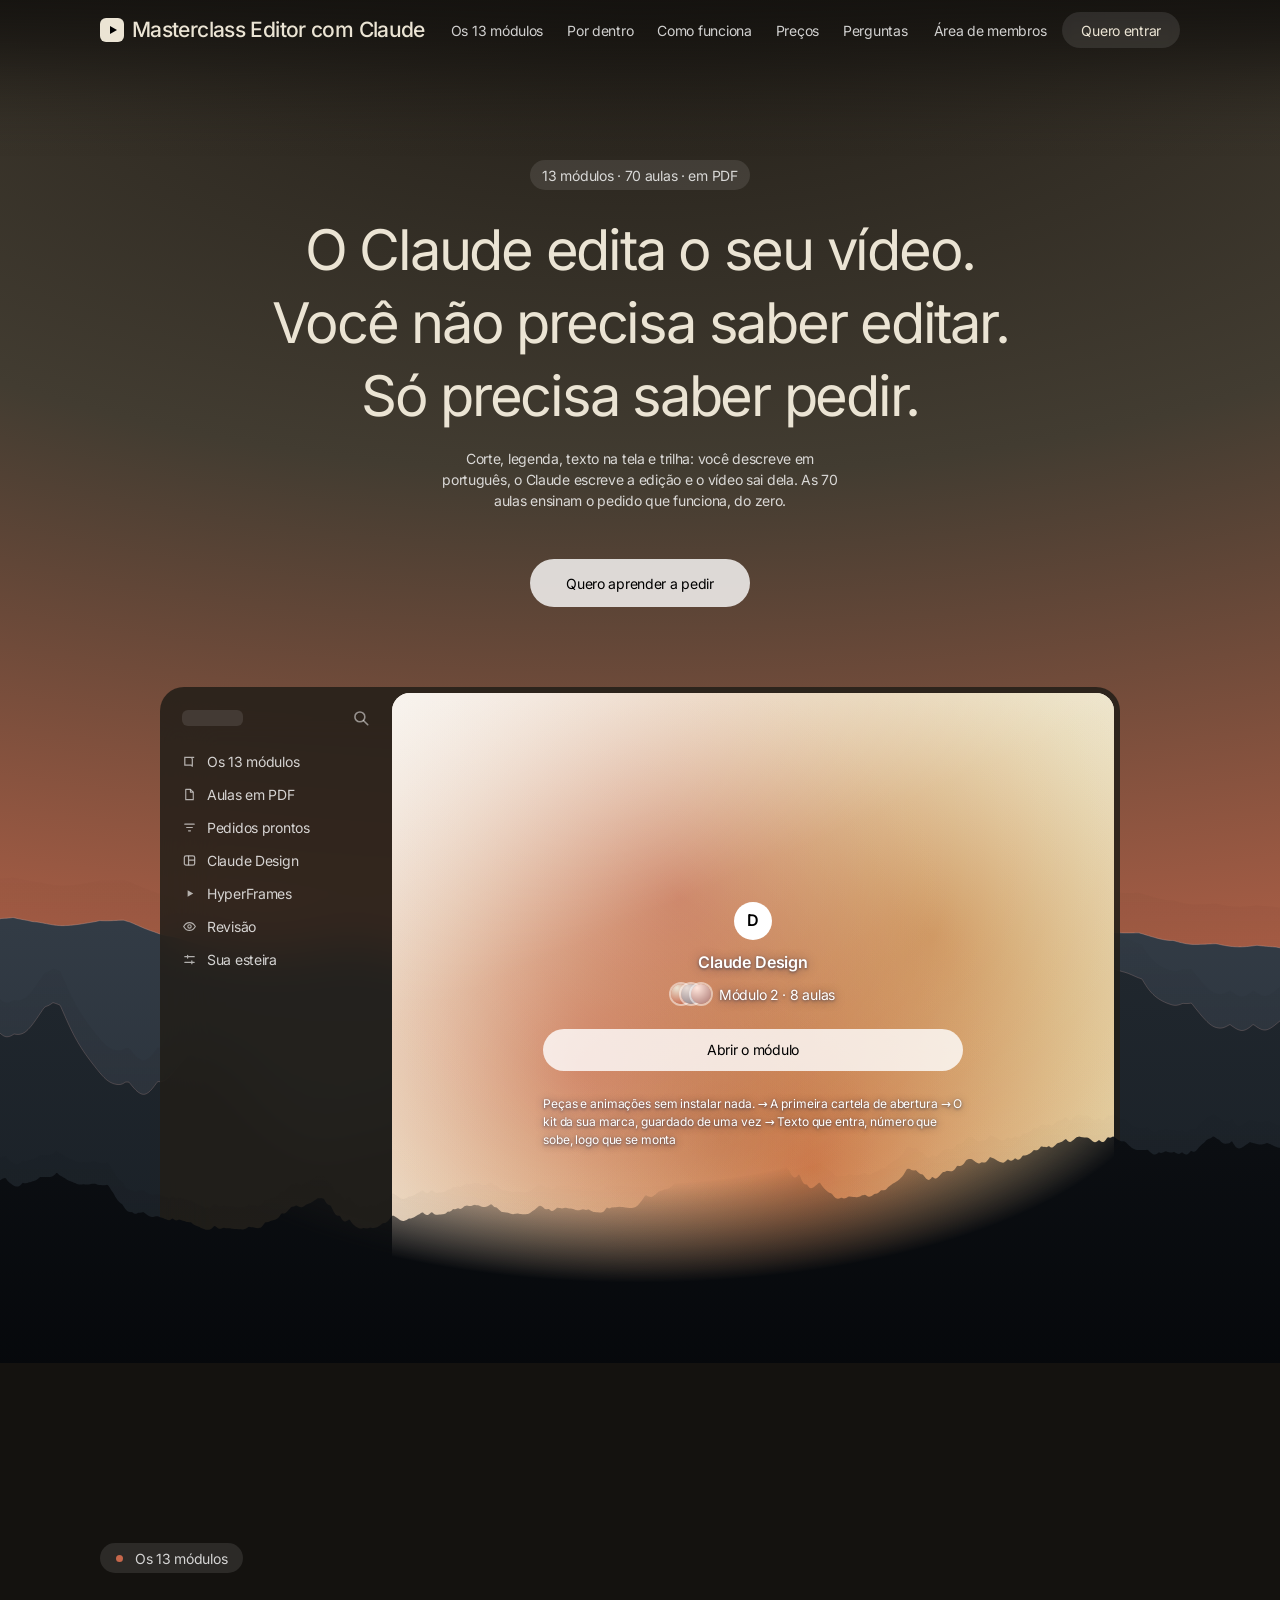
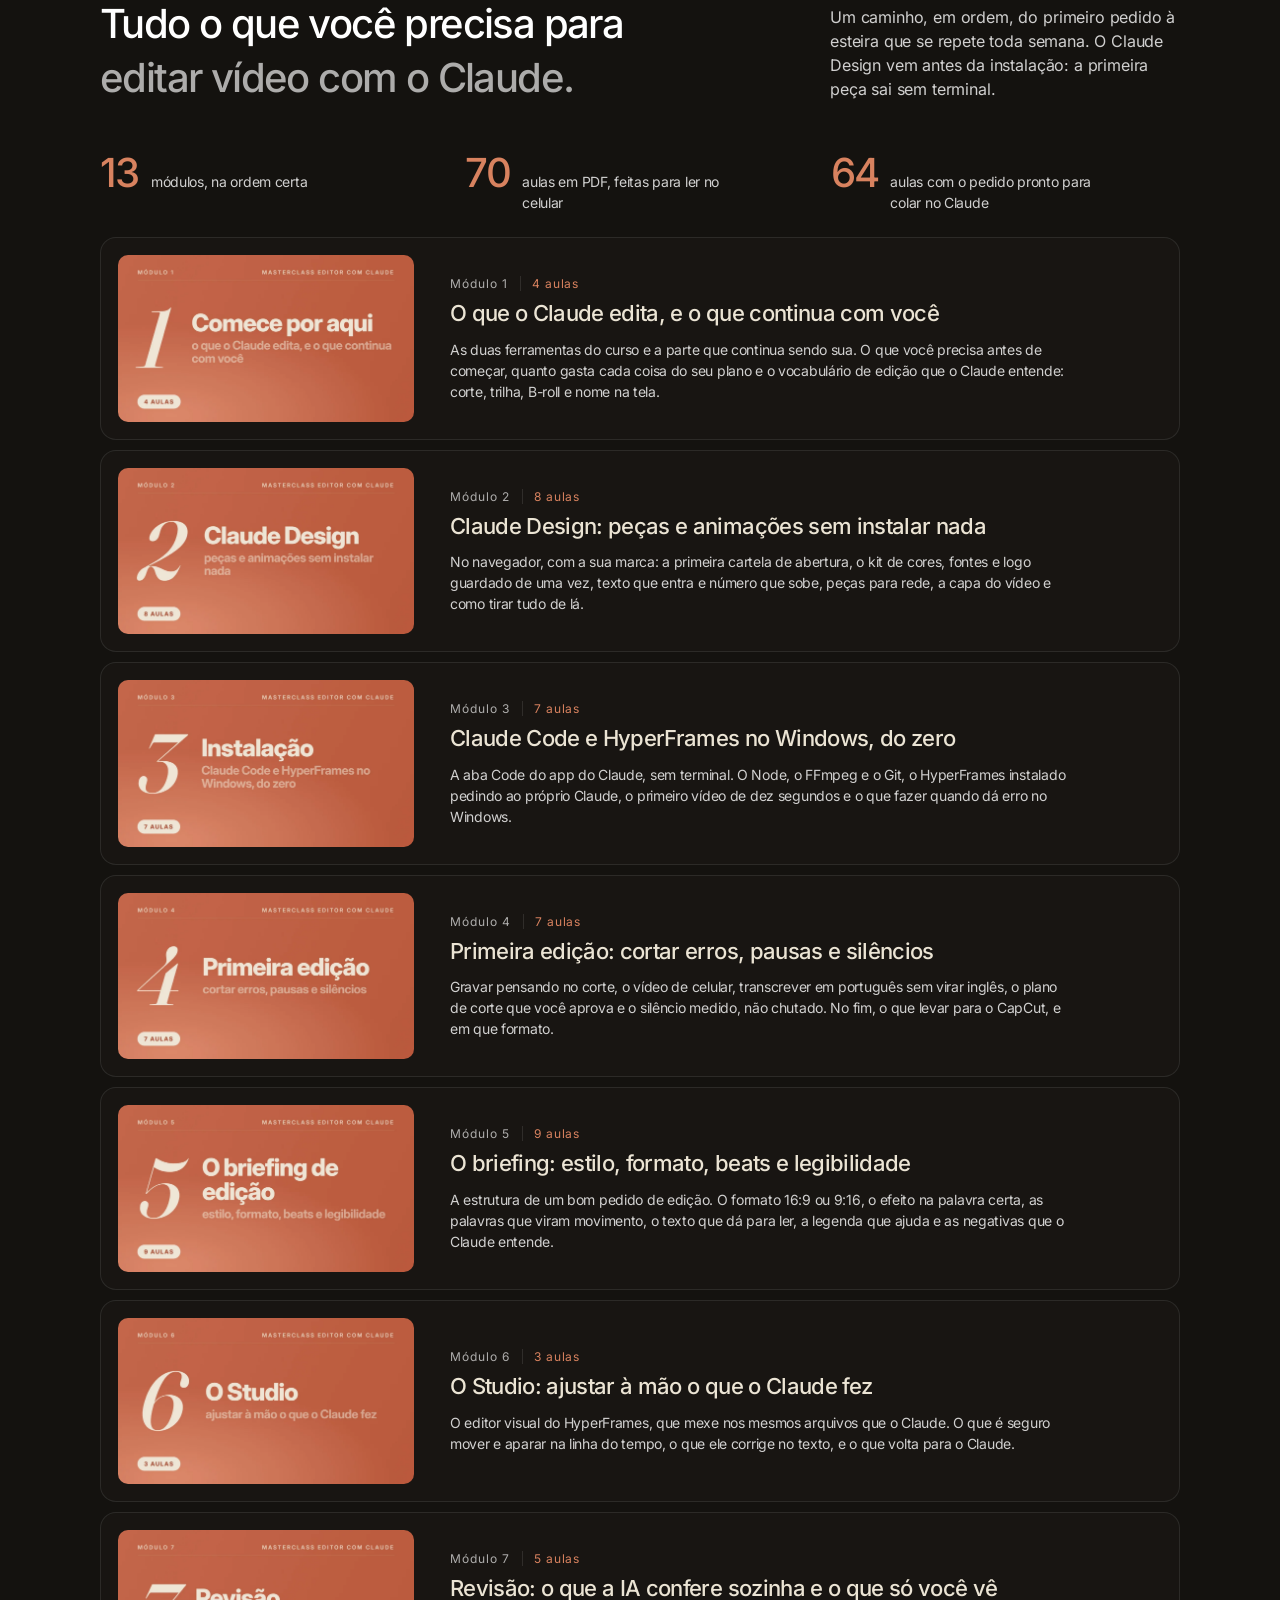
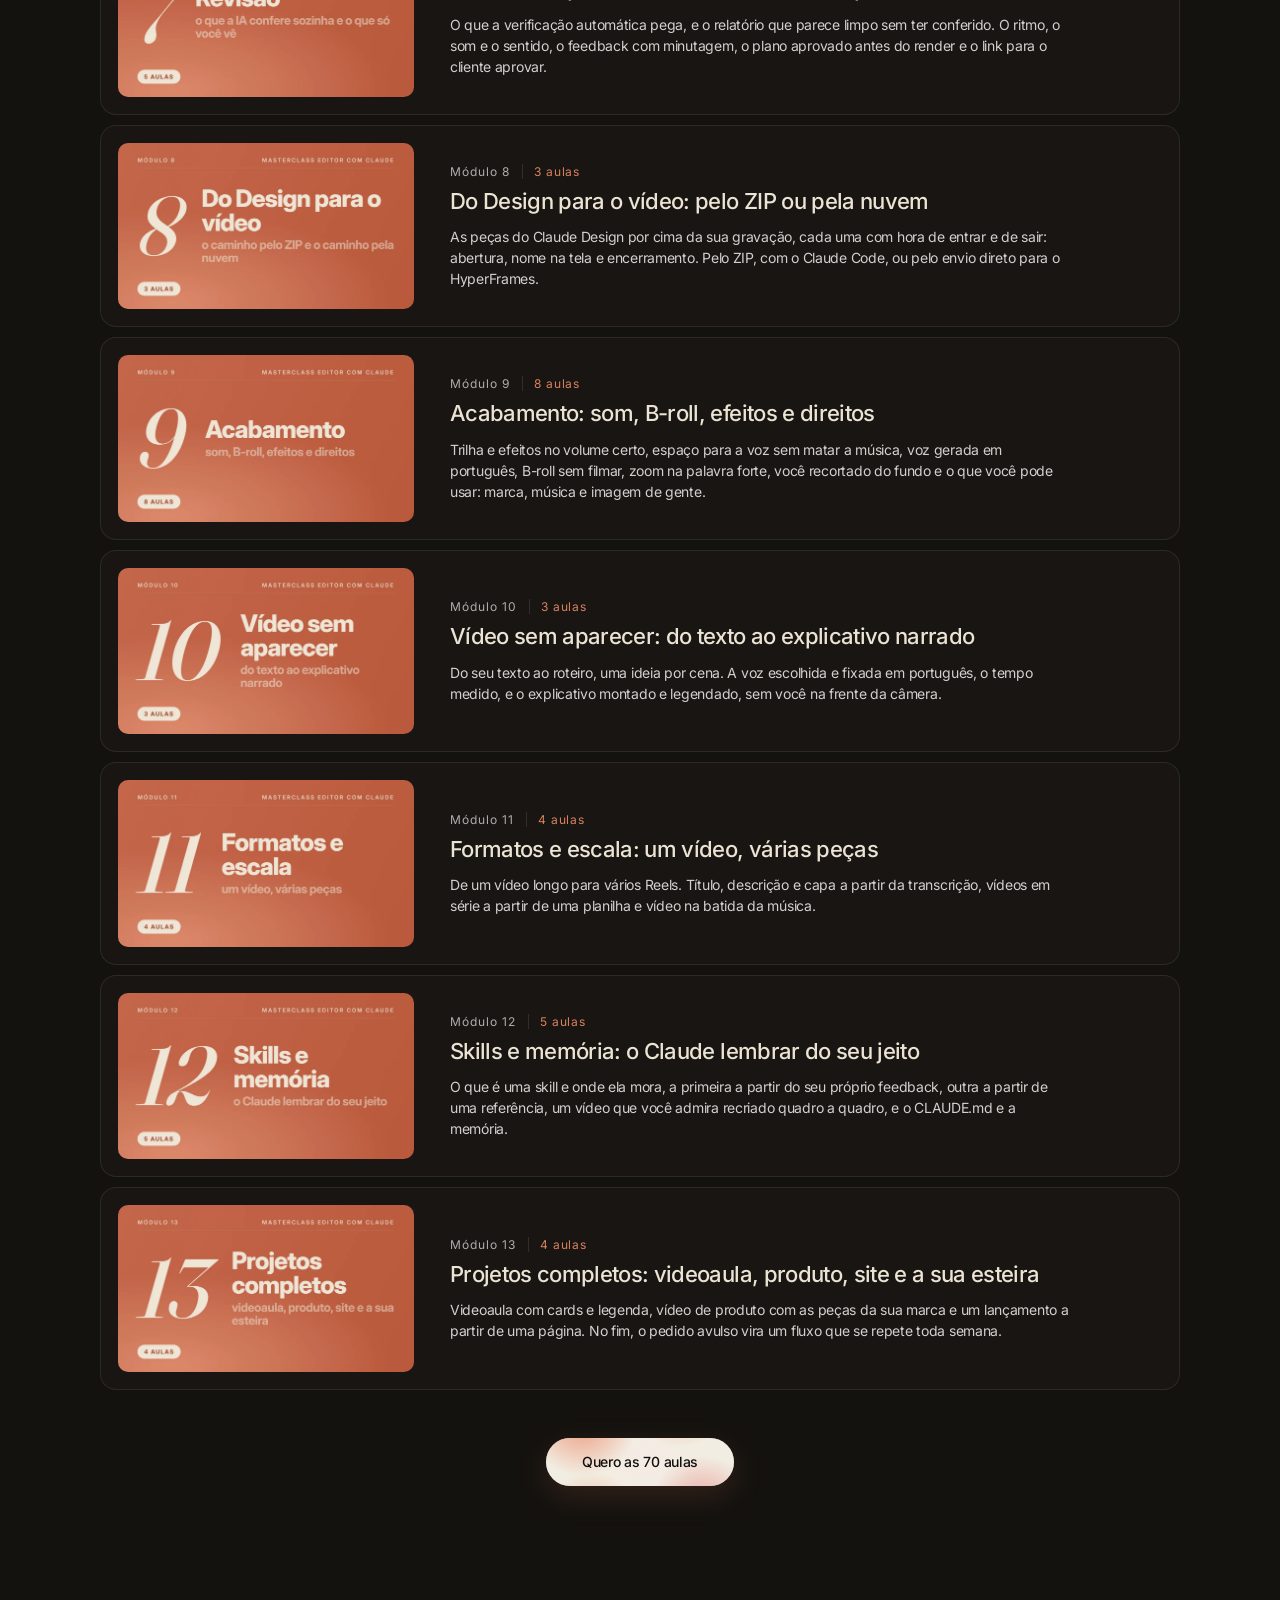
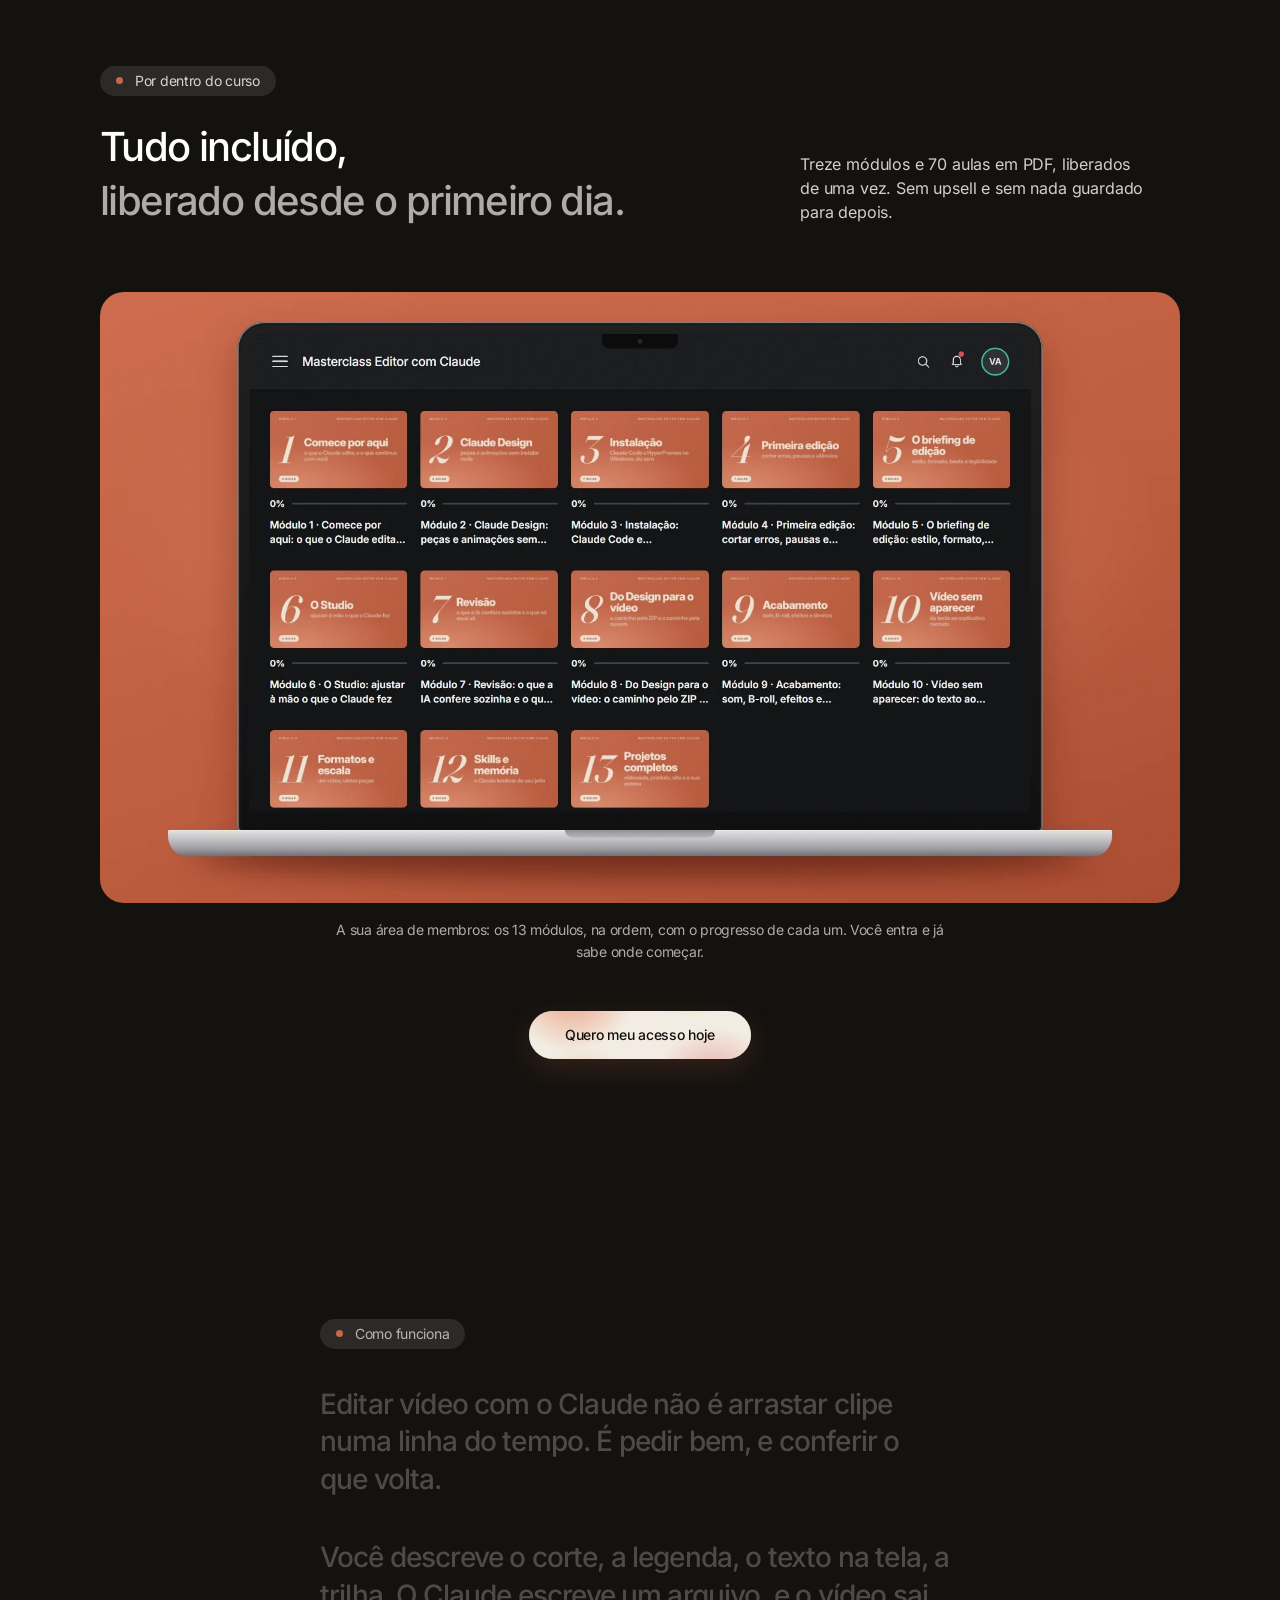
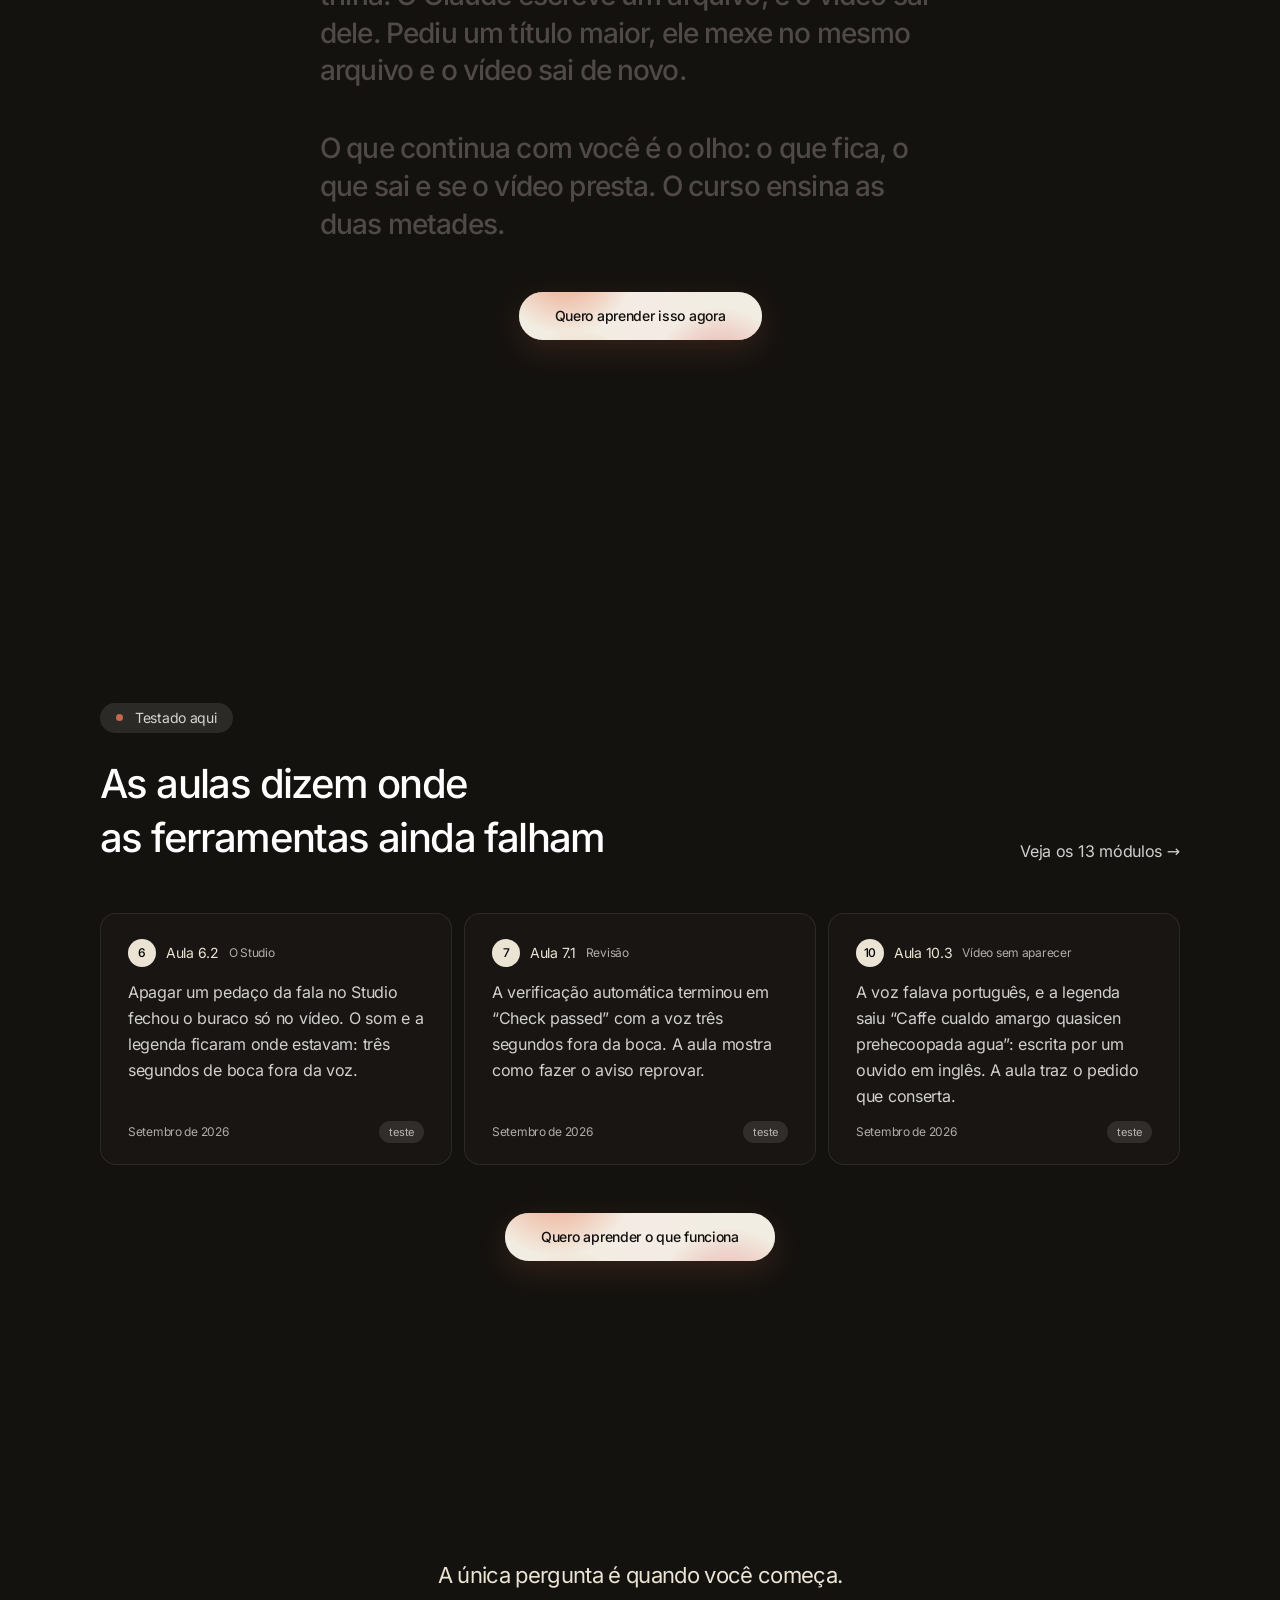
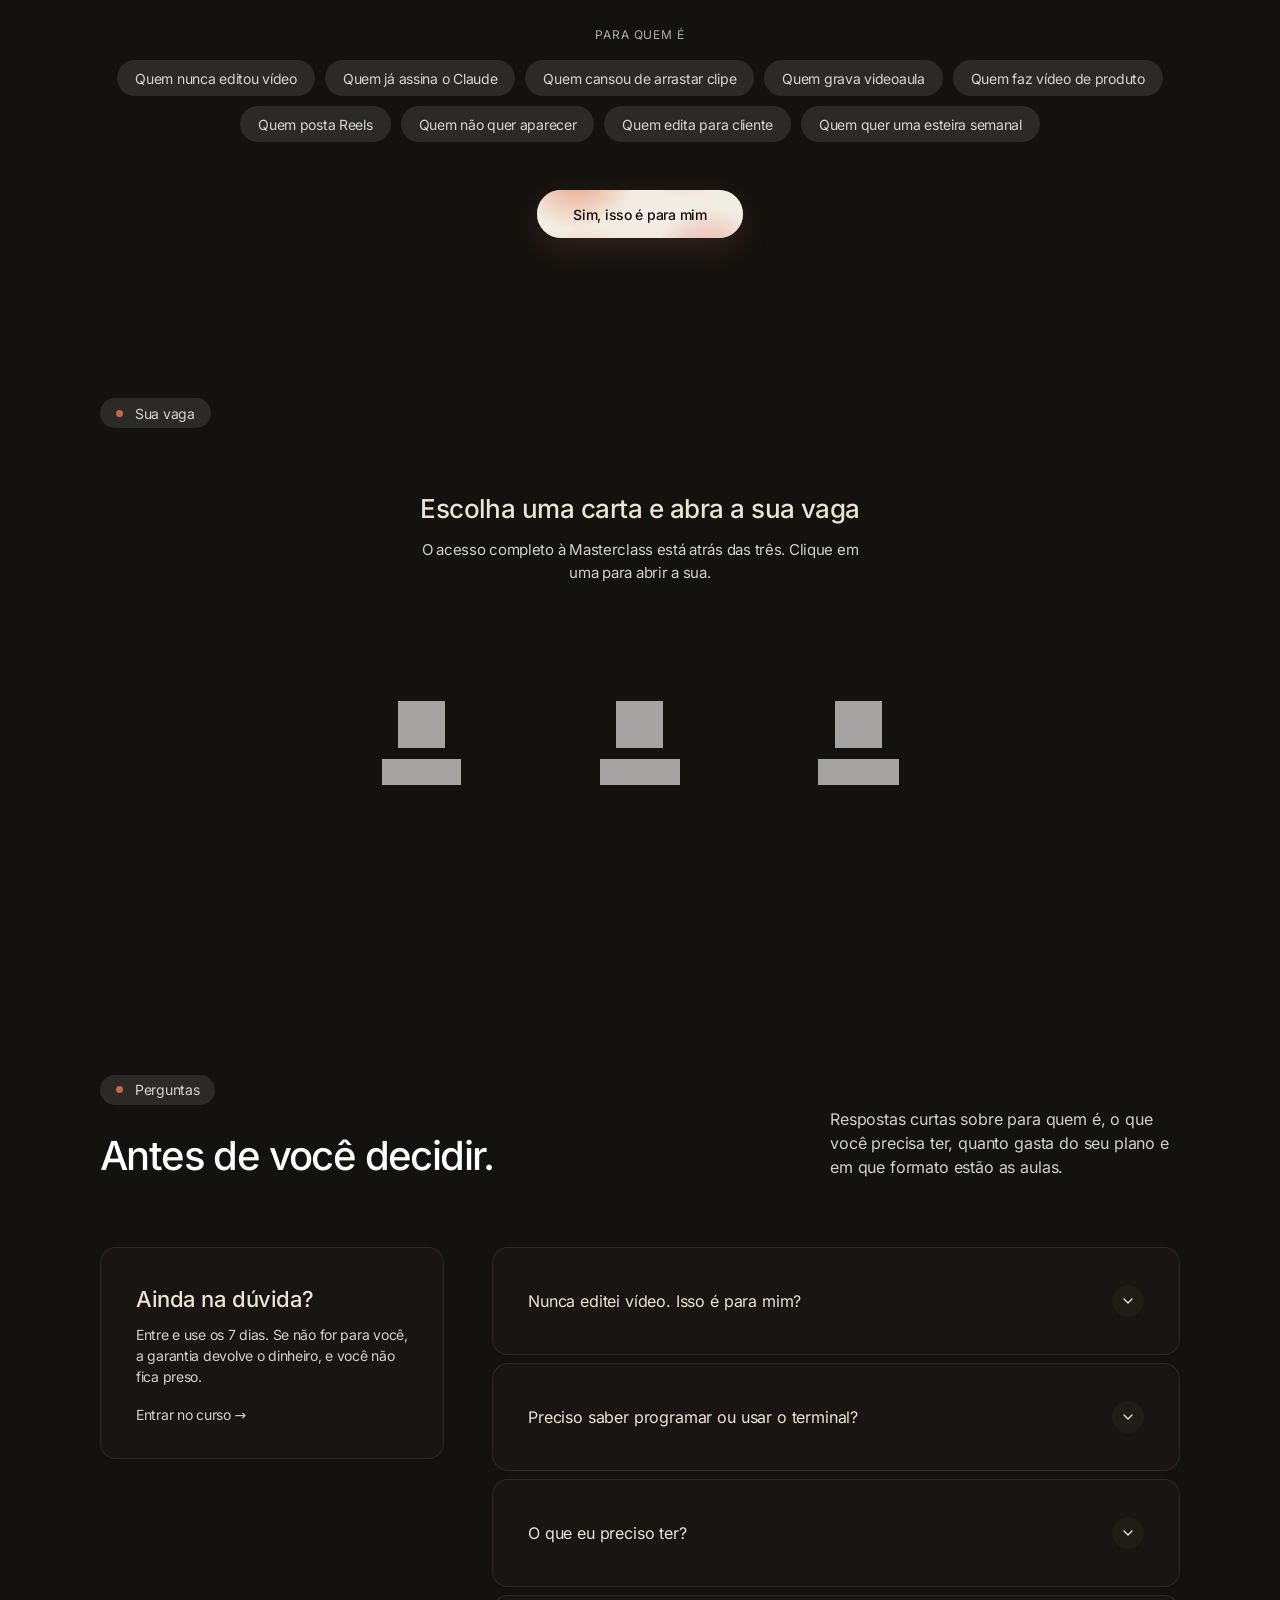
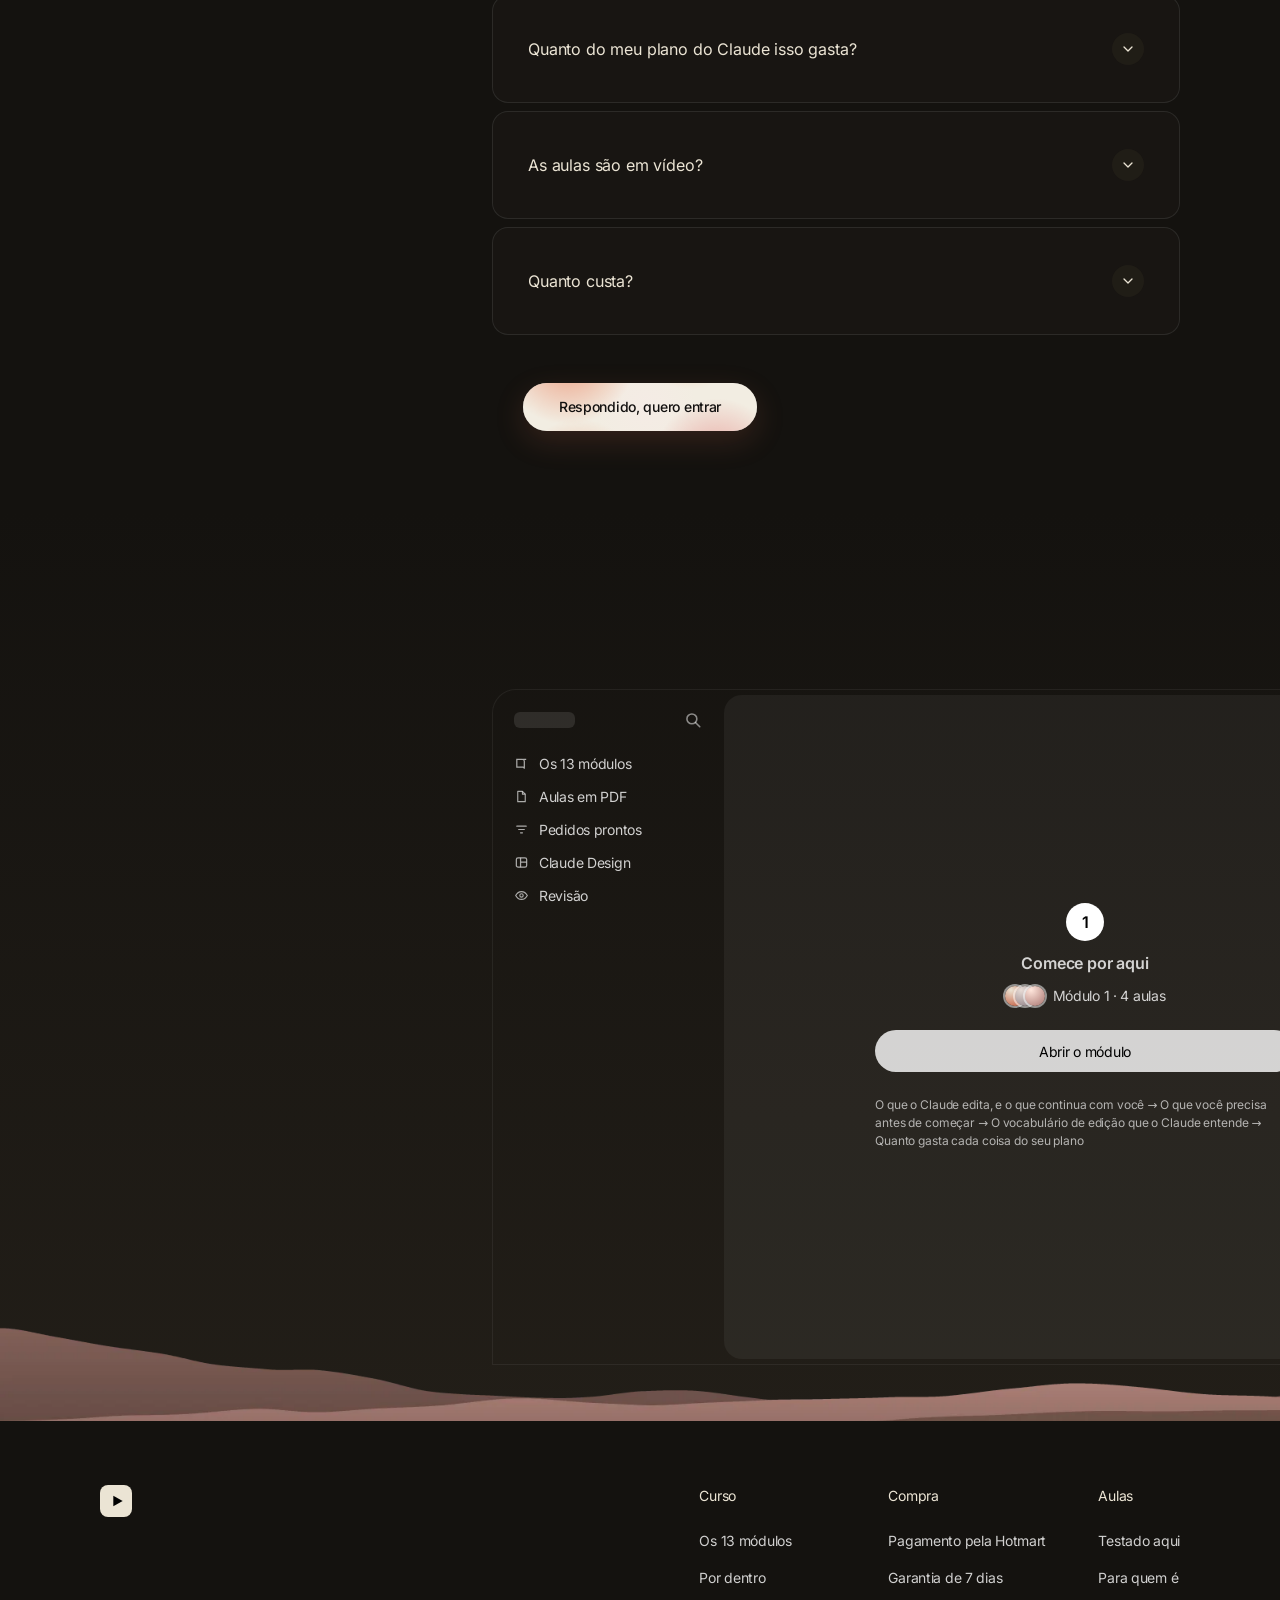
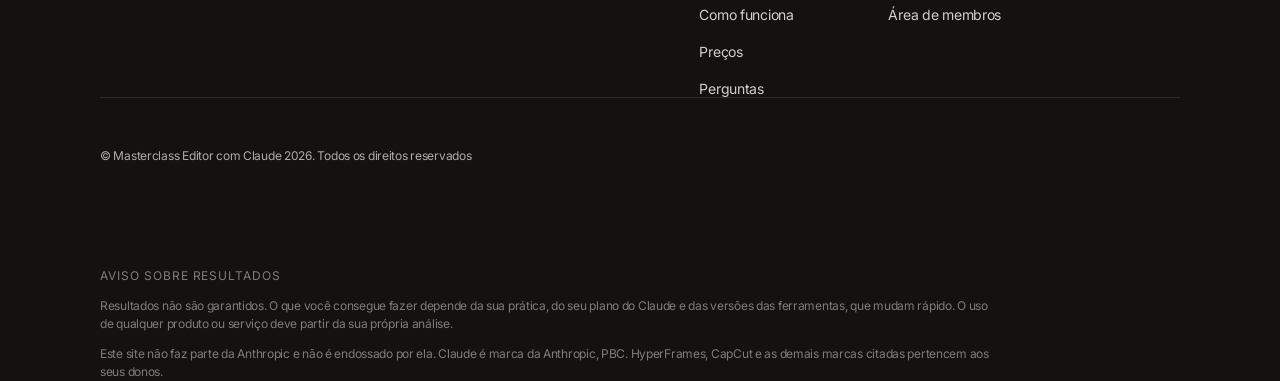
<file: index.html>
<!doctype html>
<html lang="pt-BR">
<head>
<meta charset="utf-8">
<meta name="viewport" content="width=device-width, initial-scale=1, viewport-fit=cover">
<title>Masterclass Editor com Claude: o Claude edita o seu vídeo, você só precisa saber pedir</title>
<meta name="description" content="Você não precisa saber editar: corte, legenda, texto na tela e trilha saem de um pedido em português, e o Claude escreve a edição. As 70 aulas da Masterclass Editor com Claude ensinam o pedido que funciona, do zero, com o Claude Code, o HyperFrames e o Claude Design. Pagamento único, com 7 dias de garantia.">
<meta name="color-scheme" content="dark">
<link rel="icon" href="data:image/svg+xml,<svg xmlns='http://www.w3.org/2000/svg' viewBox='0 0 32 32'><rect width='32' height='32' rx='8' fill='%23EBE4D4'/><path d='M13 10.5v11l9-5.5z' fill='%23000'/></svg>">
<link rel="stylesheet" href="assets/fonts.css">
<link rel="stylesheet" href="scrollcraft.css">
<link rel="stylesheet" href="style.css">
</head>
<body>

<!-- um conjunto de ícones, desenhado para esta página, usado com <use> -->
<svg width="0" height="0" style="position:absolute" aria-hidden="true" focusable="false">
  <defs>
    <symbol id="i-search" viewBox="0 0 16 16"><circle cx="7" cy="7" r="4.4" fill="none" stroke="currentColor" stroke-width="1.4"/><path d="M10.4 10.4 14 14" stroke="currentColor" stroke-width="1.4" stroke-linecap="round"/></symbol>
    <symbol id="i-grid" viewBox="0 0 16 16"><g fill="none" stroke="currentColor" stroke-width="1.3"><rect x="2" y="2" width="5" height="5" rx="1.4"/><rect x="9" y="2" width="5" height="5" rx="1.4"/><rect x="2" y="9" width="5" height="5" rx="1.4"/><rect x="9" y="9" width="5" height="5" rx="1.4"/></g></symbol>
    <symbol id="i-chat" viewBox="0 0 16 16"><path d="M13.5 8.2a5.3 5.3 0 0 1-5.5 5.3 6 6 0 0 1-2-.3L3 14l.9-2.6A5.2 5.2 0 0 1 2.5 8.2 5.3 5.3 0 0 1 8 3a5.3 5.3 0 0 1 5.5 5.2Z" fill="none" stroke="currentColor" stroke-width="1.3"/></symbol>
    <symbol id="i-chart" viewBox="0 0 16 16"><path d="M2 12.5 6 8l3 2.6L14 4" fill="none" stroke="currentColor" stroke-width="1.4" stroke-linecap="round" stroke-linejoin="round"/></symbol>
    <symbol id="i-book" viewBox="0 0 16 16"><path d="M3 3.5h6a2 2 0 0 1 2 2v8a1.6 1.6 0 0 0-1.6-1.6H3V3.5ZM13 3.5H9.8" fill="none" stroke="currentColor" stroke-width="1.3"/></symbol>
    <symbol id="i-cal" viewBox="0 0 16 16"><g fill="none" stroke="currentColor" stroke-width="1.3" stroke-linecap="round"><rect x="2.5" y="3.5" width="11" height="10" rx="2"/><path d="M2.5 6.5h11M5.5 2v3M10.5 2v3"/></g></symbol>
    <symbol id="i-users" viewBox="0 0 16 16"><g fill="none" stroke="currentColor" stroke-width="1.3" stroke-linecap="round"><circle cx="6" cy="6" r="2.4"/><path d="M2 13.2c0-2.1 1.8-3.4 4-3.4s4 1.3 4 3.4M11 4.2a2.2 2.2 0 0 1 0 4.2M12.6 13.2c0-1.5-.6-2.5-1.6-3.1"/></g></symbol>
    <symbol id="i-award" viewBox="0 0 16 16"><g fill="none" stroke="currentColor" stroke-width="1.3" stroke-linecap="round"><path d="M5 2.5h6v4a3 3 0 0 1-6 0v-4Z"/><path d="M6.5 13.5h3M8 9.5v4M11 3.5h2v1.2a2 2 0 0 1-2 2M5 3.5H3v1.2a2 2 0 0 0 2 2"/></g></symbol>
    <symbol id="i-folder" viewBox="0 0 16 16"><path d="M2.5 4.5a1 1 0 0 1 1-1h3l1.5 1.6h4.5a1 1 0 0 1 1 1v6.4a1 1 0 0 1-1 1h-9a1 1 0 0 1-1-1v-8Z" fill="none" stroke="currentColor" stroke-width="1.2"/></symbol>
    <symbol id="i-file" viewBox="0 0 16 16"><g fill="none" stroke="currentColor" stroke-width="1.2" stroke-linejoin="round"><path d="M4 2.5h5l3 3v8H4v-11Z"/><path d="M9 2.5v3h3"/></g></symbol>
    <symbol id="i-arrow-l" viewBox="0 0 20 20"><path d="M16 10H4m0 0 5-5m-5 5 5 5" fill="none" stroke="currentColor" stroke-width="1.5" stroke-linecap="round" stroke-linejoin="round"/></symbol>
    <symbol id="i-arrow-r" viewBox="0 0 20 20"><path d="M4 10h12m0 0-5-5m5 5-5 5" fill="none" stroke="currentColor" stroke-width="1.5" stroke-linecap="round" stroke-linejoin="round"/></symbol>
    <symbol id="i-chev" viewBox="0 0 16 16"><path d="m4 6 4 4 4-4" fill="none" stroke="currentColor" stroke-width="1.3" stroke-linecap="round" stroke-linejoin="round"/></symbol>
    <symbol id="i-check" viewBox="0 0 14 14"><path d="m3.4 7.2 2.4 2.4 4.8-5" fill="none" stroke="currentColor" stroke-width="1.5" stroke-linecap="round" stroke-linejoin="round"/></symbol>
    <symbol id="i-focus" viewBox="0 0 21 21"><path d="M10.5 3v4.5m0 6V18M3 10.5h4.5m6 0H18" fill="none" stroke="currentColor" stroke-width="1.2" stroke-linecap="round"/></symbol>
    <symbol id="i-bell" viewBox="0 0 16 16"><path d="M4.5 11V7.5a3.5 3.5 0 0 1 7 0V11l1 1.2h-9L4.5 11ZM6.8 13.6a1.3 1.3 0 0 0 2.4 0" fill="none" stroke="currentColor" stroke-width="1.2" stroke-linejoin="round"/></symbol>
    <symbol id="i-plus" viewBox="0 0 16 16"><path d="M8 3.5v9M3.5 8h9" fill="none" stroke="currentColor" stroke-width="1.3" stroke-linecap="round"/></symbol>
    <symbol id="i-sliders" viewBox="0 0 16 16"><path d="M3 5h10M3 11h10M6 3.5v3M10.5 9.5v3" fill="none" stroke="currentColor" stroke-width="1.3" stroke-linecap="round"/></symbol>
    <symbol id="i-layout" viewBox="0 0 16 16"><g fill="none" stroke="currentColor" stroke-width="1.3" stroke-linejoin="round"><rect x="2.5" y="3" width="11" height="10" rx="1.8"/><path d="M7 3v10M7 7.5h6.5"/></g></symbol>
    <symbol id="i-type" viewBox="0 0 16 16"><path d="M4 13 7.4 3.5h1.2L12 13M5.4 9.4h5.2M3.5 14.5h9" fill="none" stroke="currentColor" stroke-width="1.2" stroke-linecap="round" stroke-linejoin="round"/></symbol>
    <symbol id="i-image" viewBox="0 0 16 16"><g fill="none" stroke="currentColor" stroke-width="1.2" stroke-linejoin="round"><rect x="2.5" y="3" width="11" height="10" rx="1.6"/><circle cx="6" cy="6.5" r="1.1"/><path d="m3 11.5 3.2-3 2.6 2.4 1.7-1.5 2.7 2.4"/></g></symbol>
    <symbol id="i-list" viewBox="0 0 16 16"><path d="M3 4.5h10M5 8h6M7 11.5h2" fill="none" stroke="currentColor" stroke-width="1.3" stroke-linecap="round"/></symbol>
    <symbol id="i-send" viewBox="0 0 16 16"><path d="M8 12.5v-9m0 0L4.5 7M8 3.5 11.5 7" fill="none" stroke="currentColor" stroke-width="1.5" stroke-linecap="round" stroke-linejoin="round"/></symbol>
    <symbol id="i-copy" viewBox="0 0 16 16"><g fill="none" stroke="currentColor" stroke-width="1.2"><rect x="5.5" y="5.5" width="8" height="8" rx="1.6"/><path d="M10.5 5.5V4a1.5 1.5 0 0 0-1.5-1.5H4A1.5 1.5 0 0 0 2.5 4v5A1.5 1.5 0 0 0 4 10.5h1.5"/></g></symbol>
    <symbol id="i-clock" viewBox="0 0 16 16"><g fill="none" stroke="currentColor" stroke-width="1.2" stroke-linecap="round"><circle cx="8" cy="8" r="5.5"/><path d="M8 5v3.2l2 1.3"/></g></symbol>
    <symbol id="i-link" viewBox="0 0 16 16"><path d="M7 9a2.5 2.5 0 0 0 3.6 0l2-2A2.5 2.5 0 0 0 9 3.4l-.8.8M9 7a2.5 2.5 0 0 0-3.6 0l-2 2A2.5 2.5 0 0 0 7 12.6l.8-.8" fill="none" stroke="currentColor" stroke-width="1.2" stroke-linecap="round"/></symbol>
    <symbol id="i-quote" viewBox="0 0 16 16"><path d="M3.5 11.5c0-3 .8-5 3-6.5M9.5 11.5c0-3 .8-5 3-6.5M3.5 11.5h2.5V9H3.5M9.5 11.5H12V9H9.5" fill="none" stroke="currentColor" stroke-width="1.2" stroke-linecap="round" stroke-linejoin="round"/></symbol>
    <symbol id="i-heading" viewBox="0 0 16 16"><path d="M4 3.5v9M12 3.5v9M4 8h8" fill="none" stroke="currentColor" stroke-width="1.4" stroke-linecap="round"/></symbol>
    <symbol id="i-split" viewBox="0 0 16 16"><g fill="none" stroke="currentColor" stroke-width="1.2" stroke-linejoin="round"><rect x="2" y="3.5" width="12" height="9" rx="1.6"/><path d="M8 3.5v9"/></g></symbol>
    <symbol id="i-rows" viewBox="0 0 16 16"><path d="M3 5h4M3 8h7M3 11h10" fill="none" stroke="currentColor" stroke-width="1.3" stroke-linecap="round"/></symbol>
    <symbol id="i-minus" viewBox="0 0 16 16"><path d="M3.5 8h9" fill="none" stroke="currentColor" stroke-width="1.4" stroke-linecap="round"/></symbol>
    <symbol id="i-lock" viewBox="0 0 16 16"><g fill="none" stroke="currentColor" stroke-width="1.2"><rect x="3.5" y="7" width="9" height="6.5" rx="1.6"/><path d="M5.5 7V5.5a2.5 2.5 0 0 1 5 0V7"/></g></symbol>
    <symbol id="i-eye" viewBox="0 0 16 16"><g fill="none" stroke="currentColor" stroke-width="1.2"><path d="M1.8 8S4 3.8 8 3.8 14.2 8 14.2 8 12 12.2 8 12.2 1.8 8 1.8 8Z"/><circle cx="8" cy="8" r="1.8"/></g></symbol>
    <symbol id="i-play" viewBox="0 0 16 16"><path d="M6 4.5v7l6-3.5z" fill="currentColor"/></symbol>
    <symbol id="i-x" viewBox="0 0 16 16"><path d="m4.5 4.5 7 7m0-7-7 7" fill="none" stroke="currentColor" stroke-width="1.5" stroke-linecap="round"/></symbol>
    <symbol id="i-heart" viewBox="0 0 16 16"><path d="M8 13.5S2.5 10.2 2.5 6.6A2.9 2.9 0 0 1 8 5.2a2.9 2.9 0 0 1 5.5 1.4c0 3.6-5.5 6.9-5.5 6.9z" fill="currentColor"/></symbol>
  </defs>
</svg>

<a class="f-skip" href="#modules">Pular para o conteúdo</a>

<!-- ═══════════ TOPO ═══════════ -->
<header class="nav" id="nav">
  <div class="nav__bar">
    <a class="nav__mark" href="#top" aria-label="Masterclass Editor com Claude, voltar ao topo">
      <span class="nav__glyph" aria-hidden="true">
        <svg viewBox="0 0 24 24" fill="none"><rect width="24" height="24" rx="6" fill="#EBE4D4"/><path d="M10 8v8l7-4z" fill="#000"/></svg>
      </span>
      <span>Masterclass Editor com Claude</span>
    </a>
    <nav class="nav__links" aria-label="Principal">
      <a href="#modules">Os 13 módulos</a>
      <a href="#features">Por dentro</a>
      <a href="#about">Como funciona</a>
      <a href="#pricing">Preços</a>
      <a href="#faq">Perguntas</a>
    </nav>
    <div class="nav__actions">
      <a class="nav__login" href="https://hotmart.com/pt-br/club/masterclass-editor-com-claude">Área de membros</a>
      <a class="btn btn--glass nav__cta" href="#pricing">Quero entrar</a>
      <button class="nav__burger" type="button" aria-label="Abrir menu" aria-expanded="false" aria-controls="navPanel">
        <svg viewBox="0 0 24 24" fill="none" aria-hidden="true"><path class="nav__burger-a" d="M4 9h16" stroke="currentColor" stroke-width="1.6" stroke-linecap="round"/><path class="nav__burger-b" d="M4 15h16" stroke="currentColor" stroke-width="1.6" stroke-linecap="round"/></svg>
      </button>
    </div>
  </div>
  <div class="nav__panel" id="navPanel" hidden>
    <nav aria-label="Menu">
      <a href="#modules">Os 13 módulos</a>
      <a href="#features">Por dentro</a>
      <a href="#about">Como funciona</a>
      <a href="#pricing">Preços</a>
      <a href="#faq">Perguntas</a>
    </nav>
    <a class="btn btn--glass" href="#pricing">Quero entrar</a>
  </div>
</header>

<main>

  <!-- ═══════════ TOPO DA PÁGINA ═══════════ -->
  <section id="top" class="hero-act" data-sc-act="flow">
    <div class="hero">

      <div class="hero__sky" aria-hidden="true"></div>

      <div class="ridge ridge--far" aria-hidden="true"><canvas id="ridgeFar"></canvas></div>
      <div class="ridge ridge--mid" aria-hidden="true"><canvas id="ridgeMid"></canvas></div>
      <div class="ridge ridge--near" aria-hidden="true"><canvas id="ridgeNear"></canvas></div>

      <div class="hero__copy" data-sc-cue="0 1 0 0">
        <span class="pill pill--plain">13 módulos &middot; 70 aulas &middot; em PDF</span>
        <!-- os espaços depois de cada <br> importam: no celular as quebras
             somem e as palavras precisam manter o espaço -->
        <h1 class="t-hero">O Claude edita o seu vídeo.<br> Você não precisa saber editar.<br> Só precisa saber pedir.</h1>
        <p class="hero__sub">Corte, legenda, texto na tela e trilha: você descreve em português, o
          Claude escreve a edição e o vídeo sai dela. As 70 aulas ensinam o pedido que funciona, do
          zero.</p>
        <a class="btn btn--solid btn--lg" href="#pricing">Quero aprender a pedir</a>
      </div>

      <!-- o painel de membro: uma ilustração, escondida de leitores de tela -->
      <div class="app app--hero" aria-hidden="true">
        <div class="app__side">
          <div class="app__search"><i></i><svg><use href="#i-search"/></svg></div>
          <ul class="app__nav">
            <li aria-current="true"><svg><use href="#i-book"/></svg>Os 13 módulos</li>
            <li><svg><use href="#i-file"/></svg>Aulas em PDF</li>
            <li><svg><use href="#i-list"/></svg>Pedidos prontos</li>
            <li><svg><use href="#i-layout"/></svg>Claude Design</li>
            <li><svg><use href="#i-play"/></svg>HyperFrames</li>
            <li><svg><use href="#i-eye"/></svg>Revisão</li>
            <li><svg><use href="#i-sliders"/></svg>Sua esteira</li>
          </ul>
        </div>

        <div class="app__main">
          <canvas class="app__mesh" id="mesh"></canvas>
          <!-- quatro módulos, um por vez -->
          <div class="rotor" data-rotor>
            <div class="preview is-on" data-tint="0">
              <span class="preview__av">D</span>
              <p class="preview__name">Claude Design</p>
              <p class="preview__meta"><span class="preview__faces"><i></i><i></i><i></i></span>Módulo 2 &middot; 8 aulas</p>
              <a class="preview__cta" href="#pricing" tabindex="-1">Abrir o módulo</a>
              <p class="preview__desc">Peças e animações sem instalar nada. &rarr; A primeira cartela de abertura &rarr; O kit da sua marca, guardado de uma vez &rarr; Texto que entra, número que sobe, logo que se monta</p>
            </div>
            <div class="preview" data-tint="10">
              <span class="preview__av">P</span>
              <p class="preview__name">Primeira edição</p>
              <p class="preview__meta"><span class="preview__faces"><i></i><i></i><i></i></span>Módulo 4 &middot; 7 aulas</p>
              <a class="preview__cta" href="#pricing" tabindex="-1">Abrir o módulo</a>
              <p class="preview__desc">Cortar erros, pausas e silêncios. &rarr; Transcrever em português sem virar inglês &rarr; O plano de corte que você aprova &rarr; O silêncio medido, não chutado</p>
            </div>
            <div class="preview" data-tint="-18">
              <span class="preview__av">B</span>
              <p class="preview__name">O briefing de edição</p>
              <p class="preview__meta"><span class="preview__faces"><i></i><i></i><i></i></span>Módulo 5 &middot; 9 aulas</p>
              <a class="preview__cta" href="#pricing" tabindex="-1">Abrir o módulo</a>
              <p class="preview__desc">Estilo, formato, beats e legibilidade. &rarr; O efeito na palavra certa &rarr; As palavras que viram movimento &rarr; Texto na tela que dá para ler</p>
            </div>
            <div class="preview" data-tint="-9">
              <span class="preview__av">R</span>
              <p class="preview__name">Revisão</p>
              <p class="preview__meta"><span class="preview__faces"><i></i><i></i><i></i></span>Módulo 7 &middot; 5 aulas</p>
              <a class="preview__cta" href="#pricing" tabindex="-1">Abrir o módulo</a>
              <p class="preview__desc">O que a IA confere sozinha e o que só você vê. &rarr; O relatório que parece limpo sem ter conferido &rarr; Feedback com minutagem &rarr; O link para o cliente aprovar</p>
            </div>
          </div>
        </div>
      </div>

    </div>
  </section>

  <!-- ═══════════ OS 13 MÓDULOS ═══════════ -->
  <section id="modules" class="phases" data-sc-act="flow">
    <div class="shell">
      <div class="head">
        <div class="head__main" data-sc-in>
          <span class="pill"><i aria-hidden="true"></i>Os 13 módulos</span>
          <h2 class="t-xl">Tudo o que você precisa para<br class="br-d"> <span class="t-dim">editar vídeo com o Claude.</span></h2>
        </div>
        <p class="head__aside" data-sc-in>Um caminho, em ordem, do primeiro pedido à esteira que se
          repete toda semana. O Claude Design vem antes da instalação: a primeira peça sai sem
          terminal.</p>
      </div>

      <ul class="mods__stats" data-sc-in data-sc-stagger="60">
        <li><b>13</b><span>módulos, na ordem certa</span></li>
        <li><b>70</b><span>aulas em PDF, feitas para ler no celular</span></li>
        <li><b>64</b><span>aulas com o pedido pronto para colar no Claude</span></li>
      </ul>

      <ol class="mods" data-sc-in data-sc-stagger="40">
        <li class="mod rim">
          <img class="mod__cover" src="assets/modulo1.webp" alt="Capa do módulo 1, Comece por aqui" width="1200" height="675" decoding="async" loading="lazy">
          <div class="mod__text">
            <p class="mod__n">Módulo 1<span class="mod__meta">4 aulas</span></p>
            <h3 class="mod__h">O que o Claude edita, e o que continua com você</h3>
            <p class="mod__p">As duas ferramentas do curso e a parte que continua sendo sua. O que você precisa antes de começar, quanto gasta cada coisa do seu plano e o vocabulário de edição que o Claude entende: corte, trilha, B-roll e nome na tela.</p>
          </div>
        </li>
        <li class="mod rim">
          <img class="mod__cover" src="assets/modulo2.webp" alt="Capa do módulo 2, Claude Design" width="1200" height="675" decoding="async" loading="lazy">
          <div class="mod__text">
            <p class="mod__n">Módulo 2<span class="mod__meta">8 aulas</span></p>
            <h3 class="mod__h">Claude Design: peças e animações sem instalar nada</h3>
            <p class="mod__p">No navegador, com a sua marca: a primeira cartela de abertura, o kit de cores, fontes e logo guardado de uma vez, texto que entra e número que sobe, peças para rede, a capa do vídeo e como tirar tudo de lá.</p>
          </div>
        </li>
        <li class="mod rim">
          <img class="mod__cover" src="assets/modulo3.webp" alt="Capa do módulo 3, Instalação" width="1200" height="675" decoding="async" loading="lazy">
          <div class="mod__text">
            <p class="mod__n">Módulo 3<span class="mod__meta">7 aulas</span></p>
            <h3 class="mod__h">Claude Code e HyperFrames no Windows, do zero</h3>
            <p class="mod__p">A aba Code do app do Claude, sem terminal. O Node, o FFmpeg e o Git, o HyperFrames instalado pedindo ao próprio Claude, o primeiro vídeo de dez segundos e o que fazer quando dá erro no Windows.</p>
          </div>
        </li>
        <li class="mod rim">
          <img class="mod__cover" src="assets/modulo4.webp" alt="Capa do módulo 4, Primeira edição" width="1200" height="675" decoding="async" loading="lazy">
          <div class="mod__text">
            <p class="mod__n">Módulo 4<span class="mod__meta">7 aulas</span></p>
            <h3 class="mod__h">Primeira edição: cortar erros, pausas e silêncios</h3>
            <p class="mod__p">Gravar pensando no corte, o vídeo de celular, transcrever em português sem virar inglês, o plano de corte que você aprova e o silêncio medido, não chutado. No fim, o que levar para o CapCut, e em que formato.</p>
          </div>
        </li>
        <li class="mod rim">
          <img class="mod__cover" src="assets/modulo5.webp" alt="Capa do módulo 5, O briefing de edição" width="1200" height="675" decoding="async" loading="lazy">
          <div class="mod__text">
            <p class="mod__n">Módulo 5<span class="mod__meta">9 aulas</span></p>
            <h3 class="mod__h">O briefing: estilo, formato, beats e legibilidade</h3>
            <p class="mod__p">A estrutura de um bom pedido de edição. O formato 16:9 ou 9:16, o efeito na palavra certa, as palavras que viram movimento, o texto que dá para ler, a legenda que ajuda e as negativas que o Claude entende.</p>
          </div>
        </li>
        <li class="mod rim">
          <img class="mod__cover" src="assets/modulo6.webp" alt="Capa do módulo 6, O Studio" width="1200" height="675" decoding="async" loading="lazy">
          <div class="mod__text">
            <p class="mod__n">Módulo 6<span class="mod__meta">3 aulas</span></p>
            <h3 class="mod__h">O Studio: ajustar à mão o que o Claude fez</h3>
            <p class="mod__p">O editor visual do HyperFrames, que mexe nos mesmos arquivos que o Claude. O que é seguro mover e aparar na linha do tempo, o que ele corrige no texto, e o que volta para o Claude.</p>
          </div>
        </li>
        <li class="mod rim">
          <img class="mod__cover" src="assets/modulo7.webp" alt="Capa do módulo 7, Revisão" width="1200" height="675" decoding="async" loading="lazy">
          <div class="mod__text">
            <p class="mod__n">Módulo 7<span class="mod__meta">5 aulas</span></p>
            <h3 class="mod__h">Revisão: o que a IA confere sozinha e o que só você vê</h3>
            <p class="mod__p">O que a verificação automática pega, e o relatório que parece limpo sem ter conferido. O ritmo, o som e o sentido, o feedback com minutagem, o plano aprovado antes do render e o link para o cliente aprovar.</p>
          </div>
        </li>
        <li class="mod rim">
          <img class="mod__cover" src="assets/modulo8.webp" alt="Capa do módulo 8, Do Design para o vídeo" width="1200" height="675" decoding="async" loading="lazy">
          <div class="mod__text">
            <p class="mod__n">Módulo 8<span class="mod__meta">3 aulas</span></p>
            <h3 class="mod__h">Do Design para o vídeo: pelo ZIP ou pela nuvem</h3>
            <p class="mod__p">As peças do Claude Design por cima da sua gravação, cada uma com hora de entrar e de sair: abertura, nome na tela e encerramento. Pelo ZIP, com o Claude Code, ou pelo envio direto para o HyperFrames.</p>
          </div>
        </li>
        <li class="mod rim">
          <img class="mod__cover" src="assets/modulo9.webp" alt="Capa do módulo 9, Acabamento" width="1200" height="675" decoding="async" loading="lazy">
          <div class="mod__text">
            <p class="mod__n">Módulo 9<span class="mod__meta">8 aulas</span></p>
            <h3 class="mod__h">Acabamento: som, B-roll, efeitos e direitos</h3>
            <p class="mod__p">Trilha e efeitos no volume certo, espaço para a voz sem matar a música, voz gerada em português, B-roll sem filmar, zoom na palavra forte, você recortado do fundo e o que você pode usar: marca, música e imagem de gente.</p>
          </div>
        </li>
        <li class="mod rim">
          <img class="mod__cover" src="assets/modulo10.webp" alt="Capa do módulo 10, Vídeo sem aparecer" width="1200" height="675" decoding="async" loading="lazy">
          <div class="mod__text">
            <p class="mod__n">Módulo 10<span class="mod__meta">3 aulas</span></p>
            <h3 class="mod__h">Vídeo sem aparecer: do texto ao explicativo narrado</h3>
            <p class="mod__p">Do seu texto ao roteiro, uma ideia por cena. A voz escolhida e fixada em português, o tempo medido, e o explicativo montado e legendado, sem você na frente da câmera.</p>
          </div>
        </li>
        <li class="mod rim">
          <img class="mod__cover" src="assets/modulo11.webp" alt="Capa do módulo 11, Formatos e escala" width="1200" height="675" decoding="async" loading="lazy">
          <div class="mod__text">
            <p class="mod__n">Módulo 11<span class="mod__meta">4 aulas</span></p>
            <h3 class="mod__h">Formatos e escala: um vídeo, várias peças</h3>
            <p class="mod__p">De um vídeo longo para vários Reels. Título, descrição e capa a partir da transcrição, vídeos em série a partir de uma planilha e vídeo na batida da música.</p>
          </div>
        </li>
        <li class="mod rim">
          <img class="mod__cover" src="assets/modulo12.webp" alt="Capa do módulo 12, Skills e memória" width="1200" height="675" decoding="async" loading="lazy">
          <div class="mod__text">
            <p class="mod__n">Módulo 12<span class="mod__meta">5 aulas</span></p>
            <h3 class="mod__h">Skills e memória: o Claude lembrar do seu jeito</h3>
            <p class="mod__p">O que é uma skill e onde ela mora, a primeira a partir do seu próprio feedback, outra a partir de uma referência, um vídeo que você admira recriado quadro a quadro, e o CLAUDE.md e a memória.</p>
          </div>
        </li>
        <li class="mod rim">
          <img class="mod__cover" src="assets/modulo13.webp" alt="Capa do módulo 13, Projetos completos" width="1200" height="675" decoding="async" loading="lazy">
          <div class="mod__text">
            <p class="mod__n">Módulo 13<span class="mod__meta">4 aulas</span></p>
            <h3 class="mod__h">Projetos completos: videoaula, produto, site e a sua esteira</h3>
            <p class="mod__p">Videoaula com cards e legenda, vídeo de produto com as peças da sua marca e um lançamento a partir de uma página. No fim, o pedido avulso vira um fluxo que se repete toda semana.</p>
          </div>
        </li>
      </ol>

      <div class="phases__cta cta-band" data-sc-in>
        <a class="btn btn--lg btn--mesh" href="#pricing">Quero as 70 aulas</a>
      </div>
    </div>
  </section>

  <!-- ═══════════ POR DENTRO ═══════════ -->
  <section id="features" class="tour" data-sc-act="flow">
    <div class="shell">
      <div class="head">
        <div class="head__main" data-sc-in>
          <span class="pill"><i aria-hidden="true"></i>Por dentro do curso</span>
          <h2 class="t-xl">Tudo incluído,<br class="br-d"> <span class="t-dim">liberado desde o primeiro dia.</span></h2>
        </div>
        <p class="head__aside head__aside--wide" data-sc-in>Treze módulos e 70 aulas em PDF, liberados
          de uma vez. Sem upsell e sem nada guardado para depois.</p>
      </div>

      <figure class="shot" data-sc-in>
        <img class="shot__img" src="assets/plataforma.webp" alt="A área de membros da Masterclass Editor com Claude, com as capas dos treze módulos e o progresso de cada um" width="1800" height="1018" decoding="async" loading="lazy">
        <figcaption class="shot__cap">A sua área de membros: os 13 módulos, na ordem, com o
          progresso de cada um. Você entra e já sabe onde começar.</figcaption>
      </figure>

      <div class="cta-band" data-sc-in>
        <a class="btn btn--lg btn--mesh" href="#pricing">Quero meu acesso hoje</a>
      </div>
    </div>
  </section>

  <!-- ═══════════ COMO FUNCIONA ═══════════ -->
  <section id="about" class="intro" data-sc-act="flow">
    <div class="intro__col">
      <span class="pill pill--dim" data-sc-in><i aria-hidden="true"></i>Como funciona</span>
      <div class="intro__body" data-intro>
        <p class="intro__p" data-sc-in>Editar vídeo com o Claude não é arrastar clipe numa linha do
          tempo. É pedir bem, e conferir o que volta.</p>
        <p class="intro__p" data-sc-in>Você descreve o corte, a legenda, o texto na tela, a trilha. O
          Claude escreve um arquivo, e o vídeo sai dele. Pediu um título maior, ele mexe no mesmo
          arquivo e o vídeo sai de novo.</p>
        <p class="intro__p" data-sc-in>O que continua com você é o olho: o que fica, o que sai e se o
          vídeo presta. O curso ensina as duas metades.</p>
      </div>

      <div class="cta-band" data-sc-in>
        <a class="btn btn--lg btn--mesh" href="#pricing">Quero aprender isso agora</a>
      </div>
    </div>
  </section>

  <!-- ═══════════ TESTADO AQUI ═══════════
       Três achados de teste que estão nas aulas, com a aula de onde saíram.
       Nenhum é depoimento: o curso ainda não tem alunos para mostrar. -->
  <section id="results" class="notes" data-sc-act="flow">
    <div class="shell">
      <div class="head head--link">
        <div class="head__main" data-sc-in>
          <span class="pill"><i aria-hidden="true"></i>Testado aqui</span>
          <h2 class="t-xl">As aulas dizem onde<br>as ferramentas ainda falham</h2>
        </div>
        <a class="more" href="#modules" data-sc-in>Veja os 13 módulos <span aria-hidden="true">&rarr;</span></a>
      </div>

      <div class="wins" data-sc-in data-sc-stagger="60">
        <article class="win rim">
          <p class="win__who"><span class="win__av">6</span>Aula 6.2<em>O Studio</em></p>
          <p class="win__text">Apagar um pedaço da fala no Studio fechou o buraco só no vídeo. O som
            e a legenda ficaram onde estavam: três segundos de boca fora da voz.</p>
          <p class="win__meta"><span>Setembro de 2026</span><span class="win__ex">teste</span></p>
        </article>
        <article class="win rim">
          <p class="win__who"><span class="win__av">7</span>Aula 7.1<em>Revisão</em></p>
          <p class="win__text">A verificação automática terminou em &ldquo;Check passed&rdquo; com a voz
            três segundos fora da boca. A aula mostra como fazer o aviso reprovar.</p>
          <p class="win__meta"><span>Setembro de 2026</span><span class="win__ex">teste</span></p>
        </article>
        <article class="win rim">
          <p class="win__who"><span class="win__av">10</span>Aula 10.3<em>Vídeo sem aparecer</em></p>
          <p class="win__text">A voz falava português, e a legenda saiu &ldquo;Caffe cualdo amargo
            quasicen prehecoopada agua&rdquo;: escrita por um ouvido em inglês. A aula traz o pedido
            que conserta.</p>
          <p class="win__meta"><span>Setembro de 2026</span><span class="win__ex">teste</span></p>
        </article>
      </div>

      <div class="cta-band" data-sc-in>
        <a class="btn btn--lg btn--mesh" href="#pricing">Quero aprender o que funciona</a>
      </div>
    </div>
  </section>

  <!-- ═══════════ PARA QUEM É ═══════════ -->
  <section id="who" class="vs" data-sc-act="flow">
    <div class="shell">
      <p class="vs__line" data-sc-in>A única pergunta é quando você começa.</p>

      <div class="who" data-sc-in data-sc-stagger="40">
        <p class="who__h">Para quem é</p>
        <ul class="who__chips">
          <li>Quem nunca editou vídeo</li>
          <li>Quem já assina o Claude</li>
          <li>Quem cansou de arrastar clipe</li>
          <li>Quem grava videoaula</li>
          <li>Quem faz vídeo de produto</li>
          <li>Quem posta Reels</li>
          <li>Quem não quer aparecer</li>
          <li>Quem edita para cliente</li>
          <li>Quem quer uma esteira semanal</li>
        </ul>
      </div>

      <div class="cta-band" data-sc-in>
        <a class="btn btn--lg btn--mesh" href="#pricing">Sim, isso é para mim</a>
      </div>
    </div>
  </section>

  <!-- ═══════════ PREÇOS ═══════════ -->
  <section id="pricing" class="plans" data-sc-act="flow">
    <div class="shell">
      <div class="head head--solo" data-sc-in>
        <span class="pill"><i aria-hidden="true"></i>Sua vaga</span>
      </div>

      <!-- a escolha: três cartas, e o acesso atrás de cada uma -->
      <div class="pick" data-pick data-sc-in>
        <p class="pick__h">Escolha uma carta e abra a sua vaga</p>
        <p class="pick__sub">O acesso completo à Masterclass está atrás das três. Clique em uma
          para abrir a sua.</p>
        <ul class="pick__row">
          <li><button class="pcard" type="button" data-pick-card="1" aria-label="Abrir a carta 1">
            <span class="pcard__in">
              <span class="pcard__face pcard__back"><canvas class="pcard__mesh" aria-hidden="true"></canvas><span class="pcard__mark" aria-hidden="true"></span><span class="pcard__n">Carta 1</span></span>
              <span class="pcard__face pcard__front"><span class="pcard__off" data-pick-label>Vaga</span></span>
            </span>
          </button></li>
          <li><button class="pcard" type="button" data-pick-card="2" aria-label="Abrir a carta 2">
            <span class="pcard__in">
              <span class="pcard__face pcard__back"><canvas class="pcard__mesh" aria-hidden="true"></canvas><span class="pcard__mark" aria-hidden="true"></span><span class="pcard__n">Carta 2</span></span>
              <span class="pcard__face pcard__front"><span class="pcard__off" data-pick-label>Vaga</span></span>
            </span>
          </button></li>
          <li><button class="pcard" type="button" data-pick-card="3" aria-label="Abrir a carta 3">
            <span class="pcard__in">
              <span class="pcard__face pcard__back"><canvas class="pcard__mesh" aria-hidden="true"></canvas><span class="pcard__mark" aria-hidden="true"></span><span class="pcard__n">Carta 3</span></span>
              <span class="pcard__face pcard__front"><span class="pcard__off" data-pick-label>Vaga</span></span>
            </span>
          </button></li>
        </ul>
        <p class="pick__note" data-pick-note role="status"></p>
      </div>

      <div class="offer" data-sc-in>
        <div class="offer__value rim">
          <p class="offer__vh">O que entra no acesso</p>
          <ul class="included__list">
            <li><span class="tick" aria-hidden="true"><svg><use href="#i-check"/></svg></span><b>Os 13 módulos completos</b> &mdash; 70 aulas, do que o Claude edita até a sua esteira da semana</li>
            <li><span class="tick" aria-hidden="true"><svg><use href="#i-check"/></svg></span><b>70 aulas em PDF</b> &mdash; feitas para ler no celular, uma por vez, na ordem</li>
            <li><span class="tick" aria-hidden="true"><svg><use href="#i-check"/></svg></span><b>O pedido pronto para colar</b> &mdash; 64 das 70 aulas trazem o pedido para o Claude</li>
            <li><span class="tick" aria-hidden="true"><svg><use href="#i-check"/></svg></span><b>Claude Code, HyperFrames e Claude Design</b> &mdash; as ferramentas do curso, do zero</li>
            <li><span class="tick" aria-hidden="true"><svg><use href="#i-check"/></svg></span><b>A instalação no Windows, passo a passo</b> &mdash; e o que fazer quando dá erro</li>
            <li><span class="tick" aria-hidden="true"><svg><use href="#i-check"/></svg></span><b>O que só você vê</b> &mdash; a revisão de ritmo, som e sentido que a verificação não faz</li>
          </ul>
          <p class="offer__vfoot">Tudo liberado de uma vez, já no primeiro acesso. Se você já pediu
            uma edição ao Claude e o vídeo voltou diferente do que você queria, é isso que os
            módulos 5 e 7 resolvem: o pedido bem feito e a revisão do que volta.</p>
        </div>

        <aside class="offer__buy">
          <p class="offer__flag">Pagamento único</p>
          <p class="offer__kicker">Acesso completo à Masterclass</p>
          <p class="offer__price"><span class="offer__cur">R$</span><span class="offer__amt">27</span><span class="offer__cents">,90</span></p>
          <p class="offer__sub"><b>70 aulas por R$ 27,90.</b> Dá menos de R$ 0,40 por aula, uma vez só,
            sem mensalidade e sem upgrade escondido depois.</p>
          <p class="offer__how">A assinatura do Claude não está inclusa: o Claude Code e o Claude
            Design pedem um plano pago, e as aulas 1.2 e 1.4 mostram o que você precisa e quanto
            gasta cada coisa.</p>
          <a class="btn btn--lg btn--mesh offer__cta" href="https://pay.hotmart.com/J107787863N">Quero editar vídeo com o Claude</a>
          <p class="offer__pay">Pagamento único de R$ 27,90 &middot; processado pela Hotmart</p>
          <ul class="offer__trust">
            <li><svg aria-hidden="true"><use href="#i-check"/></svg>Acesso assim que o pagamento é aprovado</li>
            <li><svg aria-hidden="true"><use href="#i-check"/></svg>Os 13 módulos liberados de uma vez</li>
            <li><svg aria-hidden="true"><use href="#i-check"/></svg>70 aulas em PDF, para ler no celular</li>
            <li><svg aria-hidden="true"><use href="#i-check"/></svg>7 dias de garantia, dinheiro de volta</li>
          </ul>
          <p class="offer__last">Se em 7 dias você achar que não era para você, devolvemos cada
            centavo. Sem pergunta e sem burocracia.</p>
        </aside>
      </div>

      <div class="offer__foot" data-sc-in>
        <p class="offer__close">A única coisa que você arrisca é continuar editando na mão.</p>
        <p class="offer__close-sub">Essas ferramentas mudam rápido. As aulas dizem onde elas ainda
          falham, em vez de fingir que não falham.</p>
      </div>
    </div>
  </section>

  <!-- ═══════════ PERGUNTAS ═══════════ -->
  <section id="faq" class="faq" data-sc-act="flow">
    <div class="shell">
      <div class="head">
        <div class="head__main" data-sc-in>
          <span class="pill"><i aria-hidden="true"></i>Perguntas</span>
          <h2 class="t-xl">Antes de você decidir.</h2>
        </div>
        <p class="head__aside" data-sc-in>Respostas curtas sobre para quem é, o que você precisa ter,
          quanto gasta do seu plano e em que formato estão as aulas.</p>
      </div>

      <div class="faq__grid">
        <div class="faq__side">
          <div class="ask rim" data-sc-in>
            <p class="ask__h">Ainda na dúvida?</p>
            <p class="ask__p">Entre e use os 7 dias. Se não for para você, a garantia devolve o
              dinheiro, e você não fica preso.</p>
            <a class="ask__a" href="#pricing">Entrar no curso <span aria-hidden="true">&rarr;</span></a>
          </div>
        </div>

        <div class="faq__main" data-sc-in>
          <div class="qas">
            <div class="qa rim"><h3><button type="button" aria-expanded="false">Nunca editei vídeo. Isso é para mim?<span class="qa__chev" aria-hidden="true"><svg><use href="#i-chev"/></svg></span></button></h3>
              <div class="qa__a"><div><p>Sim. O curso começa do zero: você não precisa saber editar, precisa saber pedir. O Módulo 1 mostra o que o Claude edita, o que continua com você e os nomes de edição que ele entende, como corte, trilha, B-roll e nome na tela.</p></div></div></div>
            <div class="qa rim"><h3><button type="button" aria-expanded="false">Preciso saber programar ou usar o terminal?<span class="qa__chev" aria-hidden="true"><svg><use href="#i-chev"/></svg></span></button></h3>
              <div class="qa__a"><div><p>Não. O Claude escreve o arquivo do vídeo; você pede e confere. O Claude Code não pede terminal: ele mora numa aba do app do Claude. O HyperFrames você instala pedindo ao próprio Claude, e o Claude Design roda no navegador, sem instalar nada.</p></div></div></div>
            <div class="qa rim"><h3><button type="button" aria-expanded="false">O que eu preciso ter?<span class="qa__chev" aria-hidden="true"><svg><use href="#i-chev"/></svg></span></button></h3>
              <div class="qa__a"><div><p>Um plano pago do Claude: o plano grátis não abre o Claude Code nem o Claude Design. No computador, o Node, o FFmpeg e o Git, três programas gratuitos que o Módulo 3 instala com você. O curso faz tudo no Windows primeiro; onde o Mac for diferente, a aula avisa.</p></div></div></div>
            <div class="qa rim"><h3><button type="button" aria-expanded="false">Quanto do meu plano do Claude isso gasta?<span class="qa__chev" aria-hidden="true"><svg><use href="#i-chev"/></svg></span></button></h3>
              <div class="qa__a"><div><p>O limite do plano é um só para o chat, o Claude Code e o Claude Design. A aula 1.4 mostra o que come a cota depressa, o que sai de graça e como não estourar.</p></div></div></div>
            <div class="qa rim"><h3><button type="button" aria-expanded="false">As aulas são em vídeo?<span class="qa__chev" aria-hidden="true"><svg><use href="#i-chev"/></svg></span></button></h3>
              <div class="qa__a"><div><p>Hoje, não: as 70 aulas são PDFs, feitos para ler no celular, e 64 delas trazem o pedido pronto para colar no Claude. A capa de cada aula já avisa: em breve, em vídeo. Por enquanto, a aula completa está no PDF.</p></div></div></div>
            <div class="qa rim"><h3><button type="button" aria-expanded="false">Quanto custa?<span class="qa__chev" aria-hidden="true"><svg><use href="#i-chev"/></svg></span></button></h3>
              <div class="qa__a"><div><p>O valor exato aparece em <a href="#pricing">Sua vaga</a>, depois que você abre uma das três cartas: é pagamento único, sem mensalidade, com 7 dias de garantia. A assinatura do Claude é à parte.</p></div></div></div>
          </div>
        </div>
      </div>

      <div class="cta-band" data-sc-in>
        <a class="btn btn--lg btn--mesh" href="#pricing">Respondido, quero entrar</a>
      </div>
    </div>
  </section>

  <!-- ═══════════ FECHAMENTO ═══════════ -->
  <section id="start" class="close" data-sc-act="flow">
    <div class="shell close__shell">
      <div class="close__copy" data-sc-cue="0.02">
        <h2 class="t-xl">A única pergunta<br>é quando você começa.</h2>
        <p>Comece pela primeira aula e siga os 13 módulos na ordem, até a sua esteira da semana.
          Pagamento único, com 7 dias para mudar de ideia.</p>
        <a class="btn btn--lg btn--mesh" href="#pricing">Entrar na Masterclass agora</a>
      </div>
    </div>

    <div class="app app--close" aria-hidden="true">
      <div class="app__side">
        <div class="app__search"><i></i><svg><use href="#i-search"/></svg></div>
        <ul class="app__nav">
          <li aria-current="true"><svg><use href="#i-book"/></svg>Os 13 módulos</li>
          <li><svg><use href="#i-file"/></svg>Aulas em PDF</li>
          <li><svg><use href="#i-list"/></svg>Pedidos prontos</li>
          <li><svg><use href="#i-layout"/></svg>Claude Design</li>
          <li><svg><use href="#i-eye"/></svg>Revisão</li>
        </ul>
      </div>
      <div class="app__main app__main--dark">
        <div class="preview is-on">
          <span class="preview__av">1</span>
          <p class="preview__name">Comece por aqui</p>
          <p class="preview__meta"><span class="preview__faces"><i></i><i></i><i></i></span>Módulo 1 &middot; 4 aulas</p>
          <a class="preview__cta" href="#pricing" tabindex="-1">Abrir o módulo</a>
          <p class="preview__desc">O que o Claude edita, e o que continua com você &rarr; O que você
            precisa antes de começar &rarr; O vocabulário de edição que o Claude entende &rarr;
            Quanto gasta cada coisa do seu plano</p>
        </div>
      </div>
    </div>

    <div class="dunes" aria-hidden="true" data-dunes>
      <img src="assets/dunes.webp" alt="" width="1600" height="349" decoding="async" loading="lazy">
    </div>
  </section>

</main>

<footer class="foot" id="contact">
  <div class="shell foot__grid">
    <a class="foot__mark" href="#top" aria-label="Masterclass Editor com Claude, voltar ao topo">
      <svg viewBox="0 0 24 24" fill="none" aria-hidden="true"><rect width="24" height="24" rx="6" fill="#EBE4D4"/><path d="M10 8v8l7-4z" fill="#000"/></svg>
    </a>
    <nav class="foot__cols" aria-label="Rodapé">
      <div class="foot__col">
        <p class="foot__h">Curso</p>
        <a href="#modules">Os 13 módulos</a>
        <a href="#features">Por dentro</a>
        <a href="#about">Como funciona</a>
        <a href="#pricing">Preços</a>
        <a href="#faq">Perguntas</a>
      </div>
      <div class="foot__col">
        <p class="foot__h">Compra</p>
        <a href="#pricing">Pagamento pela Hotmart</a>
        <a href="#pricing">Garantia de 7 dias</a>
        <a href="https://hotmart.com/pt-br/club/masterclass-editor-com-claude">Área de membros</a>
      </div>
      <div class="foot__col">
        <p class="foot__h">Aulas</p>
        <a href="#results">Testado aqui</a>
        <a href="#who">Para quem é</a>
      </div>
    </nav>
    <div class="foot__rule"></div>
    <p class="foot__copy">&copy; Masterclass Editor com Claude 2026. Todos os direitos reservados</p>

    <div class="foot__legal">
      <p class="foot__legal-h">Aviso sobre resultados</p>
      <p>Resultados não são garantidos. O que você consegue fazer depende da sua prática, do seu plano
        do Claude e das versões das ferramentas, que mudam rápido. O uso de qualquer produto ou
        serviço deve partir da sua própria análise.</p>
      <p>Este site não faz parte da Anthropic e não é endossado por ela. Claude é marca da Anthropic,
        PBC. HyperFrames, CapCut e as demais marcas citadas pertencem aos seus donos.</p>
    </div>
  </div>
</footer>

<script src="ridge.js"></script>
<script src="mesh.js"></script>
<script src="scrollcraft.js"></script>
<script src="app.js"></script>
<script src="pick.js"></script>
</body>
</html>
</file>
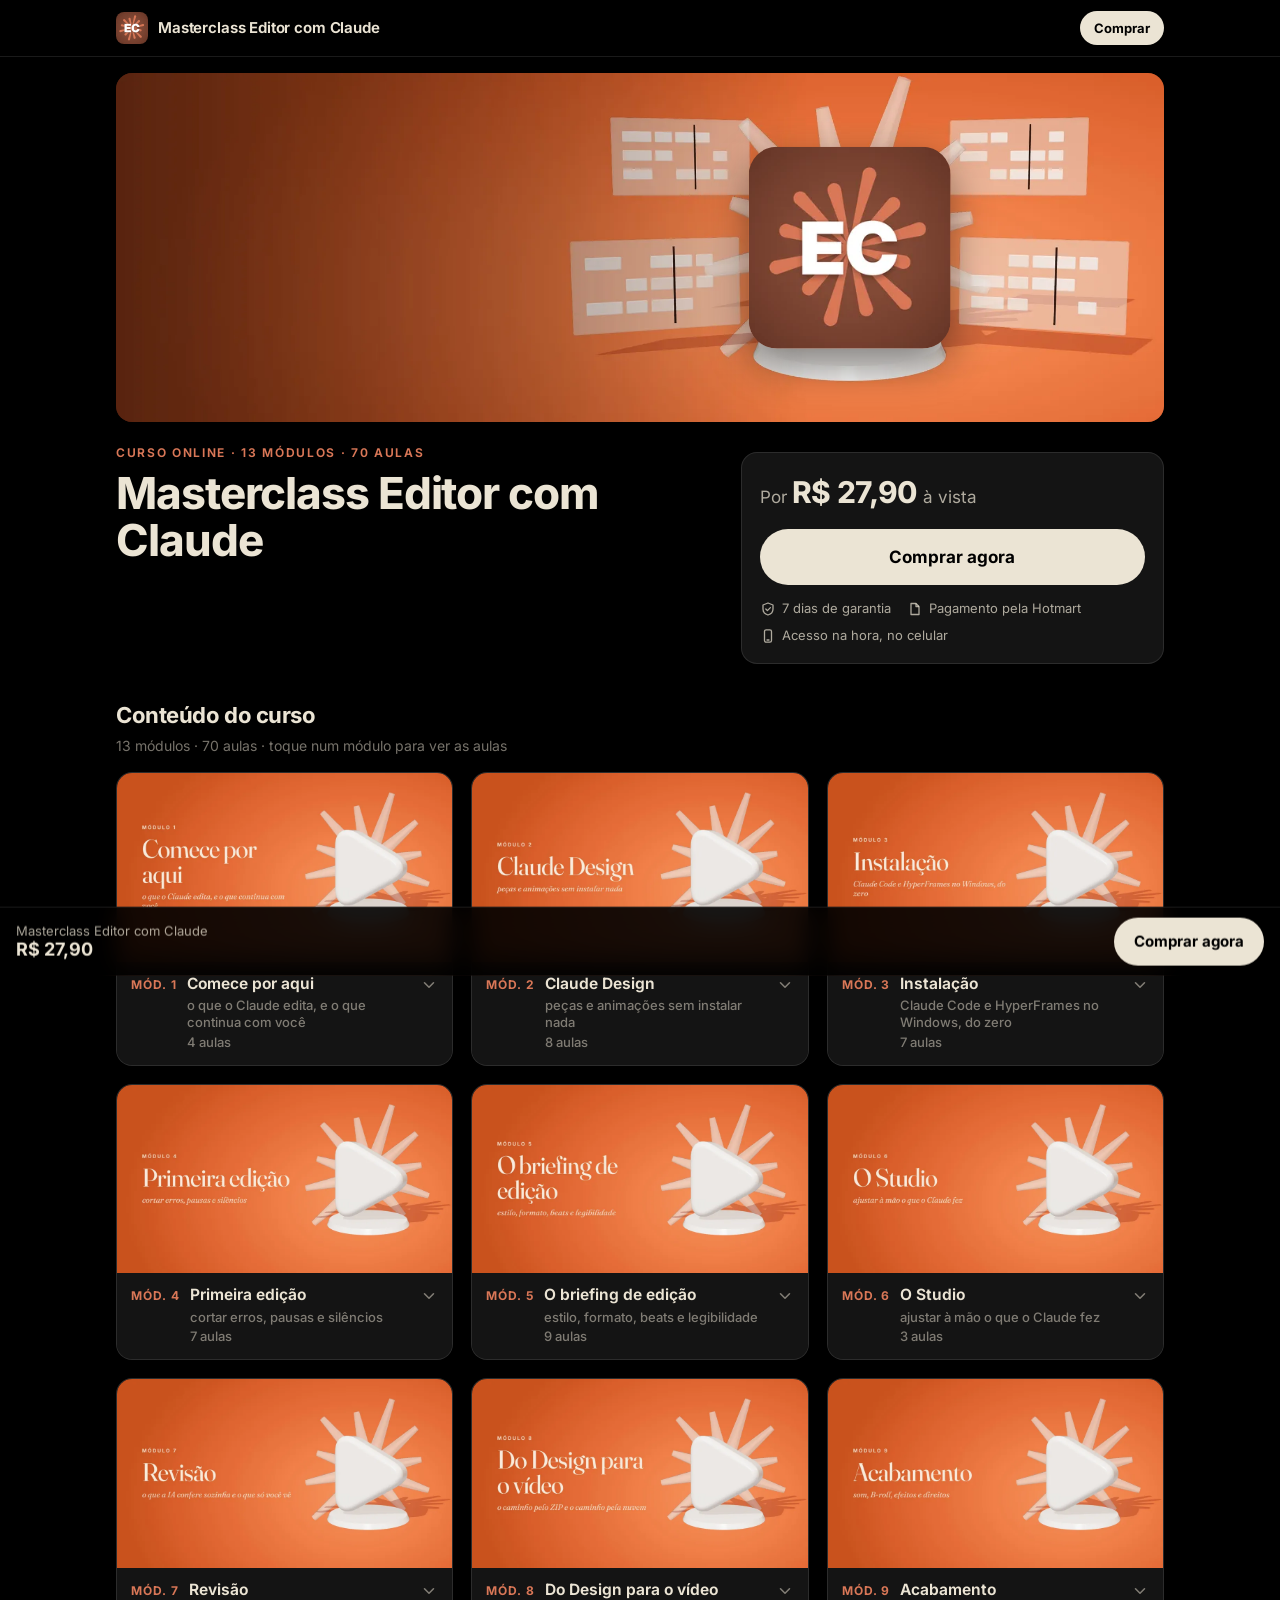
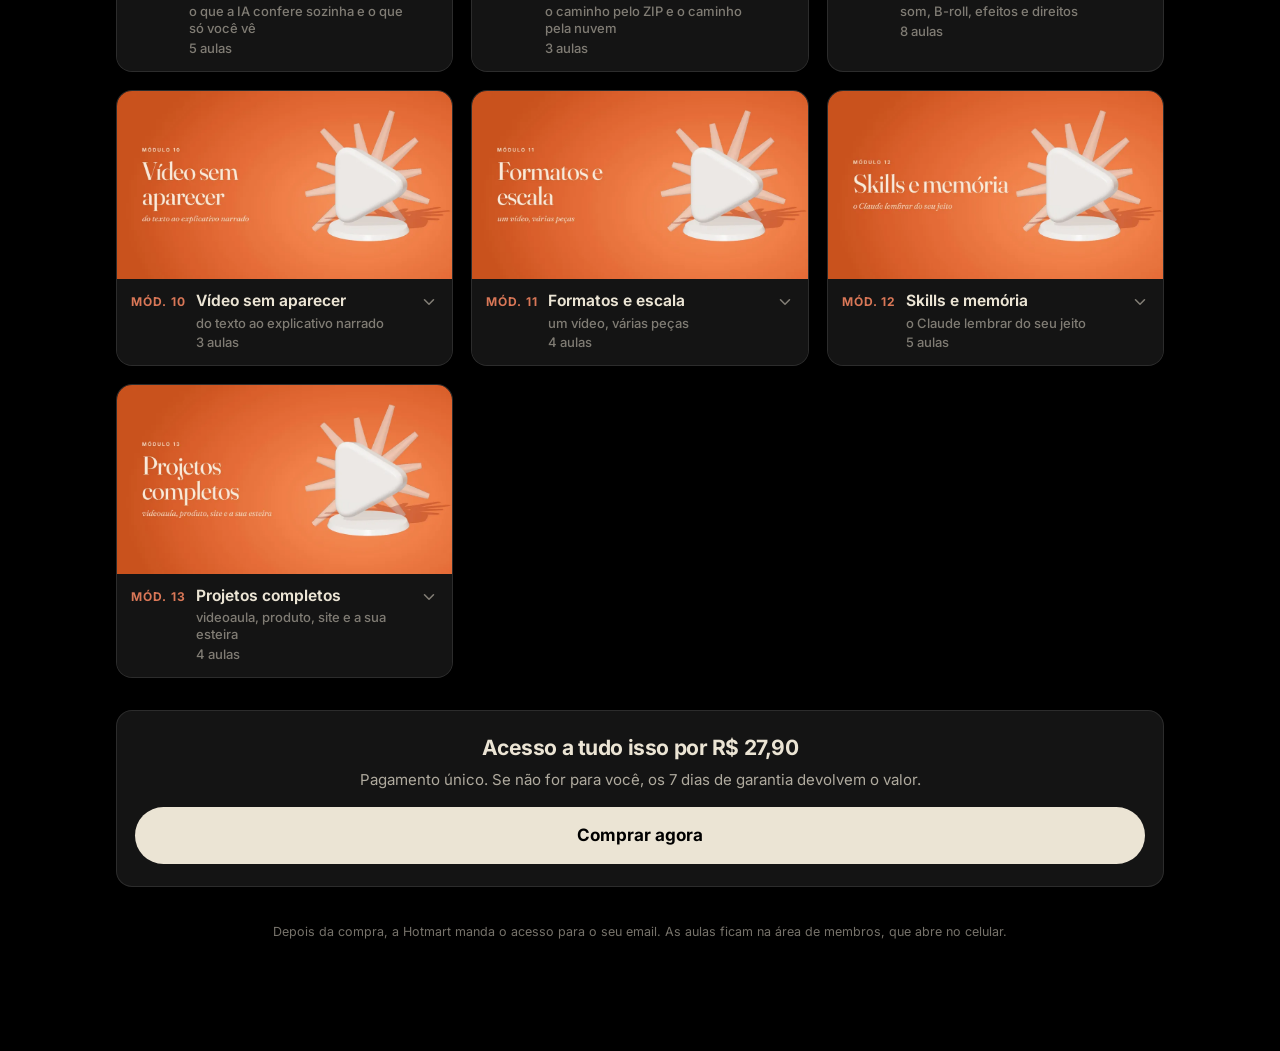
<file: curso/index.html>
<!doctype html>
<html lang="pt-BR">
<head>
<meta charset="utf-8">
<meta name="viewport" content="width=device-width, initial-scale=1, viewport-fit=cover">
<title>Masterclass Editor com Claude: veja o curso por dentro</title>
<meta name="description" content="Os 13 módulos e as 70 aulas da Masterclass Editor com Claude. Veja o que tem dentro antes de comprar: R$ 27,90, pagamento único, 7 dias de garantia.">
<meta name="color-scheme" content="dark">
<meta property="og:title" content="Masterclass Editor com Claude: veja o curso por dentro">
<meta property="og:description" content="13 módulos, 70 aulas. R$ 27,90, pagamento único, 7 dias de garantia.">
<meta property="og:image" content="img/banner.webp">
<link rel="icon" href="img/ec.webp">
<link rel="preload" as="image" href="img/banner-celular.webp" media="(max-width: 719px)">
<link rel="preload" as="image" href="img/banner.webp" media="(min-width: 720px)">
<link rel="stylesheet" href="../assets/fonts.css">
<style>
:root{
  --fundo:#000; --cartao:#141414; --cartao-2:#1c1c1c; --linha:rgba(255,255,255,.10);
  --tinta:#EBE4D4; --tinta-2:rgba(235,228,212,.72); --tinta-3:rgba(235,228,212,.5);
  --laranja:#D97757; --raio:16px; --lado:16px;
}
*{box-sizing:border-box;margin:0;padding:0}
html{-webkit-text-size-adjust:100%}
body{background:var(--fundo);color:var(--tinta);font-family:"Inter",system-ui,sans-serif;line-height:1.45;min-height:100vh}
a{color:inherit}
img{display:block;max-width:100%}
.casca{max-width:1080px;margin:0 auto;padding:0 var(--lado)}

/* barra do topo */
.topo{position:sticky;top:0;z-index:20;background:rgba(0,0,0,.82);backdrop-filter:blur(12px);-webkit-backdrop-filter:blur(12px);border-bottom:1px solid var(--linha)}
.topo .casca{display:flex;align-items:center;gap:10px;height:56px}
.topo img{width:32px;height:32px;border-radius:8px}
.topo b{font-size:15px;font-weight:650;letter-spacing:-.01em;flex:1;white-space:nowrap;overflow:hidden;text-overflow:ellipsis}
.btn{display:inline-flex;align-items:center;justify-content:center;gap:8px;border:0;cursor:pointer;text-decoration:none;
  background:var(--tinta);color:#000;font:inherit;font-weight:700;border-radius:999px;transition:transform .15s,opacity .15s}
.btn:active{transform:scale(.97)}
.btn--p{font-size:13px;padding:8px 14px}
.btn--g{font-size:17px;padding:16px 20px;width:100%}

/* capa: o banner com o quadrado EC por cima, como na area de membros */
.capa{position:relative;margin-top:16px;border-radius:var(--raio);overflow:hidden;aspect-ratio:4/3;background:#3a1a10}
.capa picture,.capa img.fundo{position:absolute;inset:0;width:100%;height:100%;object-fit:cover}
.capa .ec{position:absolute;left:50%;top:50%;width:34%;height:auto;aspect-ratio:1;max-width:200px;transform:translate(-50%,-50%);border-radius:14%;box-shadow:0 16px 40px rgba(0,0,0,.45)}

.cabeca{padding:22px 0 8px}
.etq{font-size:12px;font-weight:650;letter-spacing:.14em;text-transform:uppercase;color:var(--laranja)}
h1{font-size:30px;line-height:1.08;letter-spacing:-.025em;font-weight:750;margin:8px 0 12px}
.desc{color:var(--tinta-2);font-size:15.5px}
.desc p+p{margin-top:10px}
.desc.fechada{display:-webkit-box;-webkit-line-clamp:3;-webkit-box-orient:vertical;overflow:hidden}
.mais{background:none;border:0;color:var(--tinta);font:inherit;font-weight:650;font-size:14px;text-decoration:underline;margin-top:6px;cursor:pointer;padding:4px 0}

/* o cartao de compra */
.compra{background:var(--cartao);border:1px solid var(--linha);border-radius:var(--raio);padding:18px;margin:18px 0 8px}
.preco{font-size:17px;color:var(--tinta-2);margin-bottom:14px}
.preco strong{font-size:30px;color:var(--tinta);font-weight:750;letter-spacing:-.02em}
.selos{display:flex;flex-wrap:wrap;gap:8px 16px;margin-top:14px;font-size:13px;color:var(--tinta-2)}
.selos span{display:inline-flex;align-items:center;gap:6px}
.selos svg{width:16px;height:16px;flex:none}

/* conteudo: a galeria dos modulos */
.cont{padding:28px 0 20px;scroll-margin-top:64px}
.cont h2{font-size:22px;letter-spacing:-.02em;font-weight:720}
.cont .sub{color:var(--tinta-3);font-size:14px;margin:4px 0 16px}
.grade{display:grid;grid-template-columns:1fr;gap:18px}
.mod{background:var(--cartao);border:1px solid var(--linha);border-radius:var(--raio);overflow:hidden;text-align:left;color:inherit;font:inherit;cursor:pointer;display:block;width:100%;padding:0}
.mod img{width:100%;height:auto;aspect-ratio:16/9;object-fit:cover;background:#3a1a10}
.mod .info{padding:12px 14px 14px;display:flex;gap:10px;align-items:flex-start}
.mod .num{font-size:12px;font-weight:700;color:var(--laranja);letter-spacing:.08em;white-space:nowrap;padding-top:2px}
.mod .t{font-weight:650;font-size:15.5px;line-height:1.3;flex:1}
.mod .q{font-size:13px;color:var(--tinta-3);font-weight:500;margin-top:3px}
.mod .seta{width:18px;height:18px;flex:none;margin-top:2px;color:var(--tinta-3);transition:transform .2s}
.mod[aria-expanded="true"] .seta{transform:rotate(180deg)}
.aulas{list-style:none;border-top:1px solid var(--linha);padding:6px 14px 10px}
.aulas li{display:flex;gap:10px;align-items:flex-start;padding:9px 0;font-size:14.5px;color:var(--tinta-2);border-bottom:1px solid rgba(255,255,255,.05)}
.aulas li:last-child{border-bottom:0}
.aulas li svg{width:15px;height:15px;flex:none;margin-top:3px;color:var(--tinta-3)}
.aulas li b{color:var(--tinta-3);font-weight:600;font-variant-numeric:tabular-nums;min-width:32px}

/* chamada final e barra fixa no celular */
.fim{background:var(--cartao);border:1px solid var(--linha);border-radius:var(--raio);padding:22px 18px;margin:12px 0 36px;text-align:center}
.fim h2{font-size:21px;letter-spacing:-.02em;margin-bottom:6px}
.fim p{color:var(--tinta-2);font-size:15px;margin-bottom:16px}
.rodape{color:var(--tinta-3);font-size:12.5px;text-align:center;padding:0 0 110px}
.barra{position:fixed;left:0;right:0;bottom:0;z-index:30;background:rgba(0,0,0,.9);backdrop-filter:blur(12px);-webkit-backdrop-filter:blur(12px);
  border-top:1px solid var(--linha);padding:10px var(--lado) calc(10px + env(safe-area-inset-bottom));display:flex;align-items:center;gap:12px;
  transform:translateY(110%);transition:transform .3s cubic-bezier(.16,1,.3,1)}
.barra.ver{transform:none}
.barra div{flex:1;font-size:13px;color:var(--tinta-2);line-height:1.2}
.barra div strong{display:block;font-size:18px;color:var(--tinta)}
.barra .btn{width:auto;font-size:15px;padding:13px 20px}

@media (min-width:720px){
  .capa{aspect-ratio:3/1}
  .capa .ec{left:70%;width:auto;height:58%;max-width:none;aspect-ratio:1}
  h1{font-size:44px}
  .topo2{display:grid;grid-template-columns:1.4fr 1fr;gap:32px;align-items:start}
  .compra{margin-top:30px}
  .grade{grid-template-columns:repeat(2,1fr)}
  .mod .aulas{display:block}
}
@media (min-width:1000px){ .grade{grid-template-columns:repeat(3,1fr)} }
/* preco e compra: escondidos nos primeiros 3 s, depois aparecem com um fade */
.atraso{visibility:hidden;opacity:0;animation:aparece .6s ease 3s forwards}
@keyframes aparece{to{visibility:visible;opacity:1}}
/* o cartao de compra nao reserva um buraco: comeca fechado e abre aos 3 s */
.compra.atraso{max-height:0;padding-top:0;padding-bottom:0;margin-top:0;margin-bottom:0;border-width:0;overflow:hidden;
  animation:abre-cartao .7s cubic-bezier(.16,1,.3,1) 3s forwards}
@keyframes abre-cartao{to{visibility:visible;opacity:1;max-height:420px;padding-top:18px;padding-bottom:18px;margin-top:18px;margin-bottom:8px;border-width:1px}}
@media (min-width:720px){ @keyframes abre-cartao{to{visibility:visible;opacity:1;max-height:420px;padding-top:18px;padding-bottom:18px;margin-top:30px;margin-bottom:8px;border-width:1px}} }
@media (prefers-reduced-motion:reduce){ *{transition:none!important} .atraso{animation-duration:.01s} }
</style>
</head>
<body>
<svg width="0" height="0" style="position:absolute" aria-hidden="true" focusable="false"><defs>
  <symbol id="i-chev" viewBox="0 0 16 16"><path d="m4 6 4 4 4-4" fill="none" stroke="currentColor" stroke-width="1.4" stroke-linecap="round" stroke-linejoin="round"/></symbol>
  <symbol id="i-lock" viewBox="0 0 16 16"><g fill="none" stroke="currentColor" stroke-width="1.3" stroke-linejoin="round"><rect x="3.5" y="7" width="9" height="6.5" rx="1.6"/><path d="M5.5 7V5.2a2.5 2.5 0 0 1 5 0V7"/></g></symbol>
  <symbol id="i-shield" viewBox="0 0 16 16"><path d="M8 2 3 4v4c0 3 2.2 5.2 5 6 2.8-.8 5-3 5-6V4L8 2Z" fill="none" stroke="currentColor" stroke-width="1.3" stroke-linejoin="round"/><path d="m5.8 8 1.6 1.6L10.4 6.6" fill="none" stroke="currentColor" stroke-width="1.3" stroke-linecap="round" stroke-linejoin="round"/></symbol>
  <symbol id="i-file" viewBox="0 0 16 16"><g fill="none" stroke="currentColor" stroke-width="1.3" stroke-linejoin="round"><path d="M4 2.5h5l3 3v8H4v-11Z"/><path d="M9 2.5v3h3"/></g></symbol>
  <symbol id="i-phone" viewBox="0 0 16 16"><g fill="none" stroke="currentColor" stroke-width="1.3"><rect x="4.5" y="1.8" width="7" height="12.4" rx="1.6"/><path d="M7 12h2" stroke-linecap="round"/></g></symbol>
</defs></svg>

<header class="topo"><div class="casca">
  <img src="img/ec.webp" alt="" width="32" height="32">
  <b>Masterclass Editor com Claude</b>
  <a class="btn btn--p atraso" href="https://pay.hotmart.com/J107787863N">Comprar</a>
</div></header>

<main class="casca">
  <div class="capa">
    <picture>
      <source media="(min-width:720px)" srcset="img/banner.webp">
      <img class="fundo" src="img/banner-celular.webp" alt="" fetchpriority="high">
    </picture>
    <img class="ec" src="img/ec.webp" alt="Editor com Claude" width="200" height="200">
  </div>

  <div class="topo2">
    <section class="cabeca">
      <div class="etq">Curso online · 13 módulos · 70 aulas</div>
      <h1>Masterclass Editor com Claude</h1>
    </section>

    <aside class="compra atraso" id="compra">
      <div class="preco">Por <strong>R$ 27,90</strong> à vista</div>
      <a class="btn btn--g" href="https://pay.hotmart.com/J107787863N">Comprar agora</a>
      <div class="selos">
        <span><svg><use href="#i-shield"/></svg>7 dias de garantia</span>
        <span><svg><use href="#i-file"/></svg>Pagamento pela Hotmart</span>
        <span><svg><use href="#i-phone"/></svg>Acesso na hora, no celular</span>
      </div>
    </aside>
  </div>

  <section class="cont">
    <h2>Conteúdo do curso</h2>
    <div class="sub">13 módulos · 70 aulas · toque num módulo para ver as aulas</div>
    <div class="grade" id="grade"></div>
  </section>

  <section class="fim atraso">
    <h2>Acesso a tudo isso por R$ 27,90</h2>
    <p>Pagamento único. Se não for para você, os 7 dias de garantia devolvem o valor.</p>
    <a class="btn btn--g" href="https://pay.hotmart.com/J107787863N">Comprar agora</a>
  </section>
  <p class="rodape">Depois da compra, a Hotmart manda o acesso para o seu email. As aulas ficam na área de membros, que abre no celular.</p>
</main>

<div class="barra" id="barra" aria-hidden="true">
  <div>Masterclass Editor com Claude<strong>R$ 27,90</strong></div>
  <a class="btn" href="https://pay.hotmart.com/J107787863N" tabindex="-1">Comprar agora</a>
</div>

<script>
const MODULOS = [{"n": 1, "titulo": "Comece por aqui: o que o Claude edita, e o que continua com você", "aulas": ["O que o Claude edita, e o que continua com você", "O que você precisa antes de começar: plano, computador e custos", "O vocabulário de edição que o Claude entende: corte, trilha, B-roll, nome na tela", "Quanto cada coisa gasta do seu plano, e como não estourar a cota"]}, {"n": 2, "titulo": "Claude Design: peças e animações sem instalar nada", "aulas": ["Onde ele fica: o site, a conversa e o comando no Claude Code", "A primeira peça: uma cartela de abertura", "O kit da sua marca: cores, fontes e logo guardados de uma vez", "Ajustar no quadro sem gastar cota: arrastar, trocar texto e cor à mão", "Animar: texto que entra, número que sobe, logo que se monta", "Peças para rede: post e anúncio", "A capa do vídeo: a sua foto, pouco texto e leitura em tamanho pequeno", "Tirar do Claude Design: PDF, HTML, ZIP, e o vídeo pelo HyperFrames"]}, {"n": 3, "titulo": "Instalação: Claude Code e HyperFrames no Windows, do zero", "aulas": ["A aba Code: a primeira sessão, a pasta certa e os modos de permissão", "Modo de plano e nível de esforço: quando pedir para ele pensar mais", "Node, FFmpeg e Git: as três peças que o HyperFrames pede", "Instalar o HyperFrames pedindo ao Claude, e por que abrir uma sessão nova depois", "O teste: o diagnóstico e o primeiro vídeo de 10 segundos", "Chave de API sem vazar: onde guardar, e o que nunca colar na conversa", "Quando dá erro: os problemas conhecidos do Windows e a saída de cada um"]}, {"n": 4, "titulo": "Primeira edição: cortar erros, pausas e silêncios", "aulas": ["Gravar pensando no corte", "Vídeo de celular: o que já se resolve sozinho, e as duas linhas que são suas", "Transcrever em português sem virar inglês", "O plano de corte: o Claude propõe, você aprova", "Silêncio medido, não chutado: a folga que deixa o corte natural", "Exportar e conferir: rascunho para testar, qualidade alta para entregar", "Terminar no seu editor: o que levar para o CapCut, e em que formato"]}, {"n": 5, "titulo": "O briefing de edição: estilo, formato, beats e legibilidade", "aulas": ["A estrutura de um bom pedido de edição", "Pedido a frio e pedido a quente: por que entregar material rende mais", "Formato: 16:9, 9:16 e onde o texto não pode ficar", "O efeito na palavra certa: \"quando eu disser X, entra Y\"", "As palavras que viram movimento: suave, seco, elástico, cinematográfico", "Texto na tela que dá para ler", "Legenda que ajuda, e legenda que atrapalha", "O que não fazer: as negativas que o Claude entende", "Um bruto, três pedidos: o exercício que mostra o peso do pedido"]}, {"n": 6, "titulo": "O Studio: ajustar à mão o que o Claude fez", "aulas": ["Abrir o Studio e achar o que o Claude montou", "Cortar e mover na linha do tempo, sem desencontrar a voz", "Legenda e texto: o que o Studio corrige, e o que volta para o Claude"]}, {"n": 7, "titulo": "Revisão: o que a IA confere sozinha e o que só você vê", "aulas": ["O que a verificação automática pega, e o relatório que parece limpo sem ter rodado", "O que só você vê: ritmo, som e sentido", "Feedback com minutagem: da versão 1 para a versão 2", "Aprovar o plano antes do render", "Mandar para aprovação: o link do vídeo para o cliente ou a equipe"]}, {"n": 8, "titulo": "Do Design para o vídeo: o caminho pelo ZIP e o caminho pela nuvem", "aulas": ["Pelo ZIP: do Claude Design para o Claude Code, e dele para o MP4", "Pela nuvem: o envio direto para o HyperFrames", "As peças do Design sobre o seu vídeo: abertura, nome na tela e encerramento"]}, {"n": 9, "titulo": "Acabamento: som, B-roll, efeitos e direitos", "aulas": ["Trilha e efeitos: onde achar e em que volume", "Voz e música na mesma faixa: abrir espaço para a voz", "Voz gerada em português, sem sotaque de inglês", "B-roll sem filmar: tela gravada, site capturado, imagem gerada", "O catálogo: transições, nome na tela e blocos prontos pelo nome", "Zoom na hora certa: aproximar na palavra forte e dar vida à foto parada", "Recortar você do fundo: o texto que passa atrás de quem fala", "O que você pode usar: marca, música e imagem de gente"]}, {"n": 10, "titulo": "Vídeo sem aparecer: do texto ao explicativo narrado", "aulas": ["Do texto ao roteiro: uma ideia por cena", "A voz: escolher, fixar em português e medir o tempo", "Montar e legendar o explicativo"]}, {"n": 11, "titulo": "Formatos e escala: um vídeo, várias peças", "aulas": ["De um vídeo longo para vários Reels", "Da transcrição para o resto: título, descrição e capa", "Vídeos em série: um modelo, várias versões a partir de uma planilha", "Vídeo na batida da música: fotos e cortes no tempo certo"]}, {"n": 12, "titulo": "Skills e memória: o Claude lembrar do seu jeito", "aulas": ["O que é uma skill e onde ela mora", "A primeira skill, a partir do seu próprio feedback", "De uma referência para uma skill", "Recriar um vídeo que você admira, quadro a quadro", "O CLAUDE.md e a memória"]}, {"n": 13, "titulo": "Projetos completos: videoaula, produto, site e a sua esteira", "aulas": ["Videoaula com cards e legenda", "Vídeo de produto com as peças da sua marca", "Do site para o vídeo: um lançamento a partir de uma página", "A sua esteira: do pedido avulso para um fluxo que se repete toda semana"]}];
const grade = document.getElementById('grade');
const esc = s => s.replace(/&/g,'&amp;').replace(/</g,'&lt;');
MODULOS.forEach(m => {
  const [assunto, resto] = m.titulo.split(/: (.+)/);
  const el = document.createElement('div');
  el.innerHTML = `<button class="mod" type="button" aria-expanded="false">
      <img src="img/modulo-${m.n}.webp" alt="Módulo ${m.n}: ${esc(assunto)}" width="960" height="540" loading="${m.n <= 2 ? 'eager' : 'lazy'}" decoding="async">
      <div class="info"><span class="num">MÓD. ${m.n}</span>
        <div class="t">${esc(assunto)}${resto ? `<div class="q">${esc(resto)}</div>` : ''}<div class="q">${m.aulas.length} aulas</div></div>
        <svg class="seta"><use href="#i-chev"/></svg></div>
    </button>
    <ul class="aulas" hidden>${m.aulas.map((a, i) => `<li><svg><use href="#i-lock"/></svg><b>${m.n}.${i + 1}</b><span>${esc(a)}</span></li>`).join('')}</ul>`;
  const btn = el.querySelector('.mod'), lista = el.querySelector('.aulas');
  btn.addEventListener('click', () => { const ab = btn.getAttribute('aria-expanded') !== 'true'; btn.setAttribute('aria-expanded', ab); lista.hidden = !ab; });
  el.className = 'mod-caixa'; el.style.cssText = 'background:var(--cartao);border:1px solid var(--linha);border-radius:var(--raio);overflow:hidden';
  btn.style.border = '0'; btn.style.borderRadius = '0';
  grade.appendChild(el);
});
// a barra de compra aparece quando o cartao de compra sai da tela
const barra = document.getElementById('barra');
let liberada = false; setTimeout(() => { liberada = true; }, 3000);
new IntersectionObserver(([e]) => { const v = liberada && !e.isIntersecting && e.boundingClientRect.top < 0; barra.classList.toggle('ver', v); barra.setAttribute('aria-hidden', !v); }, { threshold: [0, 1] })
  .observe(document.getElementById('compra'));
setTimeout(() => { const r = document.getElementById('compra').getBoundingClientRect(); const v = r.bottom < 0; barra.classList.toggle('ver', v); barra.setAttribute('aria-hidden', !v); }, 3050);
window.addEventListener('scroll', () => { if (!liberada) return; const r = document.getElementById('compra').getBoundingClientRect(); const v = r.bottom < 0; barra.classList.toggle('ver', v); }, { passive: true });
</script>
</body>
</html>
</file>
<file: assets/fonts.css>
@font-face {
  font-family: 'Inter';
  font-style: normal;
  font-weight: 100 900;
  font-display: swap;
  src: url(./fonts/v20_UcC73FwrK3iLTeHuS_nVMrMxCp50SjIa25L7SUc.woff2) format('woff2');
  unicode-range: U+0100-02BA, U+02BD-02C5, U+02C7-02CC, U+02CE-02D7, U+02DD-02FF, U+0304, U+0308, U+0329, U+1D00-1DBF, U+1E00-1E9F, U+1EF2-1EFF, U+2020, U+20A0-20AB, U+20AD-20C0, U+2113, U+2C60-2C7F, U+A720-A7FF;
}
@font-face {
  font-family: 'Inter';
  font-style: normal;
  font-weight: 100 900;
  font-display: swap;
  src: url(./fonts/v20_UcC73FwrK3iLTeHuS_nVMrMxCp50SjIa1ZL7.woff2) format('woff2');
  unicode-range: U+0000-00FF, U+0131, U+0152-0153, U+02BB-02BC, U+02C6, U+02DA, U+02DC, U+0304, U+0308, U+0329, U+2000-206F, U+20AC, U+2122, U+2191, U+2193, U+2212, U+2215, U+FEFF, U+FFFD;
}
@font-face {
  font-family: 'JetBrains Mono';
  font-style: normal;
  font-weight: 100 800;
  font-display: swap;
  src: url(./fonts/v24_tDbv2o-flEEny0FZhsfKu5WU4zr3E_BX0PnT8RD8yKwBNntkaToggR7BYRbKPx7cwhsk.woff2) format('woff2');
  unicode-range: U+0100-02BA, U+02BD-02C5, U+02C7-02CC, U+02CE-02D7, U+02DD-02FF, U+0304, U+0308, U+0329, U+1D00-1DBF, U+1E00-1E9F, U+1EF2-1EFF, U+2020, U+20A0-20AB, U+20AD-20C0, U+2113, U+2C60-2C7F, U+A720-A7FF;
}
@font-face {
  font-family: 'JetBrains Mono';
  font-style: normal;
  font-weight: 100 800;
  font-display: swap;
  src: url(./fonts/v24_tDbv2o-flEEny0FZhsfKu5WU4zr3E_BX0PnT8RD8yKwBNntkaToggR7BYRbKPxDcwg.woff2) format('woff2');
  unicode-range: U+0000-00FF, U+0131, U+0152-0153, U+02BB-02BC, U+02C6, U+02DA, U+02DC, U+0304, U+0308, U+0329, U+2000-206F, U+20AC, U+2122, U+2191, U+2193, U+2212, U+2215, U+FEFF, U+FFFD;
}
</file>
<file: scrollcraft.css>
/* ============================================================================
   scrollcraft.css: the taste floor
   ----------------------------------------------------------------------------
   Two layers, and the split matters:

     TOKENS   what you override per brand. Colour roles, the type ramp, the
              spacing scale, elevation, motion. A brand is ~12 values.
     DEVICES  what the engine drives. Do not restyle these to taste; they are
              the mechanism. Style your own markup instead.

   Nothing here draws a "component". There are no card, badge, or pill classes,
   because a stylesheet that ships those is how every page built on it ends up
   with the same shapes. You get a floor and a vocabulary; the composition is
   yours.
   ========================================================================== */

/* ---------------------------------------------------------------- tokens -- */
:root {
  /* --- colour roles. Override these six and the page is rebranded. -------- */
  --sc-canvas:      #08090b;   /* the page ground. Drift interpolates this.   */
  --sc-surface:     #101217;   /* anything raised off the ground             */
  --sc-ink:         #f4f2ef;   /* primary text                               */
  --sc-ink-soft:    #9a9ba1;   /* secondary text. Tinted, never flat gray.   */
  --sc-accent:      #d8ff3e;   /* ONE accent. It owns a region, not confetti. */
  --sc-accent-ink:  #08090b;   /* text that sits on the accent               */

  --sc-hairline:    color-mix(in oklab, var(--sc-ink) 12%, transparent);
  --sc-hairline-strong: color-mix(in oklab, var(--sc-ink) 22%, transparent);

  /* --- type. Two families max. Display carries voice, text carries prose. - */
  --sc-font-display: "Instrument Sans", "Geist", system-ui, sans-serif;
  --sc-font-text:    "Geist", system-ui, sans-serif;
  --sc-font-mono:    "Geist Mono", ui-monospace, monospace;

  /* Fluid ramp. Tracking tightens as size grows because a face set at 6rem
     with 0 tracking reads loose; this is optical correction, not decoration. */
  --sc-t-xs:   clamp(0.75rem, 0.72rem + 0.15vw, 0.82rem);
  --sc-t-sm:   clamp(0.875rem, 0.84rem + 0.18vw, 0.95rem);
  --sc-t-base: clamp(1rem, 0.96rem + 0.22vw, 1.125rem);
  --sc-t-lg:   clamp(1.2rem, 1.1rem + 0.5vw, 1.5rem);
  --sc-t-xl:   clamp(1.6rem, 1.35rem + 1.2vw, 2.25rem);
  --sc-t-2xl:  clamp(2.1rem, 1.6rem + 2.4vw, 3.4rem);
  --sc-t-3xl:  clamp(2.8rem, 1.9rem + 4.2vw, 5rem);
  --sc-t-4xl:  clamp(3.4rem, 1.9rem + 6.6vw, 7.5rem);

  --sc-track-tight:  -0.035em;
  --sc-track-snug:   -0.02em;
  --sc-track-normal: -0.005em;
  --sc-track-wide:    0.08em;

  --sc-leading-none: 0.94;
  --sc-leading-tight: 1.06;
  --sc-leading-body: 1.62;

  --sc-measure: 62ch;

  /* --- space. 4px base: the useful middle steps an 8-only scale misses. --- */
  --sc-1: 0.25rem;  --sc-2: 0.5rem;   --sc-3: 0.75rem;  --sc-4: 1rem;
  --sc-5: 1.5rem;   --sc-6: 2rem;     --sc-7: 3rem;     --sc-8: 4rem;
  --sc-9: 6rem;     --sc-10: 8rem;    --sc-11: 12rem;

  /* Section rhythm is fluid so a phone doesn't inherit desktop air. */
  --sc-section: clamp(4.5rem, 9vw, 11rem);
  --sc-gutter:  clamp(1.25rem, 5vw, 5.5rem);
  --sc-maxw:    82rem;

  /* --- radius. Pick one scale for the page and hold it. ------------------- */
  --sc-r-sm: 6px;  --sc-r-md: 12px;  --sc-r-lg: 20px;  --sc-r-pill: 999px;

  /* --- elevation. Every shadow has an offset AND a soft blur, and is tinted
         to the canvas hue. A zero-offset coloured halo is decoration, not
         depth, so there isn't one here. ---------------------------------- */
  --sc-shadow-color: 220 40% 2%;
  --sc-e1: 0 1px 2px hsl(var(--sc-shadow-color) / 0.28),
           0 2px 6px -1px hsl(var(--sc-shadow-color) / 0.20);
  --sc-e2: 0 2px 4px hsl(var(--sc-shadow-color) / 0.24),
           0 8px 18px -4px hsl(var(--sc-shadow-color) / 0.30);
  --sc-e3: 0 4px 8px hsl(var(--sc-shadow-color) / 0.22),
           0 18px 40px -8px hsl(var(--sc-shadow-color) / 0.38),
           0 48px 90px -24px hsl(var(--sc-shadow-color) / 0.30);

  /* Edge light: a 1px top highlight sells a raised surface better than any
     amount of blur, because real raised things catch light on their lip. */
  --sc-edge: inset 0 1px 0 color-mix(in oklab, var(--sc-ink) 10%, transparent);

  /* --- motion. Built-in CSS easings are too weak for UI. ------------------ */
  --sc-ease-out:    cubic-bezier(0.23, 1, 0.32, 1);
  --sc-ease-in-out: cubic-bezier(0.77, 0, 0.175, 1);
  --sc-ease-drawer: cubic-bezier(0.32, 0.72, 0, 1);
  --sc-d-fast: 160ms;  --sc-d-base: 240ms;  --sc-d-slow: 420ms;

  --sc-z-stage: 1; --sc-z-copy: 20; --sc-z-chrome: 60;
}

/* --------------------------------------------------------------- reset -- */
*, *::before, *::after { box-sizing: border-box; }
html { -webkit-text-size-adjust: 100%; scroll-behavior: smooth; }
@media (prefers-reduced-motion: reduce) { html { scroll-behavior: auto; } }

body {
  margin: 0;
  background: var(--sc-canvas);
  color: var(--sc-ink);
  font-family: var(--sc-font-text);
  font-size: var(--sc-t-base);
  line-height: var(--sc-leading-body);
  letter-spacing: var(--sc-track-normal);
  -webkit-font-smoothing: antialiased;
  text-rendering: optimizeLegibility;
  font-synthesis-weight: none;
  overflow-x: clip;
}
img, video, canvas, svg { display: block; max-width: 100%; }
button, input, select, textarea { font: inherit; color: inherit; }

/* ------------------------------------------------- the browser surfaces --
   The parts you did not draw still carry the design. Selection, caret, focus
   ring, scrollbar and tabular numerals all ship with defaults that belong to no
   design system. Theming them is the cheapest signal that a page was built
   rather than assembled, and it is the step that gets skipped most reliably. */
::selection { background: var(--sc-accent); color: var(--sc-accent-ink); }
:root { caret-color: var(--sc-accent); accent-color: var(--sc-accent); }
:focus-visible {
  outline: 2px solid var(--sc-accent);
  outline-offset: 3px;
  border-radius: var(--sc-r-sm);
}
:where(a) { color: inherit; text-decoration-thickness: 1px; text-underline-offset: 0.22em; }
@supports (scrollbar-color: auto) {
  html { scrollbar-color: color-mix(in oklab, var(--sc-ink) 26%, transparent) transparent; scrollbar-width: thin; }
}
:where(table, .sc-nums, [data-sc-count]) { font-variant-numeric: tabular-nums; }

/* ----------------------------------------------------------- typography -- */
.sc-display {
  font-family: var(--sc-font-display);
  font-weight: 500;
  line-height: var(--sc-leading-none);
  letter-spacing: var(--sc-track-tight);
  text-wrap: balance;
  margin: 0;
}
.sc-display--xl { font-size: var(--sc-t-4xl); }
.sc-display--lg { font-size: var(--sc-t-3xl); }
.sc-display--md { font-size: var(--sc-t-2xl); letter-spacing: var(--sc-track-snug); }
.sc-lede {
  font-size: var(--sc-t-lg);
  line-height: 1.44;
  letter-spacing: var(--sc-track-snug);
  color: var(--sc-ink);
  max-width: 46ch;
  text-wrap: pretty;
  margin: 0;
}
.sc-body { max-width: var(--sc-measure); color: var(--sc-ink-soft); text-wrap: pretty; margin: 0; }
.sc-label {
  font-family: var(--sc-font-mono);
  font-size: var(--sc-t-xs);
  letter-spacing: var(--sc-track-wide);
  text-transform: uppercase;
  color: var(--sc-ink-soft);
}

/* ---------------------------------------------------------------- layout -- */
.sc-wrap { width: 100%; max-width: var(--sc-maxw); margin-inline: auto; padding-inline: var(--sc-gutter); }
.sc-section { padding-block: var(--sc-section); }
/* More space above a heading than below it: the gap belongs to the boundary,
   not to the pair. */
.sc-stack > * + * { margin-top: var(--sc-4); }
.sc-stack > :is(h1,h2,h3) { margin-top: var(--sc-7); }
.sc-stack > :is(h1,h2,h3):first-child { margin-top: 0; }
.sc-rule { height: 1px; border: 0; background: var(--sc-hairline); margin: 0; }

/* =============================================================== DEVICES ==
   Driven by the engine. Restyle your own markup, not these.                */

.sc-act--pinned { position: relative; }
.sc-stage {
  position: sticky; top: 0;
  height: 100vh; height: 100svh;
  overflow: clip;
  z-index: var(--sc-z-stage);
}

/* scrub / sequence media */
.sc-stage :is(video[data-sc-scrub], canvas[data-sc-sequence], .sc-stage__poster) {
  position: absolute; inset: 0;
  width: 100%; height: 100%;
  object-fit: cover;
}
video[data-sc-scrub] { opacity: 0; transition: opacity 380ms var(--sc-ease-out); }
.sc-has-clip video[data-sc-scrub] { opacity: 1; }
/* The poster is a live frame-holder, not a placeholder: it stays up until a
   real video frame has painted, which is what stops the blank-stage flash. */
.sc-stage__poster { z-index: 0; transition: opacity 380ms var(--sc-ease-out); }
.sc-has-clip .sc-stage__poster { opacity: 0; }

/* A scrim only where text sits. A full-frame darkening layer flattens the
   image everywhere to fix contrast in one corner. */
.sc-scrim {
  position: absolute; inset: 0; pointer-events: none; z-index: 1;
  background: linear-gradient(
    var(--sc-scrim-angle, 180deg),
    color-mix(in oklab, var(--sc-canvas) var(--sc-scrim-a, 78%), transparent) 0%,
    color-mix(in oklab, var(--sc-canvas) 30%, transparent) 42%,
    transparent 68%);
}
/* Point the scrim at the copy. A scrim gradient that darkens the top while the
   copy sits at the bottom fixes contrast nowhere and flattens the image
   everywhere, which is the most common way text-over-video goes wrong. */
.sc-scrim--bottom { --sc-scrim-angle: 0deg; }
.sc-scrim--left   { --sc-scrim-angle: 90deg; }
.sc-scrim--right  { --sc-scrim-angle: 270deg; }

/* Corner scrims, for copy anchored to a corner. An edge gradient has to darken
   a whole band across the frame to cover one corner; a corner gradient puts the
   density where the text is and leaves the rest of the image alone. Pair with
   .sc-copy--lead / .sc-copy--trail. */
.sc-scrim--lead {
  background: linear-gradient(to top right,
    color-mix(in oklab, var(--sc-canvas) 94%, transparent) 0%,
    color-mix(in oklab, var(--sc-canvas) 72%, transparent) 30%,
    color-mix(in oklab, var(--sc-canvas) 30%, transparent) 52%,
    transparent 72%);
}
.sc-scrim--trail {
  background: linear-gradient(to top left,
    color-mix(in oklab, var(--sc-canvas) 94%, transparent) 0%,
    color-mix(in oklab, var(--sc-canvas) 72%, transparent) 30%,
    color-mix(in oklab, var(--sc-canvas) 30%, transparent) 52%,
    transparent 72%);
}
/* A band across the bottom, for copy that spans the full width of the frame.
   That is what both corner anchors become below 860px, and it is also the right
   shape whenever the copy block is wider than a corner. */
.sc-scrim--band {
  background: linear-gradient(to top,
    color-mix(in oklab, var(--sc-canvas) 94%, transparent) 0%,
    color-mix(in oklab, var(--sc-canvas) 74%, transparent) 22%,
    color-mix(in oklab, var(--sc-canvas) 30%, transparent) 42%,
    transparent 58%);
}
.sc-scrim--vignette {
  background: radial-gradient(120% 90% at 50% 45%, transparent 40%,
              color-mix(in oklab, var(--sc-canvas) 70%, transparent) 100%);
}

/* copy over a stage.
   max-width is in rem, never ch. A `ch` on this container resolves against the
   CONTAINER's font-size (body size), not the display size of the heading inside
   it, so `max-width: 20ch` here silently produces a ~180px column and wraps a
   hero headline to six lines. Set a ch measure on the text element itself. */
.sc-copy {
  position: absolute; z-index: var(--sc-z-copy);
  inset-inline: var(--sc-gutter);
  max-width: min(46rem, 76vw);
  will-change: opacity, transform;
}
.sc-copy--lead   { left: var(--sc-gutter); bottom: clamp(3rem, 12vh, 9rem); }
/* inset-inline FIRST. It is the shorthand for left+right, so declaring it after
   `left: 50%` resets left to auto and the block drifts off the left edge. */
.sc-copy--center { inset-inline: auto; left: 50%; top: 50%; translate: -50% -50%; text-align: center; }
.sc-copy--trail  { inset-inline: auto; right: var(--sc-gutter); bottom: clamp(3rem, 12vh, 9rem); text-align: right; }

/* cue defaults: the engine writes opacity/transform inline, these are the
   pre-paint state so nothing flashes before the first read() */
[data-sc-cue] { opacity: 0; will-change: opacity, transform; }
.sc-ready [data-sc-cue] { transition: none; }

/* kinetic split */
.sc-split { display: inline-block; overflow: hidden; vertical-align: top; }
/* Descenders live below the baseline; a line mask clipped to the line box eats
   the tails off g, y, p, j. The padding buys them room back. */
.sc-split--line { display: block; padding-bottom: 0.14em; margin-bottom: -0.14em; }
.sc-split__i { display: inline-block; will-change: transform, opacity; }
.sc-is-split { opacity: 1 !important; }

/* horizontal rail */
[data-sc-pan] { display: flex; will-change: transform; }

/* reveal + parallax */
[data-sc-reveal] { will-change: clip-path; }
[data-sc-parallax] { will-change: transform; }

/* flow reveal (fires once) */
[data-sc-in], [data-sc-stagger] > * {
  opacity: 0;
  transform: translate3d(0, 14px, 0);
  transition: opacity 620ms var(--sc-ease-out), transform 620ms var(--sc-ease-out);
}
[data-sc-in].sc-in, [data-sc-stagger] > .sc-in { opacity: 1; transform: none; }

/* pointer devices */
[data-sc-tilt] { transform-style: preserve-3d; will-change: transform; }
[data-sc-magnet] { will-change: transform; }
/* isolation always; position only if nothing more specific already set it.
   Written with :where() (zero specificity) on purpose: a plain `position:
   relative` here has the same weight as `.sc-stage` and, being later in the
   file, silently wins. A stage carrying both attributes then stops being
   sticky and the whole act scrolls away instead of pinning. */
[data-sc-spotlight] { isolation: isolate; }
:where([data-sc-spotlight]) { position: relative; }
[data-sc-spotlight]::after {
  content: ""; position: absolute; inset: 0; pointer-events: none; z-index: 2;
  background: radial-gradient(
    28rem 28rem at calc(var(--sc-mx, 0.5) * 100%) calc(var(--sc-my, 0.5) * 100%),
    color-mix(in oklab, var(--sc-accent) 16%, transparent), transparent 70%);
  opacity: 0; transition: opacity var(--sc-d-slow) var(--sc-ease-out);
}
[data-sc-spotlight]:hover::after { opacity: 1; }

/* =========================================================== WORLDFLIGHT ==
   One fixed stage for the whole page. The only thing in document flow is the
   spacer, and it is empty. If you find yourself adding a section here, you want
   act mode instead: the moment a real block scrolls past the fixed stage, the
   page has a seam again and the whole point is gone.                        */

[data-sc-mode="worldflight"] { position: relative; }

.sc-world {
  position: fixed; inset: 0;
  overflow: clip;
  z-index: var(--sc-z-stage);
  background: var(--sc-canvas);
}

/* Every leg is mounted for the life of the page and stacked in the same box.
   The engine owns opacity, visibility and z-index here; do not set them. */
.sc-world__seg {
  position: absolute; inset: 0;
  opacity: 0;
  will-change: opacity;
}
.sc-world__seg > :is(video, img, canvas) {
  position: absolute; inset: 0;
  width: 100%; height: 100%;
  object-fit: cover;
}
/* The poster is the frame-holder AND the first camera move: the engine pushes
   it in slowly until a real decoded frame is available to replace it. */
.sc-world__poster {
  z-index: 0;
  transform-origin: 50% 50%;
  transition: opacity 420ms var(--sc-ease-out);
}
.sc-world__seg > video { z-index: 1; }
.sc-world__seg.sc-has-clip .sc-world__poster { opacity: 0; }
/* The act stylesheet lights a clip through its ancestor act. A worldflight leg
   has no act, so match the class the engine also writes on the clip itself. */
video[data-sc-scrub].sc-has-clip { opacity: 1; }

/* The copy layer is fixed too, and inert by default: the engine hands
   pointer-events back to a block only while it is actually legible. */
.sc-world__copy {
  position: fixed; inset: 0;
  z-index: var(--sc-z-copy);
  pointer-events: none;
}
.sc-world__scrim { position: absolute; inset: 0; pointer-events: none; z-index: 0; }
[data-sc-copy] {
  opacity: 0;
  pointer-events: none;
  will-change: opacity, transform;
}
.sc-ready [data-sc-copy] { transition: none; }

/* The track. Empty on purpose. */
.sc-world__spacer { pointer-events: none; }

/* scroll progress */
[data-sc-progress] {
  position: fixed; inset: 0 0 auto 0; height: 2px; z-index: var(--sc-z-chrome);
  background: var(--sc-accent); transform-origin: 0 50%; transform: scaleX(0);
  will-change: transform;
}

/* ----------------------------------------------------------- atmosphere --
   Depth is not only shadow. Grain keeps a flat dark ground from banding, and
   it is the difference between "a dark page" and "a lit room". */
.sc-grain { position: fixed; inset: 0; pointer-events: none; z-index: 3; opacity: 0.045; }
.sc-grain::before {
  content: ""; position: absolute; inset: -50%;
  background-image: url("data:image/svg+xml;utf8,<svg xmlns='http://www.w3.org/2000/svg' width='140' height='140'><filter id='n'><feTurbulence type='fractalNoise' baseFrequency='0.85' numOctaves='3'/></filter><rect width='140' height='140' filter='url(%23n)'/></svg>");
}

/* -------------------------------------------------------- reduced motion -- */
@media (prefers-reduced-motion: reduce) {
  /* Fewer and gentler, not zero. Opacity still carries the reveal so the page
     is comprehensible; every position change is dropped. */
  [data-sc-in], [data-sc-stagger] > * { transform: none; transition-duration: 220ms; }
  [data-sc-parallax], [data-sc-pan], .sc-split__i { transform: none !important; }
  /* A wipe is a position change too. Show reveal content settled. */
  [data-sc-reveal] { clip-path: none !important; }
  /* A rail's transform IS its navigation, not decoration. Zeroing it the way
     parallax and kinetic type are zeroed parks the act on its first screenful
     and makes everything past the fold unreachable: a device degrading into
     missing content. Hand the travel back to the reader as an ordinary scroll
     region instead, so the same items are all still gettable without motion.
     A build that would rather re-lay the rail out as a grid can still do that;
     this is the floor, not the ceiling. */
  [data-sc-act="pan"] .sc-stage,
  [data-sc-act="pan"] [data-sc-stage] {
    overflow-x: auto; overflow-y: hidden;
    overscroll-behavior-x: contain;
    scroll-snap-type: x proximity;
  }
  [data-sc-pan] > * { scroll-snap-align: center; }
  [data-sc-spotlight]::after { display: none; }
  /* A worldflight keeps its whole story here. No clip is ever fetched, so the
     posters are the film, and they cross-dissolve through exactly the same
     seams at exactly the same scroll positions. The push-in and the copy drift
     are the only things that go. */
  .sc-world__poster, [data-sc-copy] { transform: none !important; }
}

/* --------------------------------------------------------------- mobile -- */
@media (max-width: 860px) {
  .sc-copy { inset-inline: var(--sc-gutter); max-width: none; }
  .sc-copy--trail { text-align: left; }
  .sc-stage { height: 100svh; }
  /* .sc-copy--trail re-anchors to the left and spans the full width here, so a
     bottom-RIGHT corner gradient darkens the one corner the copy just left and
     guarantees a contrast failure over any bright clip. Point the density at
     the copy: the same band .sc-scrim--band paints. */
  .sc-scrim--trail {
    background: linear-gradient(to top,
      color-mix(in oklab, var(--sc-canvas) 94%, transparent) 0%,
      color-mix(in oklab, var(--sc-canvas) 74%, transparent) 22%,
      color-mix(in oklab, var(--sc-canvas) 30%, transparent) 42%,
      transparent 58%);
  }
}
</file>
<file: style.css>
/* ============================================================================
   ESTILO TECH APPLE · style.css
   A folha de estilo do modelo. Preto puro, tinta branca morna, nenhuma cor de
   destaque e nenhuma borda em lugar nenhum: toda separação é um preenchimento
   translúcido aparecendo por um recuo de 1px. Os valores estão explicados em
   STYLE.md, e os tokens logo abaixo, em :root, são o primeiro lugar a mexer
   num site novo.

   Three layouts, as the reference has them:
     desktop  >= 1280px   1080 container
     tablet   810-1279px   720 container
     phone    <= 809px    24px gutters
   ========================================================================== */

:root {
  --sc-canvas:     #000000;
  --sc-surface:    rgba(255, 255, 255, 0.05);
  --sc-ink:        #EBE4D4;          /* warm off-white, never #fff */
  --sc-ink-soft:   rgba(255, 255, 255, 0.80);
  --sc-accent:     #EBE4D4;          /* the language has no accent hue */
  --sc-accent-ink: #000000;

  --ink-3:   rgba(255, 255, 255, 0.65);
  --glass-1: rgba(255, 255, 255, 0.05);
  --glass-2: rgba(255, 255, 255, 0.10);
  --glass-3: rgba(255, 255, 255, 0.25);
  --fill-card:  rgba(15, 15, 15, 0.85);
  --fill-raise: rgba(23, 23, 23, 0.85);

  --rose: #D39794;  --slate: #353F44;  --char: #1B2228;

  /* the product mocks have their own UI blue; the page itself has none */
  --ui-blue: #1E86F0;

  --sc-font-display: "Inter", system-ui, sans-serif;
  --sc-font-text:    "Inter", system-ui, sans-serif;

  --ease-ref: cubic-bezier(0.44, 0, 0.56, 1);    /* colour, 0.4s */
  --ease-appear: cubic-bezier(0.16, 1, 0.3, 1);  /* reveals: 24px over ~1s */
  --dur-ref:  0.4s;

  --r-card: 16px;  --r-sm: 10px;  --r-win: 24px;  --r-pill: 999px;

  --s-1: 4px;  --s-2: 8px;  --s-3: 10px; --s-4: 12px;
  --s-5: 16px; --s-6: 20px; --s-7: 24px; --s-8: 36px; --s-9: 48px;

  --shell: 1080px;
  --nav-h: 60px;
}

/* The engine sets scroll-behavior: smooth. The reference sets auto and lets
   Lenis do the smoothing; page.js does the same, and a native smooth scroll
   under it turned every frame of the glide into a second, slower glide. */
html { scroll-padding-top: 84px; scroll-behavior: auto; }

body {
  background: var(--sc-canvas);
  color: var(--sc-ink-soft);
  font-family: var(--sc-font-text);
  font-size: 14px; line-height: 21px; letter-spacing: -0.02em;
  /* clip, never hidden: overflow-x:hidden makes body a scroll container */
  overflow-x: clip;
}

p, h1, h2, h3, h4, ul { margin: 0; }
ul { padding: 0; list-style: none; }
button { font: inherit; color: inherit; letter-spacing: inherit; }
svg { flex: none; }
use { pointer-events: none; }

.shell { width: min(var(--shell), 100% - 48px); margin-inline: auto; }

/* The reference's reveal: 24px rise and a fade over about a second, heavily
   decelerated. The engine's default is 14px over 620ms. Same selectors, later
   in the cascade, so the engine file stays untouched. */
@media (prefers-reduced-motion: no-preference) {
  [data-sc-in], [data-sc-stagger] > * {
    transform: translate3d(0, 24px, 0);
    transition: opacity 1s var(--ease-appear), transform 1s var(--ease-appear);
  }
}

/* ── type ramp, measured ───────────────────────────────────────────────── */
/* h2: 40 / 500 / -0.04em / 1.35 at desktop, 36 at tablet, 32 on a phone */
.t-xl {
  font-size: 40px; line-height: 1.35; letter-spacing: -0.04em; font-weight: 500;
  color: #FFFFFF;
}
.t-dim { color: rgba(255, 255, 255, 0.65); }
/* h1: 56 / 400 / -0.04em / 1.3 */
.t-hero {
  font-size: 56px; line-height: 1.3; letter-spacing: -0.04em; font-weight: 400;
  color: var(--sc-ink);
}

.f-skip {
  position: fixed; top: 0; left: 50%; translate: -50% -130%;
  z-index: 90; padding: 12px 24px; border-radius: 0 0 var(--r-sm) var(--r-sm);
  background: var(--sc-ink); color: #000; font-size: 13px; font-weight: 500;
  transition: translate 180ms var(--sc-ease-out);
}
.f-skip:focus-visible { translate: -50% 0; }

:focus-visible { outline: 2px solid var(--sc-ink); outline-offset: 3px; }

/* ══════════════════════════════════════════════════════════ the nav ═════
   Fixed, no border. On desktop it stays transparent the whole way down over
   a scrim; below 1280 it takes a fill instead (see the tablet rules). */
.nav { position: fixed; z-index: 60; inset: 0 0 auto 0; pointer-events: none; }
/* A scrim behind the bar, measured off the reference: 204px tall from 42px
   above the viewport, opaque black easing to nothing. It keeps the links
   legible over anything that scrolls beneath them. */
.nav::before {
  content: ""; position: absolute; z-index: -1; left: 0; right: 0; top: -42px; height: 204px;
  /* o véu da barra acompanha o chão: preto puro aqui vira uma faixa fria
     por cima de um céu quente */
  background: linear-gradient(#14120F 0%, #14120F 2%, rgba(20, 18, 15, 0.98) 10%, rgba(20, 18, 15, 0.918) 20.4%,
    rgba(20, 18, 15, 0.835) 28.6%, rgba(20, 18, 15, 0.698) 38.8%, rgba(20, 18, 15, 0.52) 49%,
    rgba(20, 18, 15, 0.333) 59.2%, rgba(20, 18, 15, 0.19) 69.4%, rgba(20, 18, 15, 0.082) 79.6%,
    rgba(20, 18, 15, 0.02) 89.8%, rgba(20, 18, 15, 0) 98%);
  pointer-events: none;
}
.nav__bar {
  pointer-events: auto;
  position: relative;
  width: min(var(--shell), 100% - 48px); margin-inline: auto;
  height: var(--nav-h);
  display: flex; align-items: center; justify-content: space-between;
}
.nav__mark {
  display: inline-flex; align-items: center; gap: var(--s-2);
  font-size: 21px; line-height: 24px; font-weight: 500; letter-spacing: -0.03em;
  color: var(--sc-ink); text-decoration: none;
}
.nav__glyph { width: 24px; height: 24px; display: block; }
.nav__glyph svg { width: 100%; height: 100%; display: block; }

/* centred on the viewport, not between the mark and the actions */
.nav__links {
  position: absolute; left: 50%; top: 50%; translate: -50% -50%;
  display: flex; gap: var(--s-9);
}
.nav__links a, .nav__login {
  color: var(--sc-ink-soft); text-decoration: none;
  font-size: 14px; line-height: 21px;
  transition: color var(--dur-ref) var(--ease-ref);
}
.nav__links a:hover, .nav__login:hover { color: var(--sc-ink); }

.nav__actions { display: flex; align-items: center; gap: var(--s-5); }

.nav__burger {
  display: none; width: 40px; height: 40px; margin-right: -8px; padding: 0;
  align-items: center; justify-content: center;
  background: none; border: 0; color: var(--sc-ink); cursor: pointer;
}
.nav__burger svg { width: 24px; height: 24px; }
.nav__burger path { transition: transform 0.3s var(--sc-ease-out); transform-origin: 12px 12px; }
.nav__burger[aria-expanded="true"] .nav__burger-a { transform: translateY(3px) rotate(45deg); }
.nav__burger[aria-expanded="true"] .nav__burger-b { transform: translateY(-3px) rotate(-45deg); }

.nav__panel {
  pointer-events: auto;
  display: flex; flex-direction: column; align-items: center; gap: var(--s-5);
  padding: var(--s-2) 24px var(--s-8);
  background: rgba(0, 0, 0, 0.86);
  backdrop-filter: blur(24px); -webkit-backdrop-filter: blur(24px);
}
.nav__panel[hidden] { display: none; }
.nav__panel nav { display: flex; flex-direction: column; align-items: center; }
.nav__panel nav a {
  display: grid; place-items: center; min-height: 40px; padding-inline: var(--s-5);
  color: var(--sc-ink-soft); text-decoration: none; font-size: 16px; line-height: 24px;
}
.nav__panel nav a:hover { color: var(--sc-ink); }

/* ── buttons: pills, translucent white, no borders ─────────────────────── */
.btn {
  display: inline-flex; align-items: center; justify-content: center;
  height: 36px; padding: 0 24px; border-radius: var(--r-pill);
  font-size: 14px; line-height: 21px; font-weight: 400;
  text-decoration: none; white-space: nowrap;
  transition: background-color var(--dur-ref) var(--ease-ref),
              color var(--dur-ref) var(--ease-ref);
}
.btn--glass {
  background: var(--glass-2); color: var(--sc-ink);
  backdrop-filter: blur(5px); -webkit-backdrop-filter: blur(5px);
}
.btn--glass:hover { background: var(--glass-3); }
.btn--solid { background: rgba(255, 255, 255, 0.8); color: #000; }
.btn--solid:hover { background: var(--sc-ink); }
.btn--lg { height: 48px; padding: 0 36px; }
.btn:active { translate: 0 1px; }
.nav__cta { padding: 0 19px; }

/* ── the eyebrow pill ──────────────────────────────────────────────────
   30px tall. Section pills carry a 7px dot that breathes on a two-second
   cycle; the hero pill has no dot. */
.pill {
  display: inline-flex; align-items: center; gap: var(--s-4);
  height: 30px; padding: 0 16px; border-radius: var(--r-pill);
  background: var(--glass-2); color: var(--sc-ink-soft);
  font-size: 14px; line-height: 21px;
  width: max-content;
}
.pill--plain { padding: 0 12px; }
.pill--dim { color: var(--ink-3); }
.pill i, .label i {
  width: 7px; height: 7px; border-radius: var(--r-pill);
  background: var(--sc-ink); flex: none;
  animation: dot 2.1s linear infinite;
}
@keyframes dot { 0%, 100% { opacity: 1; } 50% { opacity: 0; } }

/* ── pointer rim ────────────────────────────────────────────────────────
   The reference's surfaces are a 10%-white ground, a light that follows the
   pointer, and an 85% fill laid 1px inside. The light shows through the fill
   at 15%, and at full strength along the 1px edge. */
.rim {
  position: relative; isolation: isolate;
  background: var(--glass-2);
  border-radius: var(--r-card);
}
.rim::before, .rim::after {
  content: ""; position: absolute; pointer-events: none; border-radius: inherit;
}
.rim::before {
  inset: 0; z-index: -2;
  background: radial-gradient(var(--glow-r, 735px) circle at var(--mx, 50%) var(--my, 50%),
    rgba(255, 255, 255, var(--glow-a, 0.25)), rgba(0, 0, 0, 0) 100%);
  opacity: 0; transition: opacity 0.4s var(--ease-ref);
}
.rim::after {
  inset: 1px; z-index: -1;
  border-radius: calc(var(--rim-r, 16px) - 1px);
  background: var(--rim-fill, var(--fill-card));
}
@media (hover: hover) and (pointer: fine) {
  .rim:hover::before { opacity: 1; }
}

/* ── section heads: pill, h2, and an aside bottom-aligned to the h2 ────── */
.head {
  display: flex; align-items: flex-end; justify-content: space-between; gap: var(--s-9);
}
.head__main { display: flex; flex-direction: column; gap: var(--s-7); max-width: 530px; }
.head__aside {
  width: 350px; flex: none; margin-bottom: 4px;
  font-size: 16px; line-height: 24px; letter-spacing: -0.01em;
  color: var(--sc-ink-soft); text-wrap: pretty;
}
.head__aside--wide { width: 380px; }
.head--solo { flex-direction: column; align-items: flex-start; gap: var(--s-7); }
.head--solo .t-xl { max-width: none; }

/* ═══════════════════════════════════════════════════════════ hero ═══════
   Content-driven, as the reference is: 160px of air, the copy, 80px, then a
   960x676 window whose bottom edge is the bottom of the hero. */
.hero {
  position: relative; overflow: hidden;
  background: var(--sc-canvas);
  display: flex; flex-direction: column; align-items: center;
  padding-top: 160px;
}

/* Measured: the gradient fills exactly the hero's box and scrolls with the
   page. Its ellipse is sized off that box, so the box must not be enlarged. */
.hero__sky {
  position: absolute; z-index: 0; inset: 0;
  background: radial-gradient(200% 83% at 50% 0,
    var(--char) 0%, var(--slate) 42%, var(--rose) 100%);
  pointer-events: none;
}

/* ── the hills ──────────────────────────────────────────────────────────
   Three full-bleed bands. The far one is flat on purpose and acts as a
   backstop so no bare sky shows behind the window's edges. */
/* as camadas de relevo são ilustração: elas passam na frente do painel, e
   por isso não podem comer o clique do botão que está atrás delas */
.ridge { position: absolute; left: -7%; right: -7%; will-change: transform; pointer-events: none; }
.ridge canvas { display: block; width: 100%; height: 100%; max-width: none; }
.ridge--far  { z-index: 1; top: 62%; height: 42%; }
.ridge--mid  { z-index: 2; top: 65%; height: 40%; }
.ridge--near { z-index: 5; top: 78%; height: 26%; }
/* The reference parks the window between the planes: far and mid behind it,
   the near foliage in front, low enough in the middle that the preview stays
   readable. A supplied plate carries that valley itself (see PROMPTS.md);
   the drawn ridge has none, so the mask opens one for it. */
.ridge--near:not(.ridge--photo) {
  -webkit-mask-image: radial-gradient(ellipse 36% 62% at 50% 0%, transparent 55%, #000 100%);
          mask-image: radial-gradient(ellipse 36% 62% at 50% 0%, transparent 55%, #000 100%);
}

/* Photographs, once supplied (page.js swaps them in). Measured at 1905,
   1440, 1024 and 390: every band sits on the bottom edge of the hero and
   scales with the width, so on a wide screen the hills stand taller and the
   foliage climbs further up the window. On a phone each band is wider than
   the screen and centred. The doubled class outranks the drawn bands' phone
   rules later in the file. Like the reference's, the plates fall to near
   black at their foot (tools/ingest.mjs grades them), which is what lets the
   hero meet the black section below without a seam. */
/* bottom: -2px, not 0: the hero clips at a fractional edge and the image
   snaps to a whole pixel, which left a hairline of window showing under the
   foliage. The overhang is clipped away. */
.ridge.ridge--photo {
  top: auto; bottom: -2px; left: 50%; right: auto;
  width: 100%; height: auto; translate: -50% 0;
}
.ridge__img { display: block; width: 100%; height: auto; max-width: none; }
@media (max-width: 809px) {
  .ridge--far.ridge--photo  { width: 223%; }
  .ridge--mid.ridge--photo  { width: 178%; }
  .ridge--near.ridge--photo { width: 162%; }
}

.hero__copy {
  position: relative; z-index: 6;
  width: min(760px, 100% - 48px);
  text-align: center;
  display: flex; flex-direction: column; align-items: center;
}
/* measured intervals: pill to h1 24, h1 to sub 16, sub to CTA 48 */
.hero__copy .t-hero { margin: 24px 0 16px; }
.hero__sub {
  width: 420px; max-width: 100%; margin-bottom: 48px;
  color: var(--sc-ink-soft); text-wrap: pretty;
}

/* ══════════════════════════════════════════════════════ the app window ══ */
.app {
  display: grid; grid-template-columns: 220px 1fr; gap: 6px;
  padding: 6px;
  border-radius: var(--r-win) var(--r-win) 0 0;
  overflow: hidden;
}
.app--hero {
  position: relative; z-index: 4;
  margin-top: 80px;
  width: min(960px, 100% - 48px); height: 676px;
  background: var(--fill-raise);
  backdrop-filter: blur(24px); -webkit-backdrop-filter: blur(24px);
  will-change: transform;
}

.app__side { padding: 16px; overflow: hidden; }
.app__search {
  display: flex; align-items: center; justify-content: space-between; height: 18px;
}
.app__search i {
  width: 61px; height: 16px; border-radius: 6px;
  background: rgba(255, 255, 255, 0.1);
}
.app__search svg { width: 18px; height: 18px; color: rgba(255, 255, 255, 0.5); }

.app__nav { margin-top: 24px; display: grid; gap: var(--s-4); }
.app__nav li {
  display: flex; align-items: center; gap: var(--s-3);
  height: 21px; color: var(--sc-ink-soft); white-space: nowrap;
}
.app__nav svg { width: 15px; height: 15px; opacity: 0.8; }

/* the main panel: a live canvas with the preview centred on it */
.app__main {
  position: relative; overflow: hidden;
  border-radius: 18px;
  background: #F2EDE2;
  display: grid; place-items: center;
}
.app__mesh {
  position: absolute; inset: 0;
  width: 100%; height: 100%; display: block; max-width: none;
}

/* ── the preview ────────────────────────────────────────────────────────
   Transparent: no fill, no radius, no shadow, no blur. Four of them share
   one grid cell and trade places every four seconds. */
.rotor { position: relative; z-index: 2; display: grid; width: min(420px, 100% - 40px); }
.rotor > .preview { grid-area: 1 / 1; }

.preview {
  position: relative; z-index: 2;
  width: min(420px, 100% - 40px);
  display: flex; flex-direction: column; align-items: center;
  text-align: center;
  padding-block: var(--s-8);
}
.rotor .preview {
  width: 100%;
  opacity: 0; transform: translate3d(0, 24px, 0);
  transition: opacity 0.5s var(--ease-appear), transform 0.6s var(--ease-appear);
  /* os quatro cartões ocupam o mesmo lugar: só o que está à vista recebe o
     clique, senão o de cima come o botão do que aparece */
  pointer-events: none;
}
.rotor .preview.is-on { opacity: 1; transform: none; pointer-events: auto; }
.rotor .preview.is-off { opacity: 0; transform: translate3d(0, -12px, 0); transition-duration: 0.35s; }

.preview__av {
  width: 38px; height: 38px; border-radius: var(--r-pill);
  display: grid; place-items: center;
  background: #FFFFFF; color: #000;
  font-size: 16px; font-weight: 600; letter-spacing: -0.02em;
}
.preview__name {
  margin-top: var(--s-3);
  font-size: 16px; line-height: 24px; font-weight: 600; letter-spacing: -0.01em;
  color: #FFFFFF;
  text-shadow: 0 1px 3px rgba(12, 26, 62, 0.55), 0 1px 12px rgba(12, 26, 62, 0.4);
}
.preview__meta {
  margin-top: var(--s-3);
  display: flex; align-items: center; gap: var(--s-2);
  font-size: 14px; color: #FFFFFF;
  text-shadow: 0 1px 3px rgba(12, 26, 62, 0.55), 0 1px 12px rgba(12, 26, 62, 0.4);
}
/* three 20px faces, overlapped by exactly half */
.preview__faces { display: inline-flex; }
.preview__faces i {
  width: 20px; height: 20px; border-radius: var(--r-pill);
  margin-left: -10px;
  background: radial-gradient(120% 120% at 30% 20%, #EBE4D4, var(--rose) 75%, var(--slate));
  box-shadow: 0 0 0 2px rgba(255, 255, 255, 0.5);
}
.preview__faces i:first-child { margin-left: 0; }
.preview__faces i:nth-child(2) {
  background: radial-gradient(120% 120% at 30% 20%, #E8DCD6, #9C8E92 70%, var(--char));
}
.preview__faces i:nth-child(3) {
  background: radial-gradient(120% 120% at 30% 20%, #FFE6DC, #B98A84 72%, var(--slate));
}
.preview__cta {
  margin-top: var(--s-7);
  width: 100%; height: 42px;
  display: grid; place-items: center;
  border-radius: var(--r-pill);
  background: rgba(255, 255, 255, 0.8); color: #000;
  font-size: 14px; text-decoration: none;
  transition: background-color var(--dur-ref) var(--ease-ref);
}
/* o botão do painel é um link de verdade: o painel é uma ilustração, mas o
   clique dele leva para a mesma seção que o botão do topo */
a.preview__cta { cursor: pointer; }
a.preview__cta:hover { background: #fff; }
.preview__desc {
  margin-top: var(--s-7); width: 100%;
  text-align: left;
  font-size: 12px; line-height: 18px; letter-spacing: -0.01em;
  color: #FFFFFF;
  text-shadow: 0 1px 3px rgba(12, 26, 62, 0.6), 0 1px 10px rgba(12, 26, 62, 0.45);
}

/* ═══════════════════════════════════════════════════════════ intro ══════
   One statement lit, the others held at a quarter. */
.intro { padding-block: 180px 183px; }
.intro__col { width: min(640px, 100% - 48px); margin-inline: auto; }
.intro__body { display: grid; gap: 40px; margin-top: 37px; }
.intro__p {
  max-width: 630px;
  font-size: 28px; line-height: 1.35; letter-spacing: -0.03em; font-weight: 500;
  color: rgba(255, 243, 240, 0.25);
  transition: color 0.3s var(--sc-ease-out),
              opacity 1s var(--ease-appear), transform 1s var(--ease-appear);
}
.intro__p.is-lit { color: var(--sc-ink); }

/* ════════════════════════════════════════════════════════════ tour ══════ */
.tour { padding-block: 180px 80px; }
.tour .head { margin-bottom: 64px; }

.tour__tablist { display: grid; grid-template-columns: repeat(4, 1fr); gap: var(--s-2); }
.tab {
  position: relative; isolation: isolate;
  height: 40px; padding: 0 var(--s-5); border: 0; border-radius: var(--r-pill);
  background: transparent; cursor: pointer;
  font-size: 16px; line-height: 24px; letter-spacing: -0.01em;
  color: var(--sc-ink-soft);
  transition: color var(--dur-ref) var(--ease-ref);
}
/* the active tab: a 10% rim, an 85% fill 1px inside */
.tab::before, .tab::after {
  content: ""; position: absolute; border-radius: inherit; z-index: -1;
  opacity: 0; transition: opacity var(--dur-ref) var(--ease-ref);
}
.tab::before { inset: 0; background: var(--glass-2); }
.tab::after { inset: 1px; background: var(--fill-raise); }
.tab.is-on { color: var(--sc-ink); }
.tab.is-on::before, .tab.is-on::after { opacity: 1; }
.tab:hover { color: var(--sc-ink); }

/* autoplay progress: a 2px line along the top of the active tab */
.tab__bar {
  position: absolute; top: -1px; left: 24px; right: 24px; height: 2px;
  border-radius: 2px; overflow: hidden; pointer-events: none;
}
.tab__bar i {
  display: block; height: 100%;
  background: linear-gradient(90deg, rgba(255, 243, 240, 0), rgba(255, 243, 240, 0.7));
  transform-origin: 0 50%; transform: scaleX(0);
}
.tab.is-on .tab__bar i { transform: scaleX(var(--prog, 0)); }

.tour__media {
  position: relative; margin-top: var(--s-7);
  aspect-ratio: 1080 / 607;
  border-radius: var(--r-win);
  background: #242424;
  overflow: hidden;
}
.slide {
  position: absolute; inset: 0;
  opacity: 0; transition: opacity 0.6s var(--ease-ref);
}
.slide.is-on { opacity: 1; }
.slide[hidden] { display: block; visibility: hidden; }
.slide.is-on[hidden] { visibility: visible; }
.slide__plate {
  position: absolute; inset: 0; width: 100%; height: 100%;
  object-fit: cover; display: block; max-width: none;
}

/* A mock is authored at a fixed design width and scaled to its frame, the
   way a screenshot would be. page.js writes --k. */
.fit {
  position: absolute; left: 0; top: 0;
  width: calc(var(--fit-w) * 1px);
  transform-origin: 0 0; transform: scale(var(--k, 1));
}
.tour .fit { --fit-w: 1080; height: 607px; }

.tour__controls {
  display: grid; grid-template-columns: 48px 1fr 48px; align-items: center; gap: var(--s-4);
  margin-top: var(--s-7);
}
.roundbtn {
  width: 48px; height: 48px; padding: 0; border: 0; border-radius: var(--r-pill);
  display: grid; place-items: center; cursor: pointer;
  background: var(--glass-2); color: var(--sc-ink);
  transition: background-color var(--dur-ref) var(--ease-ref);
}
.roundbtn svg { width: 20px; height: 20px; }
.roundbtn:hover { background: var(--glass-3); }
.roundbtn:active { translate: 0 1px; }
.tour__caption { display: grid; justify-items: center; }
.tour__caption p {
  grid-area: 1 / 1; width: min(500px, 100%);
  text-align: center; font-size: 16px; line-height: 24px; letter-spacing: -0.01em;
  color: var(--sc-ink-soft);
  opacity: 0; transition: opacity 0.4s var(--ease-ref);
}
.tour__caption p.is-on { opacity: 1; }
.tour__caption .tour__name { display: none; }

/* ── the tour window, authored at 1080x607 ──────────────────────────────── */
.uiw {
  position: absolute; left: 110px; top: 61px; width: 860px; height: 485px;
  display: grid; grid-template-columns: 180px 1fr; gap: 6px; padding: 6px;
  border-radius: 14px;
  background: rgba(24, 24, 26, 0.74);
  box-shadow: inset 0 0 0 1px rgba(255, 255, 255, 0.07), 0 24px 60px rgba(0, 0, 0, 0.35);
  backdrop-filter: blur(18px); -webkit-backdrop-filter: blur(18px);
  font-size: 10px; line-height: 15px; letter-spacing: -0.01em;
  color: rgba(255, 255, 255, 0.82);
  overflow: hidden;
}
.uiw svg { width: 12px; height: 12px; color: rgba(255, 255, 255, 0.62); }
.uiw__side { padding: 10px 8px; }
.uiw__ws {
  display: flex; align-items: center; gap: 7px; height: 22px; padding: 0 6px;
  font-weight: 500; color: #fff;
}
.uiw__ws svg { margin-left: auto; }
.uiw__logo {
  width: 15px; height: 15px; border-radius: 4px; display: grid; place-items: center;
  background: rgba(255, 255, 255, 0.16); font-size: 8px; font-weight: 600;
}
.uiw__nav { margin-top: 12px; display: grid; gap: 3px; }
.uiw__nav li {
  display: flex; align-items: center; gap: 8px; height: 25px; padding: 0 8px;
  border-radius: 6px; white-space: nowrap;
}
.uiw__nav li.is-on { background: rgba(255, 255, 255, 0.08); color: #fff; }
.uiw__nav--files { margin-top: 6px; }
.uiw__group {
  display: flex; align-items: center; justify-content: space-between;
  margin-top: 16px; padding: 0 8px; font-size: 9px; color: rgba(255, 255, 255, 0.55);
}
.uiw__group svg { width: 11px; height: 11px; }
.dot { width: 7px; height: 7px; border-radius: 2px; flex: none; margin-inline: 2px; }
.dot--a { background: #7E8A97; } .dot--b { background: #9DB2C6; }
.dot--c { background: #6A6060; } .dot--d { background: #D39794; }
.dot--e { background: #C9B9A0; }

.uiw__main {
  position: relative; border-radius: 10px; overflow: hidden;
  background: rgba(46, 46, 49, 0.55);
}
.uiw__top {
  position: absolute; top: 10px; left: 14px; right: 12px; height: 22px;
  display: flex; align-items: center; justify-content: flex-end; gap: 10px;
}
.uiw__top--split { justify-content: flex-start; }
.uiw__crumb { color: rgba(255, 255, 255, 0.62); }
.uiw__crumb b { font-weight: 400; margin: 0 4px; opacity: 0.5; }
.uiw__saved { margin-left: auto; color: rgba(255, 255, 255, 0.45); }
.uiw__btn {
  display: inline-flex; align-items: center; gap: 4px; height: 22px; padding: 0 9px;
  border-radius: 6px; background: rgba(255, 255, 255, 0.1); color: #fff; font-weight: 500;
}
.uiw__btn svg { width: 10px; height: 10px; color: #fff; }
.uiw__btn--blue { background: var(--ui-blue); }
.uiw__btn--wide { justify-content: center; height: 28px; margin-top: 14px; }
.uiw__me {
  width: 20px; height: 20px; border-radius: 50%;
  background: radial-gradient(120% 120% at 30% 20%, #F3E4DA, #A9877C 70%, #3B3434);
  box-shadow: 0 0 0 1.5px rgba(255, 255, 255, 0.35);
}

/* slide 1: the interview thread */
.thread {
  position: absolute; left: 50%; top: 46px; translate: -50% 0; width: 330px;
  display: grid; gap: 22px;
}
.msg__who { display: flex; align-items: center; gap: 6px; font-weight: 500; color: #fff; }
.msg__who em {
  font-style: normal; font-weight: 400; margin-left: 4px; padding: 1px 6px; border-radius: 5px;
  background: rgba(30, 134, 240, 0.18); color: #8CC4FF; font-size: 9px;
}
.msg__av {
  width: 13px; height: 13px; border-radius: 50%; display: inline-grid; place-items: center; flex: none;
  background: radial-gradient(120% 120% at 30% 20%, #F3E4DA, #A9877C 70%, #3B3434);
}
.msg__av--app { background: #EBE4D4; color: #000; font-size: 7px; font-weight: 700; }
.msg__text { margin-top: 6px; color: rgba(255, 255, 255, 0.78); }
.msg--card {
  margin-left: 60px; padding: 10px 12px; border-radius: 8px;
  background: rgba(255, 255, 255, 0.07);
  box-shadow: inset 0 0 0 1px rgba(255, 255, 255, 0.06);
}
.composer { position: absolute; left: 50%; bottom: 14px; translate: -50% 0; width: 400px; }
.composer__chips { display: flex; align-items: center; gap: 5px; margin-bottom: 8px; }
.composer__chips span {
  height: 22px; padding: 0 8px; border-radius: 6px; display: inline-flex; align-items: center;
  background: rgba(255, 255, 255, 0.08);
}
.composer__chips .is-on { background: rgba(30, 134, 240, 0.16); color: #8CC4FF; }
.composer__box {
  padding: 10px 12px; border-radius: 10px;
  background: rgba(255, 255, 255, 0.07);
  box-shadow: inset 0 0 0 1px rgba(255, 255, 255, 0.06);
  color: rgba(255, 255, 255, 0.5);
}
.composer__row { display: flex; align-items: center; gap: 10px; margin-top: 14px; }
.composer__send {
  margin-left: auto; width: 20px; height: 20px; border-radius: 50%;
  display: grid; place-items: center; background: var(--ui-blue);
}
.composer__send svg { color: #fff; width: 11px; height: 11px; }

/* slide 2: the draft */
.doc { position: absolute; left: 50%; top: 52px; translate: -50% 0; width: 380px; }
.doc__title { font-size: 17px; line-height: 22px; font-weight: 600; letter-spacing: -0.02em; color: #fff; }
.doc__meta { margin-top: 5px; color: rgba(255, 255, 255, 0.45); }
.doc__h { margin-top: 18px; font-size: 12px; font-weight: 600; color: #fff; }
.doc__p { margin-top: 6px; font-size: 11px; line-height: 17px; color: rgba(255, 255, 255, 0.72); }
.doc__p mark { background: rgba(30, 134, 240, 0.25); color: #fff; border-radius: 3px; padding: 0 2px; }
.doc__note {
  position: absolute; right: -150px; top: 88px; width: 140px;
  display: flex; gap: 6px; padding: 8px; border-radius: 8px;
  background: rgba(255, 255, 255, 0.08);
  box-shadow: inset 0 0 0 1px rgba(255, 255, 255, 0.07);
}
.doc__note p { color: rgba(255, 255, 255, 0.75); }
.doc__note b { display: block; color: #fff; font-weight: 500; }

/* slide 3: the timeline */
.tl { position: absolute; left: 22px; right: 22px; top: 50px; bottom: 18px; --col: calc((100% - 0px) / 16); }
.tl__weeks {
  display: grid; grid-template-columns: repeat(8, 1fr); padding-bottom: 8px;
  box-shadow: 0 1px 0 rgba(255, 255, 255, 0.08); color: rgba(255, 255, 255, 0.45);
}
.tl__rows { position: relative; display: grid; gap: 10px; margin-top: 18px; }
.tl__bar {
  margin-left: calc(var(--s) / 16 * 100%);
  width: calc((var(--e) - var(--s)) / 16 * 100%);
  height: 30px; padding: 0 10px; border-radius: 7px;
  display: flex; align-items: center; white-space: nowrap; overflow: hidden;
  color: #fff; font-weight: 500;
}
.tl__bar--a { background: rgba(126, 138, 151, 0.55); }
.tl__bar--b { background: rgba(157, 178, 198, 0.45); }
.tl__bar--c {
  color: rgba(255, 255, 255, 0.6);
  background: repeating-linear-gradient(135deg, rgba(255, 255, 255, 0.08) 0 5px, rgba(255, 255, 255, 0.02) 5px 10px);
  box-shadow: inset 0 0 0 1px rgba(255, 255, 255, 0.12);
}
.tl__bar--d { background: rgba(211, 151, 148, 0.6); }
.tl__bar--e { background: rgba(201, 185, 160, 0.45); }
.tl__now {
  position: absolute; top: 18px; bottom: 44px; left: calc(var(--s) / 16 * 100%);
  width: 1px; background: rgba(140, 196, 255, 0.8);
}
.tl__now span {
  position: absolute; top: -6px; left: 6px; white-space: nowrap;
  padding: 1px 6px; border-radius: 5px; background: var(--ui-blue); color: #fff; font-size: 9px;
}
.tl__files { position: absolute; left: 0; right: 0; bottom: 0; height: 26px; }
.tl__files span {
  position: absolute; left: calc(var(--s) / 16 * 100%); bottom: 0;
  display: inline-flex; align-items: center; gap: 5px; height: 24px; padding: 0 8px;
  border-radius: 6px; background: rgba(255, 255, 255, 0.08); white-space: nowrap;
}

/* slide 4: publish */
.uiw__main--pub { display: grid; grid-template-columns: 1fr 250px; gap: 14px; padding: 14px; }
.pubpage {
  border-radius: 10px; padding: 12px; background: rgba(255, 255, 255, 0.92); color: #1a1a1a;
  display: flex; flex-direction: column; gap: 6px; overflow: hidden;
}
.pubpage__cover {
  height: 150px; border-radius: 7px; margin-bottom: 6px;
  background:
    radial-gradient(60% 80% at 70% 90%, #3a4a58 0%, rgba(58, 74, 88, 0) 70%),
    linear-gradient(180deg, #d9b7a8 0%, #8a8c95 55%, #2b3540 100%);
}
.pubpage__kicker { font-size: 9px; color: #777; }
.pubpage__title { font-size: 16px; line-height: 20px; font-weight: 600; letter-spacing: -0.02em; }
.pubpage__by { color: #666; }
.pubpage i { display: block; height: 6px; border-radius: 3px; background: #e2e2e2; margin-top: 4px; }
.pubpage i.short { width: 60%; }
.pubset { padding-top: 4px; display: flex; flex-direction: column; }
.pubset__label { margin: 10px 0 6px; color: rgba(255, 255, 255, 0.5); font-size: 9px; }
.seg { display: grid; grid-template-columns: repeat(3, 1fr); padding: 2px; border-radius: 7px; background: rgba(255, 255, 255, 0.07); }
.seg span { height: 22px; display: grid; place-items: center; border-radius: 5px; color: rgba(255, 255, 255, 0.6); }
.seg .is-on { background: rgba(255, 255, 255, 0.14); color: #fff; }
.field {
  display: flex; align-items: center; justify-content: space-between; height: 28px; padding: 0 9px;
  border-radius: 7px; background: rgba(255, 255, 255, 0.07); color: #fff;
}
.toggle {
  display: flex; align-items: center; justify-content: space-between; height: 28px; margin-top: 6px;
  box-shadow: 0 1px 0 rgba(255, 255, 255, 0.06);
}
.toggle i { width: 24px; height: 14px; border-radius: 7px; background: rgba(255, 255, 255, 0.16); position: relative; }
.toggle i::after { content: ""; position: absolute; top: 2px; left: 2px; width: 10px; height: 10px; border-radius: 50%; background: #fff; }
.toggle.is-on i { background: var(--ui-blue); }
.toggle.is-on i::after { left: 12px; }

/* ════════════════════════════════════════════════════════════ deck ══════
   Sticky at 120px, 48px apart. page.js sinks each card as the next arrives. */
.deck { padding-block: 80px 0; }
.deck .head { margin-bottom: 64px; }
.deck__stack { position: relative; }

.card {
  position: sticky; top: 120px;
  height: 628px; margin-bottom: 48px;
}
.card:last-child { margin-bottom: 0; }
.card__in {
  --rim-fill: var(--fill-card);
  position: relative; isolation: isolate;
  height: 100%; border-radius: var(--r-card);
  background: var(--glass-2);
  display: grid; grid-template-columns: 1fr 1fr;
  transform-origin: 50% 50%;
  will-change: transform, opacity;
}
/* the rim, the pointer light and the fill, as on .rim */
.card__in::before, .card__in::after { content: ""; position: absolute; pointer-events: none; border-radius: inherit; }
.card__in::before {
  inset: 0; z-index: -2;
  background: radial-gradient(735px circle at var(--mx, 50%) var(--my, 50%), rgba(255, 255, 255, 0.25), rgba(0, 0, 0, 0));
  opacity: 0; transition: opacity 0.4s var(--ease-ref);
}
.card__in::after { inset: 1px; z-index: -1; border-radius: 15px; background: var(--fill-card); }
@media (hover: hover) and (pointer: fine) { .card__in:hover::before { opacity: 1; } }

/* a soft light behind the media half, seen through the 85% fill */
.card::before {
  content: ""; position: absolute; z-index: -1; top: -22px; bottom: -22px; width: 54%;
  right: -2%;
  background: radial-gradient(60% 55% at 50% 50%, rgba(211, 151, 148, 0.16), rgba(0, 0, 0, 0) 70%);
  pointer-events: none;
}
.card--flip::before { right: auto; left: -2%; background: radial-gradient(60% 55% at 50% 50%, rgba(157, 178, 198, 0.14), rgba(0, 0, 0, 0) 70%); }

.card__text {
  grid-column: 1; grid-row: 1;
  display: flex; flex-direction: column;
  padding: 48px 64px 48px 48px;
}
.card--flip .card__text { grid-column: 2; padding: 48px 48px 48px 40px; }
.label {
  display: inline-flex; align-items: center; gap: var(--s-4);
  height: 30px; color: var(--ink-3);
}
.card__h {
  margin-top: 48px; max-width: 428px;
  font-size: 28px; line-height: 1.35; letter-spacing: -0.03em; font-weight: 400;
  color: var(--sc-ink); text-wrap: balance;
}
.card__p { margin-top: var(--s-7); max-width: 428px; color: var(--sc-ink-soft); text-wrap: pretty; }
.card__tag {
  margin-top: auto; display: flex; align-items: center; gap: var(--s-2);
  color: var(--sc-ink-soft);
}
.card__tag svg { width: 21px; height: 21px; color: var(--sc-ink-soft); }

.card__media {
  grid-row: 1; position: relative; overflow: hidden;
  margin: 8px 8px 8px 0;
  border-radius: 4px 8px 8px 4px;
  background: #000;
}
.card__media--r { grid-column: 2; }
.card__media--l { grid-column: 1; margin: 8px 0 8px 8px; border-radius: 8px 4px 4px 8px; }
.card__plate {
  position: absolute; inset: 0; width: 100%; height: 100%;
  object-fit: cover; display: block; max-width: none;
}
.card .fit { --fit-w: 532; height: 612px; }

/* ── deck mocks, authored at 532x612 ────────────────────────────────────── */
.mock {
  position: absolute; inset: 0;
  font-size: 14px; line-height: 20px; letter-spacing: -0.01em; color: #fff;
}
.mock svg { width: 16px; height: 16px; }
.mock__bar {
  position: absolute; left: 16px; right: 16px; top: 16px; height: 32px;
  display: flex; align-items: center; gap: 8px;
}
.sq {
  width: 32px; height: 32px; border-radius: 8px; display: grid; place-items: center;
  background: rgba(255, 255, 255, 0.14);
  box-shadow: inset 0 0 0 1px rgba(255, 255, 255, 0.1);
  backdrop-filter: blur(10px); -webkit-backdrop-filter: blur(10px);
  color: rgba(255, 255, 255, 0.85);
}
.sq--ghost { background: rgba(255, 255, 255, 0.06); }
.mock__pill {
  display: inline-flex; align-items: center; gap: 4px; height: 32px; padding: 0 10px;
  border-radius: 8px; background: rgba(255, 255, 255, 0.14); color: rgba(255, 255, 255, 0.85);
  font-size: 13px; backdrop-filter: blur(10px); -webkit-backdrop-filter: blur(10px);
}
.mock__bar > .mock__pill:first-of-type { margin-left: auto; }
.mock__pill--dd svg { width: 12px; height: 12px; }
.mock__tab {
  height: 32px; padding: 0 12px; display: inline-flex; align-items: center; border-radius: 8px;
  background: rgba(255, 255, 255, 0.06); color: rgba(255, 255, 255, 0.7); font-size: 14px;
}
.mock__tab.is-on { background: rgba(255, 255, 255, 0.16); color: #fff; }

/* card 1: the cover page */
.cover {
  position: absolute; left: 41px; right: 41px; top: 79px; bottom: -40px;
  padding: 16px 16px 0; border-radius: 16px;
  display: flex; flex-direction: column; align-items: center;
  background: linear-gradient(180deg, rgba(255, 255, 255, 0.16), rgba(255, 255, 255, 0.07));
  box-shadow: inset 0 0 0 1px rgba(255, 255, 255, 0.12);
  backdrop-filter: blur(14px); -webkit-backdrop-filter: blur(14px);
}
.cover__img {
  width: 100px; height: 100px; border-radius: 50%;
  background:
    radial-gradient(50% 60% at 35% 70%, #2F3B46 0%, rgba(47, 59, 70, 0) 70%),
    radial-gradient(70% 60% at 70% 30%, #F0C6AE 0%, rgba(240, 198, 174, 0) 70%),
    linear-gradient(160deg, #8FA3B5 0%, #C79A94 55%, #3A3F48 100%);
  box-shadow: 0 0 0 3px rgba(255, 255, 255, 0.25);
}
.cover__title { margin-top: 18px; font-size: 18px; line-height: 24px; font-weight: 500; }
.cover__url { margin-top: 4px; display: flex; align-items: center; gap: 6px; color: rgba(255, 255, 255, 0.55); }
.cover__url svg { width: 14px; height: 14px; }
.cover__meta { margin-top: 14px; display: flex; align-items: center; gap: 8px; color: rgba(255, 255, 255, 0.85); }
.cover__btn {
  margin-top: 20px; align-self: stretch; height: 56px; border-radius: 10px;
  display: grid; place-items: center; background: #fff; color: #000; font-size: 16px; font-weight: 500;
  box-shadow: 0 6px 20px rgba(0, 0, 0, 0.18);
}
.cover__desc { margin-top: 18px; align-self: stretch; font-size: 12px; line-height: 18px; color: rgba(255, 255, 255, 0.7); }

/* card 2: reading receipts */
.rc {
  position: absolute; left: 41px; right: 41px; top: 78px; bottom: 78px;
  padding: 16px; border-radius: 16px;
  background: linear-gradient(180deg, rgba(255, 255, 255, 0.13), rgba(255, 255, 255, 0.06));
  box-shadow: inset 0 0 0 1px rgba(255, 255, 255, 0.1);
  backdrop-filter: blur(14px); -webkit-backdrop-filter: blur(14px);
  display: flex; flex-direction: column;
}
.rc__head { display: flex; align-items: center; gap: 12px; }
.rc__ring {
  width: 54px; height: 54px; border-radius: 50%; display: grid; place-items: center; flex: none;
  background: conic-gradient(#EBE4D4 0 72%, rgba(255, 255, 255, 0.18) 72% 100%);
}
.rc__ring span {
  width: 46px; height: 46px; border-radius: 50%; display: grid; place-items: center;
  background: #3a3536; font-weight: 600;
}
.rc__name { font-weight: 500; }
.rc__sub { font-size: 12px; color: rgba(255, 255, 255, 0.6); }
.rc__chip {
  margin-left: auto; display: inline-flex; align-items: center; gap: 6px; height: 32px; padding: 0 10px;
  border-radius: 8px; background: rgba(255, 255, 255, 0.1); font-size: 12px;
}
.rc__chip svg { width: 14px; height: 14px; }
.rc__seg { display: flex; gap: 6px; margin-top: 18px; }
.rc__seg button {
  height: 34px; padding: 0 12px; border: 0; border-radius: 8px; cursor: pointer;
  background: rgba(255, 255, 255, 0.07); color: rgba(255, 255, 255, 0.7); font-size: 14px;
  transition: background-color 0.3s var(--ease-ref), color 0.3s var(--ease-ref);
}
.rc__seg button:hover { color: #fff; }
.rc__seg button.is-on { background: rgba(255, 255, 255, 0.24); color: #fff; }
.rc__table { width: 100%; margin-top: 14px; border-collapse: collapse; font-size: 13px; }
.rc__table th {
  text-align: left; font-weight: 500; color: rgba(255, 255, 255, 0.75); font-size: 12px;
  padding: 10px 0; box-shadow: 0 1px 0 rgba(255, 255, 255, 0.1);
}
.rc__table th:last-child, .rc__table td:last-child { text-align: right; }
.rc__table td { padding: 11px 0; box-shadow: 0 1px 0 rgba(255, 255, 255, 0.07); font-variant-numeric: tabular-nums; }
.rc__table td:first-child { width: 42%; }
.rc__table tr.is-hot td { background: rgba(255, 255, 255, 0.05); }
.rc__n {
  display: inline-grid; place-items: center; width: 22px; height: 22px; margin-right: 10px;
  border-radius: 50%; background: rgba(255, 255, 255, 0.12); font-size: 11px;
}
.rc__bar { display: block; height: 6px; margin-right: 18px; border-radius: 3px; background: rgba(255, 255, 255, 0.12); overflow: hidden; }
.rc__bar i {
  display: block; height: 100%; border-radius: 3px; background: #EBE4D4;
  transform-origin: 0 50%; transform: scaleX(var(--v, 0));
  transition: transform 0.6s var(--ease-appear);
}

/* card 3: the editor, and the signature */
.ed {
  position: absolute; left: 16px; right: 16px; top: 98px; bottom: -30px;
  padding: 24px; border-radius: 14px;
  background: linear-gradient(180deg, rgba(255, 255, 255, 0.14), rgba(255, 255, 255, 0.07));
  box-shadow: inset 0 0 0 1px rgba(255, 255, 255, 0.1);
  backdrop-filter: blur(14px); -webkit-backdrop-filter: blur(14px);
}
.ed__title { font-size: 20px; line-height: 26px; font-weight: 500; letter-spacing: -0.02em; }
.ed__meta { margin-top: 6px; display: flex; align-items: center; gap: 6px; color: rgba(255, 255, 255, 0.6); }
.ed__meta svg { width: 14px; height: 14px; }
.ed__rule { height: 1px; margin: 20px 0 18px; background: rgba(255, 255, 255, 0.12); }
.ed__hrow { position: relative; height: 28px; }
.ed__h { font-size: 18px; line-height: 28px; font-weight: 600; }
.ed__fmt {
  position: absolute; right: -8px; top: -4px; height: 40px;
  display: flex; align-items: center; gap: 12px; padding: 0 12px;
  border-radius: 12px; background: rgba(40, 40, 42, 0.78);
  box-shadow: 0 1px 24px rgba(0, 0, 0, 0.3), inset 0 0 0 1px rgba(255, 255, 255, 0.08);
  backdrop-filter: blur(10px); -webkit-backdrop-filter: blur(10px);
  color: rgba(255, 255, 255, 0.8); font-size: 13px;
}
.ed__fmt svg { width: 12px; height: 12px; }
.ed__fmt b, .ed__fmt em, .ed__fmt u { font-size: 14px; }
.ed__fmt span { display: inline-flex; align-items: center; gap: 3px; }
.ed__swatch { width: 12px; height: 12px; border-radius: 50%; background: #D39794; }
.ed__p {
  position: relative; margin-top: 14px; min-height: 104px;
  font-size: 15px; line-height: 26px; color: rgba(255, 255, 255, 0.9);
}
.ed__p [data-type] { white-space: pre-wrap; }
.ed__caret {
  display: inline-block; width: 1.5px; height: 17px; margin-left: 1px; vertical-align: -3px;
  background: #fff; animation: caret 1s steps(1) infinite;
}
@keyframes caret { 50% { opacity: 0; } }
.ed__quote {
  margin-top: 12px; padding: 0 0 0 14px; overflow: hidden;
  box-shadow: inset 3px 0 0 #EBE4D4;
  max-height: 0; opacity: 0;
  transition: max-height 0.5s var(--ease-appear), opacity 0.4s var(--ease-ref), padding 0.5s var(--ease-appear);
}
.ed__quote.is-in { max-height: 90px; opacity: 1; padding: 8px 0 8px 14px; }
.ed__quote p { font-size: 15px; line-height: 22px; }
.ed__quote span { font-size: 12px; color: rgba(255, 255, 255, 0.55); }
.ed__slash {
  margin-top: 16px; height: 40px; padding: 0 12px; border-radius: 8px;
  display: flex; align-items: center; gap: 6px;
  background: rgba(255, 255, 255, 0.07); color: rgba(255, 255, 255, 0.55);
}
.ed__slash [data-slash] { color: #fff; opacity: 0; }
.ed__slash.is-typed [data-slash] { opacity: 1; }
.menu {
  position: absolute; left: 244px; top: 300px; width: 264px; padding: 6px;
  border-radius: 10px;
  background: rgba(58, 56, 58, 0.72);
  box-shadow: 0 1px 32px rgba(0, 0, 0, 0.35), inset 0 0 0 1px rgba(255, 255, 255, 0.08);
  backdrop-filter: blur(10px); -webkit-backdrop-filter: blur(10px);
  opacity: 0; transform: translate3d(0, 8px, 0) scale(0.97); transform-origin: 20% 0;
  transition: opacity 0.25s var(--sc-ease-out), transform 0.3s var(--sc-ease-out);
}
.menu.is-open { opacity: 1; transform: none; }
.menu__i {
  display: flex; align-items: center; gap: 10px; height: 42px; padding: 0 12px;
  border-radius: 7px; font-size: 14px; color: rgba(255, 255, 255, 0.88);
  transition: background-color 0.18s var(--sc-ease-out);
}
.menu__i.is-hot { background: rgba(255, 255, 255, 0.12); }

/* ═══════════════════════════════════════════════════════════ plans ══════ */
.plans { padding-block: 160px 80px; }
.plans .head { margin-bottom: 64px; }
.plans__card {
  position: relative; isolation: isolate;
  display: grid; grid-template-columns: repeat(3, 1fr);
  border-radius: var(--r-card);
  background: var(--glass-2);
}
.plans__card::after {
  content: ""; position: absolute; inset: 1px; z-index: -1; border-radius: 15px;
  background: var(--fill-card);
}
.plan { position: relative; padding: 37px 36px 0; display: flex; flex-direction: column; align-items: flex-start; }
/* the middle plan stands 16px proud of the card at both ends */
.plan--up { margin-block: -16px; padding-top: 53px; padding-bottom: 16px; isolation: isolate; }
.plan--up::before, .plan--up::after { content: ""; position: absolute; z-index: -1; border-radius: 12px; }
.plan--up::before { inset: 0; background: var(--glass-3); }
.plan--up::after { inset: 1px; border-radius: 11px; background: var(--fill-raise); backdrop-filter: blur(8px); -webkit-backdrop-filter: blur(8px); }

.plan__tier {
  align-self: stretch; padding-bottom: 17px;
  box-shadow: 0 1px 0 var(--glass-2);
  font-size: 12px; line-height: 15px; font-weight: 500; letter-spacing: -0.02em;
  text-transform: uppercase; color: var(--ink-3);
}
.plan__price { margin-top: 25px; display: flex; align-items: baseline; gap: 4px; height: 49px; }
/* The reference sets prices in Inter Display. The local Inter has no optical
   size axis (measured: identical widths at opsz 14 and 32), so the tighter
   display fit is approximated with tracking instead. */
.plan__amt {
  font-size: 36px; line-height: 48.6px; letter-spacing: -0.035em; font-weight: 400;
  color: var(--sc-ink);
}
.plan__amt--word { letter-spacing: -0.05em; white-space: nowrap; }
.plan__per { font-size: 16px; line-height: 24px; letter-spacing: -0.01em; color: var(--ink-3); }
.plan__desc { margin-top: 16px; width: 240px; max-width: 100%; min-height: 42px; color: var(--sc-ink-soft); text-wrap: balance; }
.plan .btn { margin-top: 28px; }
.plan__list { align-self: stretch; margin-top: 56px; }
.plan__list li {
  display: flex; align-items: center; gap: var(--s-4);
  padding: 20px 0 19px;
  box-shadow: 0 1px 0 var(--glass-2);
  font-weight: 500; color: var(--sc-ink-soft);
}
.plan__list li:first-child { padding-top: 0; }
.tick {
  width: 21px; height: 21px; border-radius: 50%; display: grid; place-items: center; flex: none;
  background: var(--glass-3); color: #fff;
}
.tick svg { width: 14px; height: 14px; }

/* ═════════════════════════════════════════════════════════════ faq ══════ */
.faq { padding-block: 80px; }
.faq .head { margin-bottom: 64px; }
.faq__grid { display: grid; grid-template-columns: 344px 1fr; gap: var(--s-9); }
.faq__side { display: flex; flex-direction: column; justify-content: space-between; gap: var(--s-7); }
.faq__tabs-wrap { height: 336px; }
.faq__tabs { position: sticky; top: 120px; display: grid; gap: 10px; }
.tab--v { width: 100%; }

.ask {
  --rim-r: 16px;
  position: relative; isolation: isolate;
  height: 212px; padding: 36px;
  border-radius: var(--r-card); background: var(--glass-2);
  display: flex; flex-direction: column;
}
.ask::after { content: ""; position: absolute; inset: 1px; z-index: -1; border-radius: 15px; background: var(--fill-card); }
.ask__h { margin-top: 3px; font-size: 22px; line-height: 26px; font-weight: 500; letter-spacing: -0.02em; color: var(--sc-ink); }
.ask__p { margin-top: 12px; max-width: 272px; color: var(--sc-ink-soft); }
.ask__a, .more {
  margin-top: auto; width: max-content;
  color: var(--sc-ink-soft); text-decoration: none; line-height: 17px;
  transition: color var(--dur-ref) var(--ease-ref);
}
.ask__a:hover, .more:hover { color: var(--sc-ink); }

.qas { display: grid; gap: var(--s-2); }
.qas[hidden] { display: none; }
.qas.is-in { animation: qas-in 0.45s var(--ease-appear); }
@keyframes qas-in { from { opacity: 0; transform: translate3d(0, 8px, 0); } }

.qa {
  --glow-r: 450px;
  position: relative; isolation: isolate;
  border-radius: var(--r-card); background: var(--glass-2);
}
.qa::after { content: ""; position: absolute; inset: 1px; z-index: -1; border-radius: 15px; background: var(--fill-card); }
.qa h3 { font: inherit; }
.qa button {
  width: 100%; min-height: 108px; padding: 0 36px; border: 0; background: none; cursor: pointer;
  display: flex; align-items: center; justify-content: space-between; gap: var(--s-7);
  text-align: left; font-size: 16px; line-height: 24px; letter-spacing: -0.01em; color: var(--sc-ink);
}
.qa__chev {
  width: 32px; height: 32px; border-radius: 50%; display: grid; place-items: center; flex: none;
  background: var(--fill-raise); color: var(--sc-ink);
  transition: transform 0.4s var(--ease-appear), background-color var(--dur-ref) var(--ease-ref);
}
.qa__chev svg { width: 16px; height: 16px; }
.qa button:hover .qa__chev { background: rgba(60, 60, 60, 0.85); }
.qa.is-open .qa__chev { transform: rotate(180deg); }
.qa__a {
  display: grid; grid-template-rows: 0fr;
  transition: grid-template-rows 0.45s var(--ease-appear);
}
.qa.is-open .qa__a { grid-template-rows: 1fr; }
.qa__a > div { overflow: hidden; }
.qa__a p { max-width: 480px; padding: 0 36px 36px; margin-top: -20px; color: var(--sc-ink-soft); }

/* ═══════════════════════════════════════════════════════════ notes ══════ */
.notes { padding-block: 180px; }
.notes .head { margin-bottom: 48px; }
.more { margin: 0 0 4px; font-size: 16px; line-height: 20px; }
.notes__grid { display: grid; grid-template-columns: repeat(3, 1fr); gap: var(--s-2); }
.post {
  --glow-r: 450px;
  position: relative; isolation: isolate;
  display: flex; flex-direction: column; height: 463px; padding: 8px;
  border-radius: var(--r-card); background: var(--glass-2);
  text-decoration: none;
}
.post::after { content: ""; position: absolute; inset: 1px; z-index: -1; border-radius: 15px; background: var(--fill-card); }
.post__img { display: block; height: 254px; border-radius: 8px 8px 4px 4px; overflow: hidden; background: #000; }
.post__img img {
  display: block; width: 100%; height: 100%; object-fit: cover; max-width: none;
  transition: transform 0.8s var(--ease-appear);
}
@media (hover: hover) and (pointer: fine) { .post:hover .post__img img { transform: scale(1.04); } }
.post__t {
  margin: 28px 28px 0; max-width: 283px;
  font-size: 22px; line-height: 33px; letter-spacing: -0.02em; color: var(--sc-ink);
  display: -webkit-box; -webkit-line-clamp: 3; -webkit-box-orient: vertical; overflow: hidden;
}
.post__m {
  margin: auto 28px 28px; display: flex; align-items: center; gap: 10px;
  color: var(--ink-3);
}
.post__m i { width: 2px; height: 2px; border-radius: 50%; background: var(--ink-3); }

/* ═══════════════════════════════════════════════════════════ close ══════
   910px, black into charcoal. The window runs off the right edge and the
   dunes sit in front of its lower third. */
.close {
  position: relative; overflow: hidden;
  height: 910px;
  background: linear-gradient(#14120F 0%, var(--char) 100%);
}
.close__shell { position: relative; z-index: 3; padding-top: 180px; }
.close__copy { width: 344px; }
.close__copy p { margin-top: 24px; font-size: 16px; line-height: 24px; letter-spacing: -0.01em; color: var(--sc-ink-soft); }
.close__copy .btn { margin-top: 48px; }

.app--close {
  position: absolute; z-index: 1; top: 178px;
  left: calc(50% - 540px + 392px);
  width: 960px; height: 676px;
  box-shadow: inset 0 0 0 1px rgba(255, 255, 255, 0.06);
}
.app__main--dark { background: var(--glass-1); }
.app__main--dark .preview__name, .app__main--dark .preview__meta, .app__main--dark .preview__desc { text-shadow: none; }
.app__main--dark .preview__name, .app__main--dark .preview__meta { color: var(--sc-ink-soft); }
.app__main--dark .preview__desc { color: var(--ink-3); }

.dunes {
  position: absolute; z-index: 2; left: 0; right: 0; bottom: -64px; height: 190px;
  will-change: transform;
}
.dunes img {
  display: block; width: 100%; height: 100%; max-width: none;
  object-fit: cover; object-position: 50% 0%;
}

/* ══════════════════════════════════════════════════════════ footer ══════ */
.foot { background: #14120F; }   /* era #000: o rodapé é a mesma superfície do chão */
.foot__grid {
  display: grid; grid-template-columns: 1fr auto;
  padding-top: 64px; height: 460px;
  grid-template-rows: auto 1fr auto;
}
.foot__mark { width: 32px; height: 32px; display: block; }
.foot__mark svg { width: 100%; height: 100%; display: block; }
.foot__cols { display: grid; grid-template-columns: 189px 210px auto; }
.foot__col { display: flex; flex-direction: column; align-items: flex-start; }
.foot__h { color: var(--sc-ink); }
.foot__col a {
  margin-top: 20px; line-height: 17px; color: var(--sc-ink-soft); text-decoration: none;
  transition: color var(--dur-ref) var(--ease-ref);
}
.foot__col a:first-of-type { margin-top: 26px; }
.foot__col a:hover { color: var(--sc-ink); }
.foot__rule {
  grid-column: 1 / -1; align-self: end;
  height: 1px; margin-bottom: 49px; background: var(--glass-2);
}
.foot__copy { grid-column: 1; font-size: 12px; line-height: 18px; color: var(--ink-3); padding-bottom: 66px; }
.foot__mail { display: none; }
.foot__mail:hover { color: var(--sc-ink); }

/* ══════════════════════════════════════════════════════════ tablet ══════ */
@media (max-width: 1279px) {
  :root { --shell: 720px; --nav-h: 69px; }
  .nav__links, .nav__login, .nav__cta { display: none; }
  .nav__burger { display: flex; }
  /* Measured below 1280: no scrim. Once the hero copy reaches the bar
     (scrolled past the hero's top padding) the bar fills with black at 85%
     over an 8px blur, in 0.4s on a cubic ease-out, and clears again above
     that line. page.js sets the class. */
  .nav::before { display: none; }
  .nav::after {
    content: ""; position: absolute; z-index: -1; inset: 0 0 auto 0; height: var(--nav-h);
    background: rgba(0, 0, 0, 0.85);
    backdrop-filter: blur(8px); -webkit-backdrop-filter: blur(8px);
    opacity: 0; transition: opacity 0.4s cubic-bezier(0.33, 1, 0.68, 1);
    pointer-events: none;
  }
  .nav.is-filled::after { opacity: 1; }

  .t-hero { font-size: 40px; }
  .t-xl { font-size: 36px; }

  .hero { padding-top: 140px; }
  .app--hero { height: 507px; width: min(720px, 100% - 48px); }

  .intro { padding-block: 120px 123px; }
  .intro__col { width: min(560px, 100% - 48px); }
  .intro__p { font-size: 24px; }

  .head__main { max-width: 470px; }
  .head__aside, .head__aside--wide { width: 228px; margin-bottom: 0; }

  .tour, .plans, .faq { padding-block: 120px; }
  .tour .head, .deck .head, .plans .head, .faq .head { margin-bottom: 48px; }
  .deck { padding-top: 120px; }
  .notes { padding-block: 120px; }

  .tour__media { border-radius: 16px; }

  .card { height: 480px; }
  .card__text { padding: 36px; }
  .card--flip .card__text { padding: 36px 36px 36px 28px; }
  .card__h { margin-top: 48px; font-size: 24px; max-width: 272px; }
  .card__p { max-width: 272px; }

  .plan { padding: 29px 28px 0; }
  .plan--up { padding-top: 45px; }
  .plan__price { margin-top: 20px; height: auto; }
  .plan__amt { font-size: 32px; line-height: 43.2px; }
  .plan:first-child .plan__amt { font-size: 36px; line-height: 48.6px; }
  .plan__desc { width: 184px; margin-top: 16px; }
  .plan__list { margin-top: 44px; }
  .plan__list li { padding: 16px 0 15px; }
  .plan__list li:first-child { padding-top: 0; }

  .faq__grid { grid-template-columns: 224px 1fr; }
  .ask { height: 214px; padding: 28px; }
  .ask__h { font-size: 20px; line-height: 30px; margin-top: 3px; }
  .ask__p { max-width: 168px; margin-top: 5px; }
  .qa button { padding: 0 36px; }
  .qa__a p { max-width: 376px; }

  .notes__grid { grid-template-columns: repeat(2, 1fr); }
  .notes__grid .post:nth-child(3) { display: none; }
  .post__t { font-size: 20px; line-height: 30px; }

  .close { height: 732px; }
  .close__shell { padding-top: 120px; }
  .app--close { left: calc(50% - 360px + 392px); width: 720px; height: 507px; top: 118px; }

  .foot__grid { height: 444px; }
  .foot__cols { grid-template-columns: 130px 140px auto; }
}

/* ═══════════════════════════════════════════════════════════ phone ══════ */
@media (max-width: 809px) {
  :root { --shell: 100vw; }
  .shell { width: calc(100% - 48px); }

  .t-hero { font-size: 36px; line-height: 1.3; }
  .t-xl { font-size: 32px; }
  .t-xl .br-d, .t-xl br.br-d { display: none; }

  .hero { padding-top: 120px; }
  .hero__copy .t-hero { margin-top: 24px; }
  .hero__sub { width: 100%; }
  .app--hero {
    height: 453px; width: calc(100% - 48px);
    grid-template-columns: 48px 1fr; padding: 5px;
  }
  /* the sidebar stays, as an icon rail: the reference keeps it and losing it
     changes what the product looks like, not just how it fits */
  .app__side { padding: var(--s-4) 0; display: grid; justify-items: center; align-content: start; }
  .app__search { justify-content: center; }
  .app__search i { display: none; }
  .app__nav { margin-top: var(--s-5); gap: var(--s-5); justify-items: center; }
  .app__nav li { font-size: 0; gap: 0; height: 18px; }
  .app__nav svg { width: 18px; height: 18px; }
  .rotor { width: calc(100% - 28px); }
  .preview__desc { font-size: 11px; line-height: 17px; }
  .ridge--far  { top: 64%; height: 38%; }
  .ridge--mid  { top: 67%; height: 36%; }
  .ridge--near { top: 80%; height: 24%; }

  .intro { padding-block: 80px 83px; }
  .intro__col { width: calc(100% - 48px); }
  .intro__p { font-size: 22px; }

  .head { flex-direction: column; align-items: stretch; gap: var(--s-5); }
  .head__main { max-width: none; }
  .head__aside, .head__aside--wide { width: auto; }
  .tour, .deck, .plans, .faq, .notes { padding-block: 80px; }
  .tour .head, .deck .head, .faq .head { margin-bottom: 40px; }
  .plans .head { margin-bottom: 36px; }

  .tour__tabs { display: none; }
  .tour__media { margin-top: 0; border-radius: 12px; }
  .tour__controls { grid-template-columns: 48px 1fr 48px; }
  .tour__caption p { display: none; }
  .tour__caption .tour__name { display: block; opacity: 1; color: var(--sc-ink-soft); }

  .card { position: relative; top: auto; height: auto; margin-bottom: 24px; }
  .card::before { display: none; }
  .card__in { grid-template-columns: 1fr; will-change: auto; }
  .card__media, .card__media--l {
    grid-column: 1; grid-row: 1;
    margin: 8px 8px 0; aspect-ratio: 326 / 375;
    border-radius: 8px 8px 4px 4px;
  }
  .card__text, .card--flip .card__text { grid-column: 1; grid-row: 2; padding: 20px 28px 32px; }
  .card__h { margin-top: 12px; font-size: 22px; line-height: 1.35; max-width: 262px; }
  .card__p { margin-top: 16px; }
  .card__tag { margin-top: 32px; align-items: flex-start; }

  .plans__card { grid-template-columns: 1fr; }
  .plan { padding: 37px 36px 36px; }
  .plan--up { margin-block: 0; padding: 37px 36px 36px; }
  .plan--up::before { display: none; }
  .plan--up::after { inset: 0; border-radius: 0; }
  .plan__amt, .plan:first-child .plan__amt { font-size: 28px; line-height: 37.8px; }
  .plan:first-child .plan__amt { font-size: 36px; line-height: 48.6px; }
  .plan__desc { width: 240px; }
  .plan__list { margin-top: 52px; }
  .plan__list li { padding: 14px 0 13px; }
  .plan__list li:first-child { padding-top: 0; }
  .plan__list li:last-child { box-shadow: none; padding-bottom: 0; }

  .faq__grid { grid-template-columns: 1fr; gap: var(--s-7); }
  .faq__tabs-wrap { height: auto; }
  .faq__tabs { position: static; }
  .ask { display: none; }
  .faq .head { margin-bottom: 16px; }
  .qa button { min-height: 84px; padding: 0 24px; }
  .qa__chev { background: var(--glass-1); }
  .qa__a p { padding: 0 24px 24px; margin-top: -14px; }

  .head--link { gap: 18px; }
  .notes .head { margin-bottom: 50px; }
  .notes__grid { grid-template-columns: 1fr; gap: var(--s-5); }
  .notes__grid .post:nth-child(3) { display: flex; }
  .post { height: 454px; }
  .post__img { height: auto; aspect-ratio: 326 / 245; }
  .post__t { margin: 28px 28px 0; font-size: 18px; line-height: 27px; }

  .close { height: 582px; }
  .close__shell { padding-top: 80px; }
  .close__copy { width: auto; }
  .close__copy p { margin-top: 16px; }
  .close__copy .btn { margin-top: 36px; }
  .app--close { display: none; }

  .foot__grid {
    grid-template-columns: 1fr; height: auto;
    padding-top: 48px; padding-bottom: 48px;
    justify-items: center; text-align: center;
  }
  .foot__mark { justify-self: start; }
  .foot__cols { grid-template-columns: 1fr; gap: 50px; margin-top: 64px; justify-self: stretch; }
  .foot__col { align-items: center; }
  .foot__col a { min-height: 17px; }
  .foot__rule { display: none; }
  /* on a phone the address comes first and the copyright closes the page */
  .foot__mail {
    order: 4; display: block; margin-top: 80px;
    color: var(--sc-ink-soft); text-decoration: none; line-height: 17px;
  }
  .foot__copy { order: 5; grid-column: 1; margin-top: 2px; padding-bottom: 0; }
}

@media (prefers-reduced-motion: reduce) {
  .ridge, .app { transform: none !important; }
  .card__in { transform: none !important; opacity: 1 !important; }
  .dunes { transform: none !important; }
  .f-skip { transition: none; }
  .pill i, .label i, .ed__caret { animation: none; }
  .rotor .preview { transition-duration: 0.01s; }
  .slide { transition-duration: 0.01s; }
}

/* ═══════════════════════════════════ sections added for this page ═══════
   The bootcamp page needs six blocks the template does not carry: the
   numbers strip, the eight use cases, the nine phases, the founders'
   letter, the comparison with its chips, and the included list with its
   guarantee. All are built from the tokens and the rim surface above, so
   they inherit the style without adding anything new to it. */

/* ── numbers, right under the hero ─────────────────────────────────────── */
.stats { padding-block: 64px 0; }
.stats__row { display: grid; grid-template-columns: repeat(4, 1fr); gap: var(--s-7); }
.stat__n {
  font-size: 40px; line-height: 1.2; letter-spacing: -0.04em; font-weight: 500;
  color: var(--sc-ink);
}
.stat__l { margin-top: 6px; font-size: 14px; line-height: 21px; color: var(--ink-3); max-width: 210px; }

/* ── eight use cases ───────────────────────────────────────────────────── */
.uses { padding-block: 180px 0; }
.uses .head { margin-bottom: 48px; }
.uses__grid { display: grid; grid-template-columns: repeat(2, 1fr); gap: var(--s-4); }
.use { --glow-r: 450px; padding: 28px 30px 30px; }
.use__n { font-size: 12px; line-height: 18px; letter-spacing: 0.08em; color: var(--ink-3); }
.use__h {
  margin-top: 10px; font-size: 22px; line-height: 1.35; letter-spacing: -0.03em;
  font-weight: 500; color: var(--sc-ink);
}
.use__p { margin-top: 10px; font-size: 14px; line-height: 21px; color: var(--sc-ink-soft); }

/* ── the nine phases ───────────────────────────────────────────────────── */
.phases { padding-block: 180px 0; }
.phases .head { margin-bottom: 48px; }
.phases__list { list-style: none; margin: 0; padding: 0; display: grid; gap: var(--s-3); }
.phase {
  padding: 26px 30px;
  display: grid; grid-template-columns: 132px 1fr; gap: var(--s-5) var(--s-8); align-items: start;
}
.phase__n {
  grid-row: 1 / span 2; grid-column: 1;
  font-size: 12px; line-height: 18px; letter-spacing: 0.08em; color: var(--ink-3);
}
.phase__h {
  grid-column: 2; font-size: 22px; line-height: 1.35; letter-spacing: -0.03em;
  font-weight: 500; color: var(--sc-ink);
}
.phase__p { grid-column: 2; font-size: 14px; line-height: 21px; color: var(--sc-ink-soft); max-width: 640px; }
.phases__cta { margin-top: 48px; display: grid; justify-items: center; gap: var(--s-4); }
.fineprint { font-size: 13px; line-height: 20px; color: var(--ink-3); }

/* ── the founders' letter ──────────────────────────────────────────────── */
.letter { padding-block: 180px 0; }
.letter__grid { display: grid; grid-template-columns: 372px 1fr; gap: var(--s-9); align-items: start; }
.letter__media { position: sticky; top: 120px; border-radius: var(--r-card); overflow: hidden; background: var(--glass-1); }
.letter__media img { display: block; width: 100%; height: auto; }
.letter__body .t-xl { margin-top: var(--s-7); }
.letter__text { margin-top: var(--s-7); display: grid; gap: var(--s-5); max-width: 620px; }
.letter__text p { font-size: 16px; line-height: 26px; color: var(--sc-ink-soft); }
.letter__sign { color: var(--sc-ink); }

/* ── everywhere else, against inside ───────────────────────────────────── */
.vs { padding-block: 180px 0; }
.vs .head { margin-bottom: 48px; }
.vs__card { padding: var(--s-4); }
.vs__head { display: grid; grid-template-columns: 1fr 1fr; gap: var(--s-5); padding: 10px 16px 14px; }
.vs__side { font-size: 12px; line-height: 18px; letter-spacing: 0.08em; text-transform: uppercase; color: var(--ink-3); }
.vs__side--in { color: var(--sc-ink); }
.vs__rows { list-style: none; margin: 0; padding: 0; display: grid; gap: var(--s-2); }
.vs__rows li {
  display: grid; grid-template-columns: 1fr 1fr; gap: var(--s-5);
  padding: 14px 16px; border-radius: var(--r-sm); background: rgba(255, 255, 255, 0.03);
}
.vs__x, .vs__v { display: flex; gap: var(--s-3); align-items: flex-start; font-size: 14px; line-height: 21px; }
.vs__x { color: var(--ink-3); }
.vs__v { color: var(--sc-ink); }
.vs__x svg, .vs__v svg { width: 16px; height: 16px; flex: none; margin-top: 3px; }
.vs__x svg { opacity: 0.55; }
.vs__line {
  margin-top: var(--s-8); text-align: center;
  font-size: 22px; line-height: 1.35; letter-spacing: -0.03em; color: var(--sc-ink);
}

.who { margin-top: var(--s-9); text-align: center; }
.who__h { font-size: 12px; line-height: 18px; letter-spacing: 0.08em; text-transform: uppercase; color: var(--ink-3); }
.who__chips { list-style: none; margin: var(--s-5) 0 0; padding: 0; display: flex; flex-wrap: wrap; gap: var(--s-3); justify-content: center; }
.who__chips li {
  height: 36px; padding: 0 18px; display: inline-flex; align-items: center;
  border-radius: var(--r-pill); background: var(--glass-2);
  font-size: 14px; line-height: 21px; color: var(--sc-ink-soft);
}

/* ── what is included, the two plans and the guarantee ─────────────────── */
.included { padding: 30px 32px; margin-bottom: var(--s-7); }
.included__list { list-style: none; margin: 0; padding: 0; display: grid; grid-template-columns: repeat(2, 1fr); gap: 14px var(--s-8); }
/* flex, not grid: each line is a tick plus running text, and a grid would put
   the text after the bold lead-in on a row of its own */
.included__list li { display: flex; gap: var(--s-3); align-items: flex-start; font-size: 14px; line-height: 21px; color: var(--sc-ink-soft); }
.included__list .tick { flex: none; margin-top: 2px; }
.included__list b { color: var(--sc-ink); font-weight: 500; }
.plans__card--two { grid-template-columns: repeat(2, 1fr); }
.plan__flag {
  margin-left: var(--s-2); padding: 3px 10px; border-radius: var(--r-pill);
  background: var(--sc-ink); color: #000; font-size: 11px; line-height: 16px; font-weight: 500;
  vertical-align: 2px;
}
.guarantee { margin-top: var(--s-7); padding: 30px 32px; text-align: center; }
.guarantee__h {
  display: inline-flex; align-items: center; gap: var(--s-3);
  font-size: 22px; line-height: 1.35; letter-spacing: -0.03em; color: var(--sc-ink);
}
.guarantee__p { margin-top: var(--s-4); font-size: 14px; line-height: 22px; color: var(--sc-ink-soft); max-width: 660px; margin-inline: auto; }
.guarantee__p--last { color: var(--sc-ink); }

/* ── the small print in the footer ─────────────────────────────────────── */
.foot__legal { grid-column: 1 / -1; margin-top: var(--s-8); display: grid; gap: var(--s-4); }
.foot__legal-h { font-size: 12px; line-height: 18px; letter-spacing: 0.08em; text-transform: uppercase; color: var(--ink-3); }
.foot__legal p { font-size: 12px; line-height: 18px; color: rgba(255, 255, 255, 0.45); max-width: 900px; }

/* ── tablet ────────────────────────────────────────────────────────────── */
@media (max-width: 1279px) {
  .stats { padding-block: 48px 0; }
  .stats__row { grid-template-columns: repeat(2, 1fr); gap: var(--s-7) var(--s-5); }
  .stat__n { font-size: 32px; }
  .uses, .phases, .letter, .vs { padding-block: 120px 0; }
  .uses .head, .phases .head, .vs .head { margin-bottom: 36px; }
  .phase { grid-template-columns: 110px 1fr; gap: var(--s-5) var(--s-7); }
  .letter__grid { grid-template-columns: 280px 1fr; gap: var(--s-8); }
  .included__list { gap: 12px var(--s-7); }
}

/* ── phone ─────────────────────────────────────────────────────────────── */
@media (max-width: 809px) {
  /* the h1's line breaks are for wide screens; on a phone it wraps on its own */
  .t-hero br { display: none; }
  .stats { padding-block: 40px 0; }
  .stats__row { grid-template-columns: 1fr 1fr; gap: var(--s-7) var(--s-5); }
  .stat__l { max-width: none; }
  .uses, .phases, .letter, .vs { padding-block: 80px 0; }
  .uses__grid { grid-template-columns: 1fr; }
  .use { padding: 24px; }
  .phase { grid-template-columns: 1fr; gap: var(--s-2); padding: 24px; }
  .phase__n { grid-row: auto; grid-column: 1; }
  .phase__h, .phase__p { grid-column: 1; }
  .phase__p { margin-top: var(--s-3); }
  .letter__grid { grid-template-columns: 1fr; gap: var(--s-7); }
  .letter__media { position: static; max-width: 320px; }
  .letter__text p { font-size: 15px; line-height: 24px; }
  .vs__card { padding: var(--s-2); }
  .vs__head { display: none; }
  .vs__rows li { grid-template-columns: 1fr; gap: var(--s-2); padding: 14px; }
  .vs__line { font-size: 20px; }
  .included { padding: 24px; }
  .included__list { grid-template-columns: 1fr; }
  .plans__card--two { grid-template-columns: 1fr; }
  .guarantee { padding: 24px; }
  .guarantee__h { font-size: 20px; }
}

/* ═══════════════════════════ as imagens do site, nos blocos desta página ══
   Nesta página, as imagens são as capas dos módulos e o notebook com a área
   de membros, geradas por masterclass-editor-claude/site/imagens.mjs.
   Cada uma entra no bloco que já existia, dentro da mesma superfície de vidro. */

/* marca do Trustpilot na tira de números */
.stat__logo { display: block; width: 92px; height: auto; margin-bottom: 6px; opacity: 0.9; }

/* o gráfico do mercado, embaixo das três afirmações */
.intro__fig { margin: 64px auto 0; max-width: 820px; text-align: center; }
.intro__fig img {
  display: block; width: 100%; height: auto;
  border-radius: var(--r-card); background: var(--glass-1);
}
.intro__fig figcaption { margin-top: var(--s-4); font-size: 13px; line-height: 20px; color: var(--ink-3); }

/* cada caso de uso ganha a sua imagem no topo do cartão */
.use { padding-top: 12px; }
.use__img {
  display: block; width: 100%; height: auto; aspect-ratio: 719 / 299; object-fit: cover;
  border-radius: var(--r-sm); margin-bottom: var(--s-6); background: var(--glass-1);
}

/* a fase: número, texto e a imagem da fase à direita */
.phase { grid-template-columns: 116px 1fr 300px; }
.phase__img {
  grid-column: 3; grid-row: 1 / span 2; align-self: center;
  display: block; width: 100%; height: auto; border-radius: var(--r-sm); background: var(--glass-1);
}

/* as quatro fotos da história, em bloco */
.letter__shots { display: grid; grid-template-columns: 1fr 1fr; gap: var(--s-2); }
.letter__shots img {
  display: block; width: 100%; height: auto; aspect-ratio: 299 / 399; object-fit: cover;
  border-radius: var(--r-sm); background: var(--glass-1);
}
.letter__media { background: none; overflow: visible; }

/* os cartões de vitória: desenhados aqui, para o cliente trocar pelos prints */
.wins { display: grid; grid-template-columns: repeat(3, 1fr); gap: var(--s-4); }
.win { --glow-r: 450px; padding: 26px 28px 22px; display: flex; flex-direction: column; gap: var(--s-4); }
.win__who { display: flex; align-items: center; gap: var(--s-3); font-size: 14px; line-height: 21px; color: var(--sc-ink); }
.win__who em { font-style: normal; color: var(--ink-3); font-size: 12px; }
.win__av {
  width: 28px; height: 28px; flex: none; display: grid; place-items: center;
  border-radius: var(--r-pill); background: var(--sc-ink); color: #000;
  font-size: 12px; font-weight: 500;
}
.win__text { font-size: 16px; line-height: 26px; color: var(--sc-ink-soft); }
.win__meta { margin-top: auto; display: flex; align-items: center; gap: var(--s-5); font-size: 12px; line-height: 18px; color: var(--ink-3); }
.win__react { display: inline-flex; align-items: center; gap: 6px; }
.win__react svg { width: 14px; height: 14px; }
.win__ex {
  margin-left: auto; padding: 2px 10px; border-radius: var(--r-pill);
  background: var(--glass-2); color: var(--ink-3); font-size: 11px;
}

/* o pacote, no cartão do que está incluído */
.included__img {
  display: block; width: 100%; height: auto; border-radius: var(--r-sm);
  margin-bottom: var(--s-7); background: var(--glass-1);
}

/* a garantia: selo à esquerda, texto à direita */
.guarantee { display: flex; align-items: center; gap: var(--s-8); text-align: left; }
.guarantee__badge { display: block; width: 132px; height: auto; flex: none; }
.guarantee__h { display: block; }
.guarantee__p { margin-inline: 0; max-width: none; }

@media (max-width: 1279px) {
  .phase { grid-template-columns: 96px 1fr 220px; }
  .intro__fig { margin-top: 48px; }
  .wins { gap: var(--s-3); }
  .win { padding: 22px 24px 20px; }
  .win__text { font-size: 15px; line-height: 24px; }
}

@media (max-width: 809px) {
  .stat__logo { width: 80px; }
  .intro__fig { margin-top: 36px; }
  .phase { grid-template-columns: 1fr; }
  .phase__img { grid-column: 1; grid-row: auto; margin-top: var(--s-4); }
  .letter__shots { grid-template-columns: 1fr 1fr; }
  .wins { grid-template-columns: 1fr; }
  .guarantee { flex-direction: column; align-items: flex-start; gap: var(--s-5); }
  .guarantee__badge { width: 104px; }
}

/* ══════════════════════════ a cor do curso e os sete módulos ════════════
   A cor principal foi medida nas capas dos módulos da plataforma: terracota
   #C6674B, com os objetos em creme. Ela entra onde a linguagem já era quente
   (o fim do degradê do topo) e nos pontos que marcam o produto: as telas
   falsas, o ponto das pílulas, a linha do tour, os vistos e as capas dos
   módulos. O creme #EBE4D4 continua sendo a tinta da página. */
:root {
  --brand:      #C6674B;
  --brand-lift: #D8825F;
  --brand-deep: #A9432A;
  --brand-soft: rgba(198, 103, 75, 0.22);
  --rose:       #C6674B;   /* o degradê do topo termina na cor do curso */
  --ui-blue:    #C6674B;   /* as telas do produto usam a cor da marca */
}

/* ══════════════════════════ o chão: tirar o azul, aquecer o preto ══════
   O degradê do topo saía de #1B2228 (matiz 208) e passava por #353F44
   (matiz 200) antes de virar terracota. Azul de verdade não era: a
   saturação dos dois é 13 e 15, contra 123 do terracota. Frio demais para
   ser neutro, fraco demais para ser cor — ao lado do laranja lia como
   sujeira, não como céu.
   As duas paradas passam a ser o chão NOITE da marca, na mesma luminância
   de antes (30 e 60, contra 33 e 60), com a matiz atravessada para o lado
   quente (40). O céu continua sendo céu: só amanhece em vez de entardecer.
   Assim o azul da série (#5B7FA6) fica livre para o cargo que ele tem na
   marca — acento, um elemento por tela, nunca superfície.
   O preto também sai: #000000 é neutro, e neutro endurece terracota. */
:root {
  --char:  #221E18;   /* era #1B2228 — o chão noite da marca */
  --slate: #423C31;   /* era #353F44 — noite, clareado até a luminância antiga */

  --sc-canvas:     #14120F;                  /* era #000000 */
  --sc-accent-ink: #23201A;                  /* era #000000: a tinta da marca, não preto puro */
  --fill-card:     rgba(20, 18, 15, 0.85);   /* era rgba(15, 15, 15, …) */
  --fill-raise:    rgba(34, 30, 24, 0.85);   /* era rgba(23, 23, 23, …) */

  /* a profundidade era azul: matiz 220 em TODA sombra da página */
  --sc-shadow-color: 20 40% 2%;
}
.pill i, .label i { background: var(--brand); }
.tab__bar i { background: linear-gradient(90deg, rgba(198, 103, 75, 0), var(--brand)); }
.tick { background: var(--brand-soft); color: var(--brand-lift); }
.dot--d { background: var(--brand); }

/* a lista dos módulos: capa à esquerda, texto à direita */
.mods { list-style: none; margin: 0; padding: 0; display: grid; gap: var(--s-3); }
.mod {
  padding: 18px; display: grid; grid-template-columns: 296px 1fr;
  gap: var(--s-8); align-items: center;
}
.mod__cover {
  position: relative; overflow: hidden;
  display: flex; flex-direction: column; justify-content: flex-end; gap: 6px;
  aspect-ratio: 16 / 9; padding: 22px 24px; border-radius: var(--r-sm);
  background:
    radial-gradient(120% 90% at 78% 12%, rgba(255, 255, 255, 0.22), rgba(255, 255, 255, 0) 60%),
    linear-gradient(160deg, var(--brand-lift) 0%, var(--brand) 48%, var(--brand-deep) 100%);
}
.mod__cover i {
  font-style: normal; font-size: 10px; line-height: 14px; letter-spacing: 0.16em;
  text-transform: uppercase; color: rgba(255, 255, 255, 0.72);
}
.mod__cover b {
  font-weight: 400; font-size: 23px; line-height: 1.2; letter-spacing: -0.02em;
  color: #F7F1E8;
}
.mod__n { font-size: 12px; line-height: 18px; letter-spacing: 0.08em; color: var(--ink-3); }
.mod__h {
  margin-top: 6px; font-size: 22px; line-height: 1.35; letter-spacing: -0.03em;
  font-weight: 500; color: var(--sc-ink);
}
.mod__p { margin-top: var(--s-3); font-size: 14px; line-height: 21px; color: var(--sc-ink-soft); max-width: 620px; }

/* a seção "para quem é", que ficou sozinha depois da comparação sair */
#who.vs { padding-block: 120px 0; }
#who .vs__line { margin-top: 0; }
#who .who { margin-top: var(--s-8); }

@media (max-width: 1279px) {
  .mod { grid-template-columns: 232px 1fr; gap: var(--s-7); }
  .mod__cover { padding: 18px 20px; }
  .mod__cover b { font-size: 20px; }
  #who.vs { padding-block: 100px 0; }
}

@media (max-width: 809px) {
  .mod { grid-template-columns: 1fr; gap: var(--s-5); padding: 14px; }
  .mod__cover { aspect-ratio: 16 / 9; }
  .mod__text { padding: 0 10px 10px; }
  #who.vs { padding-block: 80px 0; }
}

/* O nome do curso é mais longo que a marca do modelo, então os links do menu
   deixam de ser centrados na tela e passam a dividir o espaço que sobra. */
.nav__links {
  position: static; left: auto; top: auto; translate: none;
  margin-inline: auto; gap: var(--s-7);
}
.nav__links a { white-space: nowrap; }

@media (max-width: 809px) {
  /* o nome do curso é longo: no celular ele diminui em vez de quebrar */
  .nav__mark { font-size: 16px; line-height: 20px; white-space: nowrap; gap: 8px; }
  .nav__glyph { width: 20px; height: 20px; }
}

/* As capas dos módulos agora são as imagens da plataforma, no lugar do bloco
   desenhado: mesma caixa, mesma proporção. */
img.mod__cover {
  display: block; width: 100%; height: auto; aspect-ratio: 16 / 9; object-fit: cover;
  padding: 0; border-radius: var(--r-sm); background: var(--glass-1);
}

/* Preço único: um cartão só, centrado, com a lista alinhada à esquerda. */
.plans__card--one { grid-template-columns: 1fr; max-width: 520px; margin-inline: auto; }
.plans__card--one .plan { align-items: center; text-align: center; padding: 40px 36px 36px; }
.plans__card--one .plan__list { text-align: left; width: 100%; max-width: 330px; margin-inline: auto; }
.plans__card--one .plan__desc { max-width: 320px; }

/* ══════════════════════════════════════ a oferta ════════════════════════
   O preço é o momento de decisão da página, então ele deixa de ser uma
   tabela discreta e passa a ser duas coisas lado a lado: o que entra no
   acesso, na superfície de vidro da página, e o preço num bloco na cor do
   curso, com o número grande, o botão largo e as três garantias logo
   abaixo dele. Tudo o que está escrito ali é verificável: o valor, o que
   vem junto, o acesso imediato e os 7 dias. */
.plans__lead { margin-top: var(--s-5); max-width: 560px; font-size: 16px; line-height: 26px; color: var(--sc-ink-soft); }

.offer { display: grid; grid-template-columns: 1fr 400px; gap: var(--s-5); align-items: stretch; }
.offer__value { display: flex; flex-direction: column; padding: 32px 34px; }
.offer__vh {
  margin-bottom: var(--s-6); font-size: 12px; line-height: 18px; letter-spacing: 0.08em;
  text-transform: uppercase; color: var(--ink-3);
}
.offer__value .included__list { grid-template-columns: 1fr; gap: 14px; }
.offer__vfoot { margin-top: auto; padding-top: var(--s-6); font-size: 13px; line-height: 20px; color: var(--ink-3); }

.offer__buy {
  position: relative; overflow: hidden;
  display: flex; flex-direction: column; align-items: center; text-align: center;
  padding: 34px 32px 28px; border-radius: var(--r-card);
  background:
    radial-gradient(120% 80% at 80% 0%, rgba(255, 255, 255, 0.16), rgba(255, 255, 255, 0) 62%),
    linear-gradient(162deg, var(--brand) 0%, var(--brand-deep) 58%, #8E3520 100%);
}
.offer__flag {
  padding: 5px 14px; border-radius: var(--r-pill); background: rgba(0, 0, 0, 0.26);
  font-size: 11px; line-height: 16px; letter-spacing: 0.12em; text-transform: uppercase;
  color: #FFEFE6;
}
.offer__price { margin-top: var(--s-6); display: flex; align-items: flex-start; gap: 6px; color: #FFF7F1; }
.offer__cur { font-size: 26px; line-height: 2.2; font-weight: 500; letter-spacing: -0.02em; }
.offer__amt { font-size: 92px; line-height: 1; letter-spacing: -0.05em; font-weight: 500; }
.offer__sub { margin-top: var(--s-4); max-width: 290px; font-size: 14px; line-height: 21px; color: #FFE8DC; }
.offer__cta { margin-top: var(--s-7); width: 100%; }
.offer__trust { list-style: none; margin: var(--s-7) 0 0; padding: 0; display: grid; gap: 10px; width: 100%; text-align: left; }
.offer__trust li { display: flex; gap: var(--s-3); align-items: flex-start; font-size: 14px; line-height: 21px; color: #FFF1E9; }
.offer__trust svg { width: 16px; height: 16px; flex: none; margin-top: 3px; }
.offer__last { margin-top: var(--s-6); font-size: 12px; line-height: 18px; color: rgba(255, 235, 225, 0.82); }
.offer__close {
  margin-top: var(--s-8); text-align: center;
  font-size: 20px; line-height: 1.4; letter-spacing: -0.02em; color: var(--sc-ink);
}

@media (max-width: 1279px) {
  .offer { grid-template-columns: 1fr 340px; }
  .offer__value { padding: 28px; }
  .offer__buy { padding: 30px 26px 26px; }
  .offer__amt { font-size: 76px; }
}

@media (max-width: 809px) {
  .offer { grid-template-columns: 1fr; gap: var(--s-4); }
  .offer__value { padding: 24px; }
  .offer__buy { padding: 28px 24px 24px; }
  .offer__amt { font-size: 72px; }
  .offer__cur { line-height: 1.8; }
  .offer__close { margin-top: var(--s-7); font-size: 18px; }
}

/* Mais copy dentro do bloco do preço: a linha que explica o que acontece
   depois do pagamento, e a assinatura do meio de pagamento embaixo do botão. */
.offer__how { margin-top: var(--s-5); max-width: 300px; font-size: 14px; line-height: 21px; color: #FFE8DC; }
.offer__pay { margin-top: var(--s-4); font-size: 12px; line-height: 18px; color: rgba(255, 235, 225, 0.85); }
.offer__cta { margin-top: var(--s-6); }
.offer__foot { margin-top: var(--s-8); text-align: center; }
.offer__foot .offer__close { margin-top: 0; }
.offer__close-sub { margin-top: var(--s-4); font-size: 15px; line-height: 24px; color: var(--ink-3); max-width: 640px; margin-inline: auto; }

/* ════════════════ a área de membros, as aulas e o preço ═════════════════ */

/* "por dentro do curso" agora é uma imagem só: o produto de verdade */
.shot { margin: var(--s-7) 0 0; }
.shot__img {
  display: block; width: 100%; height: auto;
  border-radius: var(--r-win); background: var(--glass-1);
}
.shot__cap {
  margin: var(--s-5) auto 0; max-width: 640px; text-align: center;
  font-size: 14px; line-height: 22px; color: var(--ink-3);
}

/* quantas aulas e materiais tem o curso, antes da lista dos módulos */
.mods__stats {
  list-style: none; margin: 0 0 var(--s-7); padding: 0;
  display: grid; grid-template-columns: repeat(3, 1fr); gap: var(--s-5);
}
.mods__stats li { display: flex; align-items: baseline; gap: var(--s-4); }
.mods__stats b {
  font-size: 40px; line-height: 1; letter-spacing: -0.04em; font-weight: 500;
  color: var(--brand-lift);
}
.mods__stats span { font-size: 14px; line-height: 21px; color: var(--sc-ink-soft); max-width: 210px; }

/* e quantas aulas tem cada módulo, ao lado do número dele */
.mod__meta {
  margin-left: var(--s-4); padding-left: var(--s-4); color: var(--brand-lift);
  box-shadow: inset 1px 0 0 var(--glass-2);
}

/* a linha que abre o bloco do preço */
.offer__kicker {
  margin-top: var(--s-5); font-size: 15px; line-height: 22px; letter-spacing: -0.01em;
  color: #FFE8DC;
}
.offer__price { margin-top: var(--s-3); }
.offer__sub b { font-weight: 500; color: #FFF7F1; }

@media (max-width: 1279px) {
  .mods__stats { gap: var(--s-4); }
  .mods__stats b { font-size: 32px; }
}

@media (max-width: 809px) {
  .shot { margin-top: var(--s-6); }
  .shot__img { border-radius: var(--r-card); }
  .mods__stats { grid-template-columns: 1fr; gap: var(--s-4); margin-bottom: var(--s-6); }
  .mods__stats b { min-width: 2ch; }
  .mods__stats span { max-width: none; }
  .mod__meta { display: block; margin-left: 0; padding-left: 0; margin-top: 4px; box-shadow: none; }
}

/* ═══════════════ o botão de malha, e as faixas de chamada ═══════════════
   O painel do primeiro bloco é um <canvas> com cinco manchas que giram e
   trocam de matiz (mesh.js). O botão repete a mesma paleta em CSS: as mesmas
   cinco manchas, empilhadas sem multiply para o fundo nunca escurecer sob o
   texto, num quadrado maior que o botão que gira devagar. Como o que se move
   é um transform, o navegador não repinta nada a cada quadro. */
.btn--mesh {
  position: relative; isolation: isolate; overflow: hidden;
  background: transparent; color: #12100F; font-weight: 500;
  box-shadow: inset 0 0 0 1px rgba(255, 255, 255, 0.5),
              0 10px 30px rgba(198, 103, 75, 0.18);
  transition: box-shadow var(--dur-ref) var(--ease-ref),
              scale var(--dur-ref) var(--ease-ref);
}
.btn--mesh::before {
  content: ""; position: absolute; z-index: -1;
  top: 50%; left: 50%; width: 118%; aspect-ratio: 1;
  transform: translate(-50%, -50%) rotate(0deg);
  background-color: #F2EDE2;
  background-image:
    radial-gradient(34% 34% at 24% 32%, hsla(16, 74%, 70%, 0.95), hsla(16, 74%, 70%, 0) 72%),
    radial-gradient(30% 30% at 68% 22%, hsla(26, 68%, 74%, 0.92), hsla(26, 68%, 74%, 0) 72%),
    radial-gradient(32% 32% at 78% 70%, hsla(4, 62%, 75%, 0.90), hsla(4, 62%, 75%, 0) 72%),
    radial-gradient(30% 30% at 28% 76%, hsla(20, 70%, 76%, 0.90), hsla(20, 70%, 76%, 0) 72%),
    radial-gradient(26% 26% at 52% 50%, hsla(22, 44%, 93%, 0.88), hsla(22, 44%, 93%, 0) 72%);
  animation: btn-mesh 26s linear infinite;
}
@keyframes btn-mesh {
  0%   { transform: translate(-50%, -50%) rotate(0deg) scale(1); }
  50%  { transform: translate(-50%, -50%) rotate(180deg) scale(1.14); }
  100% { transform: translate(-50%, -50%) rotate(360deg) scale(1); }
}
.btn--mesh:hover {
  box-shadow: inset 0 0 0 1px rgba(255, 255, 255, 0.85),
              0 14px 38px rgba(198, 103, 75, 0.28);
  scale: 1.02;
}
.btn--mesh:active { scale: 1; }

/* a faixa de chamada no fim de cada bloco */
.cta-band {
  margin-top: 48px; display: grid; justify-items: center; gap: var(--s-4);
  text-align: center;
}
.phases__cta { margin-top: 48px; }

@media (max-width: 809px) {
  .cta-band, .phases__cta { margin-top: 36px; }
  .cta-band .btn--lg, .phases__cta .btn--lg { width: 100%; max-width: 360px; padding: 0 20px; }
}

@media (prefers-reduced-motion: reduce) {
  .btn--mesh::before { animation: none; }
  .btn--mesh:hover { scale: 1; }
}

/* O botão da oferta carrega a frase inteira: ele quebra em duas linhas em vez
   de cortar o texto, e cresce em altura em vez de estourar o cartão. */
.offer__cta {
  white-space: normal; text-wrap: balance;
  height: auto; min-height: 48px; padding: 12px 20px;
  line-height: 21px;
}

/* Com uma linha a menos no que entra no acesso, o cartão da esquerda deixa de
   esticar até a altura do cartão do preço: ele termina onde o texto termina,
   em vez de abrir um buraco entre a lista e o rodapé dele. */
@media (min-width: 810px) {
  .offer { align-items: start; }
  .offer__vfoot { margin-top: var(--s-7); }
}

/* ═════════════════ as três cartas, antes do preço ═══════════════════════
   O valor não aparece em lugar nenhum da página: ele mora atrás das cartas.
   As três abrem o mesmo preço, e as três viram junto para que isso fique
   visível, em vez de virar promessa de sorte. Sem JavaScript a oferta
   aparece normalmente: quem tranca o bloco é o script, não o HTML. */
.pick { display: none; margin-bottom: var(--s-8); text-align: center; }
.pick.is-live { display: block; }
.pick.is-done .pick__sub { display: none; }
.pick__h {
  font-size: 26px; line-height: 34px; letter-spacing: -0.02em; font-weight: 500;
  color: var(--sc-ink);
}
.pick__sub {
  margin: var(--s-4) auto 0; max-width: 460px;
  font-size: 15px; line-height: 23px; color: var(--sc-ink-soft);
}
.pick__row {
  list-style: none; margin: var(--s-7) auto 0; padding: 0;
  display: grid; grid-template-columns: repeat(3, 1fr); gap: var(--s-5);
  max-width: 640px;
}

/* a carta */
.pcard {
  display: block; width: 100%; padding: 0; border: 0; background: none;
  aspect-ratio: 3 / 4; perspective: 900px; cursor: pointer;
  -webkit-tap-highlight-color: transparent;
}
.pcard__in {
  position: relative; display: block; width: 100%; height: 100%;
  transform-style: preserve-3d;
  transition: transform 1.05s var(--ease-appear),
              scale 0.45s var(--ease-appear),
              filter 0.45s var(--ease-ref);
}
.pcard:hover .pcard__in { scale: 1.03; }
.pcard:active .pcard__in { scale: 0.99; }
.pcard__face {
  position: absolute; inset: 0;
  display: flex; flex-direction: column; align-items: center; justify-content: center;
  gap: var(--s-4); border-radius: var(--r-card);
  backface-visibility: hidden; -webkit-backface-visibility: hidden;
  /* a troca é instantânea, no meio do giro: quem está de costas some */
  transition: opacity 0s linear 0s;
}
.pcard__front { opacity: 0; }
.pcard.is-open .pcard__front { opacity: 1; transition-delay: 0.68s; }
.pcard.is-open .pcard__back { opacity: 0; transition-delay: 0.68s; }
.pcard.is-miss.is-open .pcard__front,
.pcard.is-miss.is-open .pcard__back { transition-delay: 0.4s; }

/* o verso: a cor do curso, com um brilho que vem de cima */
/* o verso é a mesma malha viva do painel do topo: um <canvas> por carta, cada
   um com o seu deslocamento de matiz, para as três nunca ficarem iguais */
.pcard__back {
  background: #F2EDE2;
  box-shadow: inset 0 0 0 1px rgba(255, 255, 255, 0.4);
  color: #12100F;
}
.pcard__mesh {
  position: absolute; inset: 0; width: 100%; height: 100%;
  display: block; border-radius: var(--r-card);
}
.pcard__mark {
  width: 46px; height: 46px; border-radius: var(--r-pill); position: relative; z-index: 1;
  background: rgba(255, 255, 255, 0.62); box-shadow: inset 0 0 0 1px rgba(18, 16, 15, 0.12);
  backdrop-filter: blur(3px); -webkit-backdrop-filter: blur(3px);
}
.pcard__mark::before {
  content: "?"; position: absolute; inset: 0;
  display: grid; place-items: center;
  font-size: 22px; font-weight: 500; color: #12100F;
}
.pcard__n {
  position: relative; z-index: 1;
  padding: 4px 12px; border-radius: var(--r-pill);
  background: rgba(255, 255, 255, 0.62);
  backdrop-filter: blur(3px); -webkit-backdrop-filter: blur(3px);
  font-size: 12px; line-height: 18px; letter-spacing: 0.08em; text-transform: uppercase;
  color: #12100F;
}
.pcard:hover .pcard__back { box-shadow: inset 0 0 0 2px rgba(255, 255, 255, 0.85); }

/* a frente tem dois estados */
.pcard__front { transform: rotateY(180deg); }
/* a carta que libera: a cor do curso, mais funda embaixo para o creme ficar
   legível em cima dela */
.pcard.is-chosen .pcard__front {
  background:
    radial-gradient(90% 46% at 50% -10%, rgba(255, 255, 255, 0.26), rgba(255, 255, 255, 0) 62%),
    linear-gradient(162deg, var(--brand-lift) 0%, var(--brand) 24%, #93341C 62%, #7B2814 100%);
  color: #FFF3EC;
}
/* e a que não libera: a superfície escura da página, sem brilho nenhum */
.pcard.is-miss .pcard__front {
  background: linear-gradient(168deg, #171717 0%, #121212 58%, #0D0D0D 100%);
  color: var(--ink-3);
  box-shadow: inset 0 0 0 1px rgba(255, 255, 255, 0.08);
}
/* o selo, acima do texto: o desenho é um SVG embutido, para não depender de
   a fonte ter o glifo */
.pcard__front::after {
  content: ""; order: -1;
  width: 44px; height: 44px; border-radius: var(--r-pill);
  background-repeat: no-repeat; background-position: center; background-size: 22px 22px;
}
.pcard.is-chosen .pcard__front::after {
  background-color: rgba(255, 244, 236, 0.16);
  background-image: url("data:image/svg+xml,%3Csvg xmlns='http://www.w3.org/2000/svg' viewBox='0 0 14 14'%3E%3Cpath d='m3.4 7.2 2.4 2.4 4.8-5' fill='none' stroke='%23FFF3EC' stroke-width='1.6' stroke-linecap='round' stroke-linejoin='round'/%3E%3C/svg%3E");
  box-shadow: inset 0 0 0 1px rgba(255, 244, 236, 0.5);
}
.pcard.is-miss .pcard__front::after {
  background-color: rgba(255, 255, 255, 0.06);
  background-image: url("data:image/svg+xml,%3Csvg xmlns='http://www.w3.org/2000/svg' viewBox='0 0 14 14'%3E%3Cpath d='M4.2 4.2l5.6 5.6M9.8 4.2l-5.6 5.6' fill='none' stroke='%238A8076' stroke-width='1.6' stroke-linecap='round'/%3E%3C/svg%3E");
  box-shadow: inset 0 0 0 1px rgba(255, 255, 255, 0.14);
}
.pcard__off {
  position: relative; z-index: 1; max-width: 88%; text-align: center;
  font-size: 18px; line-height: 24px; font-weight: 500; letter-spacing: -0.01em;
}

/* virada */
/* As três viram. A escolhida faz a sequência inteira — recua tomando impulso,
   sobe girando, passa do ponto e assenta — e as outras duas giram liso, logo
   atrás dela. */
.pick.is-done .pcard { cursor: default; }
.pcard.is-open .pcard__in { transform: rotateY(180deg); }
.pcard.is-open:hover .pcard__in { scale: 1; }
.pcard.is-chosen .pcard__in { animation: pcard-turn 1.5s cubic-bezier(0.42, 0, 0.2, 1) both; }
.pcard.is-miss .pcard__in { animation: pcard-flat 0.85s cubic-bezier(0.42, 0, 0.2, 1) both; }
.pcard.is-miss { animation: pcard-dim 0.5s 0.5s var(--ease-ref) both; }
@keyframes pcard-flat {
  0%   { transform: scale(1) rotateY(0deg); }
  50%  { transform: scale(1.04) rotateY(96deg); }
  100% { transform: scale(1) rotateY(180deg); }
}
@keyframes pcard-dim { to { opacity: 0.62; } }
@keyframes pcard-turn {
  0%   { transform: translateY(0) scale(1) rotateY(0deg); }
  12%  { transform: translateY(8px) scale(0.96) rotateY(-10deg); }
  38%  { transform: translateY(-16px) scale(1.1) rotateY(72deg); }
  70%  { transform: translateY(-22px) scale(1.13) rotateY(198deg); }
  86%  { transform: translateY(-12px) scale(1.07) rotateY(172deg); }
  100% { transform: translateY(-10px) scale(1.07) rotateY(180deg); }
}
.pcard.is-chosen .pcard__front {
  box-shadow: inset 0 0 0 1px rgba(255, 233, 222, 0.4), 0 26px 64px rgba(198, 103, 75, 0.55);
}
/* uma luz que atravessa a frente da carta que libera, assim que ela assenta */
/* a luz corre dentro da carta: sem overflow hidden na face, ela precisa
   ficar presa pelo próprio fundo, senão atravessa a seção inteira */
.pcard.is-chosen .pcard__front::before {
  content: ""; position: absolute; inset: 0; border-radius: inherit;
  background-image: linear-gradient(104deg, rgba(255, 255, 255, 0) 40%,
    rgba(255, 255, 255, 0.34) 50%, rgba(255, 255, 255, 0) 60%);
  background-repeat: no-repeat;
  background-size: 260% 100%;
  background-position: 150% 0;
  animation: pcard-shine 0.95s 1.12s cubic-bezier(0.3, 0, 0.2, 1) both;
}
@keyframes pcard-shine { to { background-position: -50% 0; } }
/* e o selo, que chega depois da luz */
.pcard.is-chosen .pcard__front::after { animation: pcard-seal 0.55s 1.2s var(--ease-appear) both; }
@keyframes pcard-seal {
  from { opacity: 0; scale: 0.6; }
  60%  { opacity: 1; scale: 1.12; }
  to   { opacity: 1; scale: 1; }
}

/* a linha que explica, depois da virada */
.pick__note {
  margin: var(--s-6) auto 0; max-width: 460px;
  font-size: 13px; line-height: 20px; color: var(--ink-3);
  opacity: 0; transition: opacity 0.5s var(--ease-ref);
}
.pick.is-done .pick__note { opacity: 1; }

/* o bloco do pagamento fica trancado até a escolha */
.offer.is-locked, .offer__foot.is-locked { display: none; }
.offer.is-opening { animation: offer-in 0.66s var(--ease-appear) both; }
@keyframes offer-in {
  from { opacity: 0; transform: translateY(22px); }
  to   { opacity: 1; transform: none; }
}
.offer.is-opening .offer__price { animation: price-pop 0.6s 0.22s var(--ease-appear) both; }
@keyframes price-pop {
  from { opacity: 0; scale: 0.86; }
  to   { opacity: 1; scale: 1; }
}

/* o confete */
.confetti {
  position: fixed; inset: 0; z-index: 60; pointer-events: none;
}

@media (max-width: 1279px) {
  .pick__row { max-width: 560px; }
}

@media (max-width: 809px) {
  .pick { margin-bottom: var(--s-7); }
  .pick__h { font-size: 22px; line-height: 30px; }
  .pick__row { gap: var(--s-4); max-width: 420px; margin-top: var(--s-6); }
  .pcard__mark { width: 36px; height: 36px; }
  .pcard__mark::before { font-size: 18px; }
  .pcard__n { font-size: 11px; letter-spacing: 0.04em; }
  .pcard__off { font-size: 14px; line-height: 19px; }
  .pcard__front::after { width: 34px; height: 34px; background-size: 18px 18px; }
  .pcard__face { gap: 6px; padding: 0 8px; text-align: center; }
}

@media (prefers-reduced-motion: reduce) {
  .pcard__in, .pick__note { transition: none; }
  .pcard:hover .pcard__in, .pcard.is-open:hover .pcard__in { scale: 1; }
  .pcard.is-open .pcard__in, .pcard.is-chosen .pcard__in,
  .pcard.is-miss .pcard__in { animation: none; transform: rotateY(180deg); }
  .pcard.is-open .pcard__front, .pcard.is-open .pcard__back { transition-delay: 0s; }
  .pcard.is-miss { animation: none; opacity: 0.62; }
  .pcard.is-chosen .pcard__front::before { display: none; }
  .pcard.is-chosen .pcard__front::after { animation: none; }
  .offer.is-opening, .offer.is-opening .offer__price { animation: none; }
}

/* O que entra no acesso: o item é um parágrafo com o selo pendurado à
   esquerda, não uma linha de duas colunas. Em flex o <b> e o texto que vem
   depois dele viram dois itens, e no celular cada um quebrava na sua própria
   coluna, uma palavra por linha. */
.included__list li { display: block; position: relative; padding-left: 30px; }
.included__list .tick { position: absolute; left: 0; top: 0; margin-top: 0; }

/* ════════════════ a página do Editor com Claude ═════════════════════════ */

/* o preço tem centavos: eles ficam no corpo e na linha do "R$" */
.offer__cents { font-size: 26px; line-height: 2.2; font-weight: 500; letter-spacing: -0.02em; }
@media (max-width: 809px) { .offer__cents { line-height: 1.8; } }

/* as duas cartas que não foram escolhidas recuam fechadas, sem virar */
.pcard.is-rest { animation: pcard-dim 0.5s var(--ease-ref) both; }

/* no celular as quebras do título somem de propósito; o balanceamento divide as
   linhas por igual e não deixa uma palavra sozinha na última */
@media (max-width: 809px) { .t-hero { text-wrap: balance; } }
</file>
